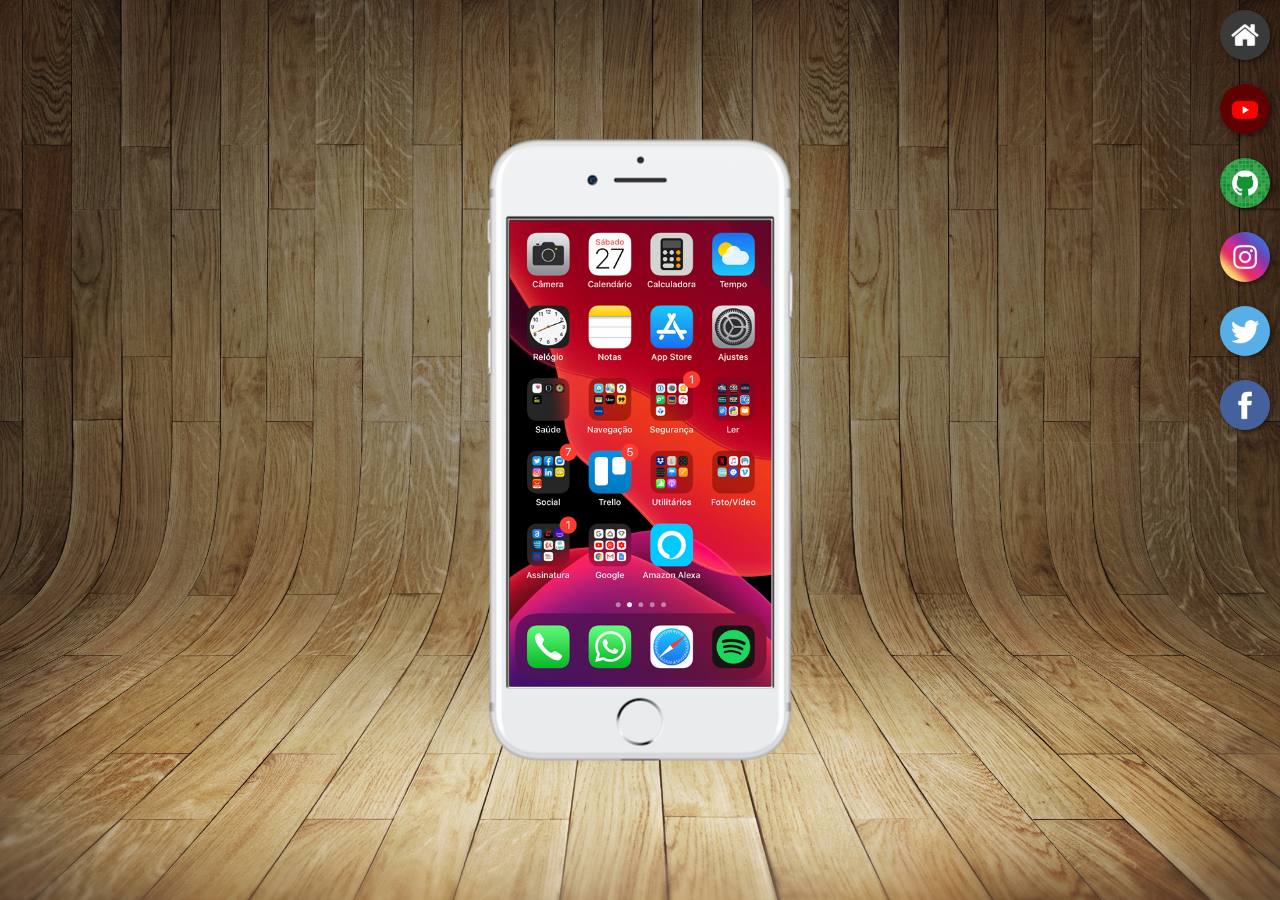
<file: index.html>
<!DOCTYPE html>
<html lang="pt-br">
<head>
    <meta charset="UTF-8">
    <meta name="viewport" content="width=device-width, initial-scale=1.0">
    <link rel="shortcut icon" href="favicon.ico" type="image/x-icon">
    <title>Projeto redes Sociais</title>
    <link rel="stylesheet" href="estilo/style.css">
</head>

<body>
    <main>
        <section id="telefone">
        <iframe src="home.html" name="tela" id="tela" ></iframe>
        </section>
        <section id="redes-sociais">
        <a href="" target="tela" ><img src="imagens/logo-home.jpg" alt="home"></a><br>
        <a href="youtube.html" target="tela" ><img src="imagens/logo-youtube.jpg" alt="youtube"></a><br>
        <a href="github.html" target="tela" ><img src="imagens/logo-github.jpg" alt="github"></a><br>
        <a href="instagram.html" target="tela" ><img src="imagens/logo-instagram.jpg" alt="instagram"></a><br>
        <a href="x.html" target="tela" ><img src="imagens/logo-twitter.jpg" alt="twitter"></a><br>
        <a href="facebook.html" target="tela" ><img src="imagens/logo-facebook.jpg" alt="face"></a><br>
        </section>
    </main>
</body>
</html>
</file>
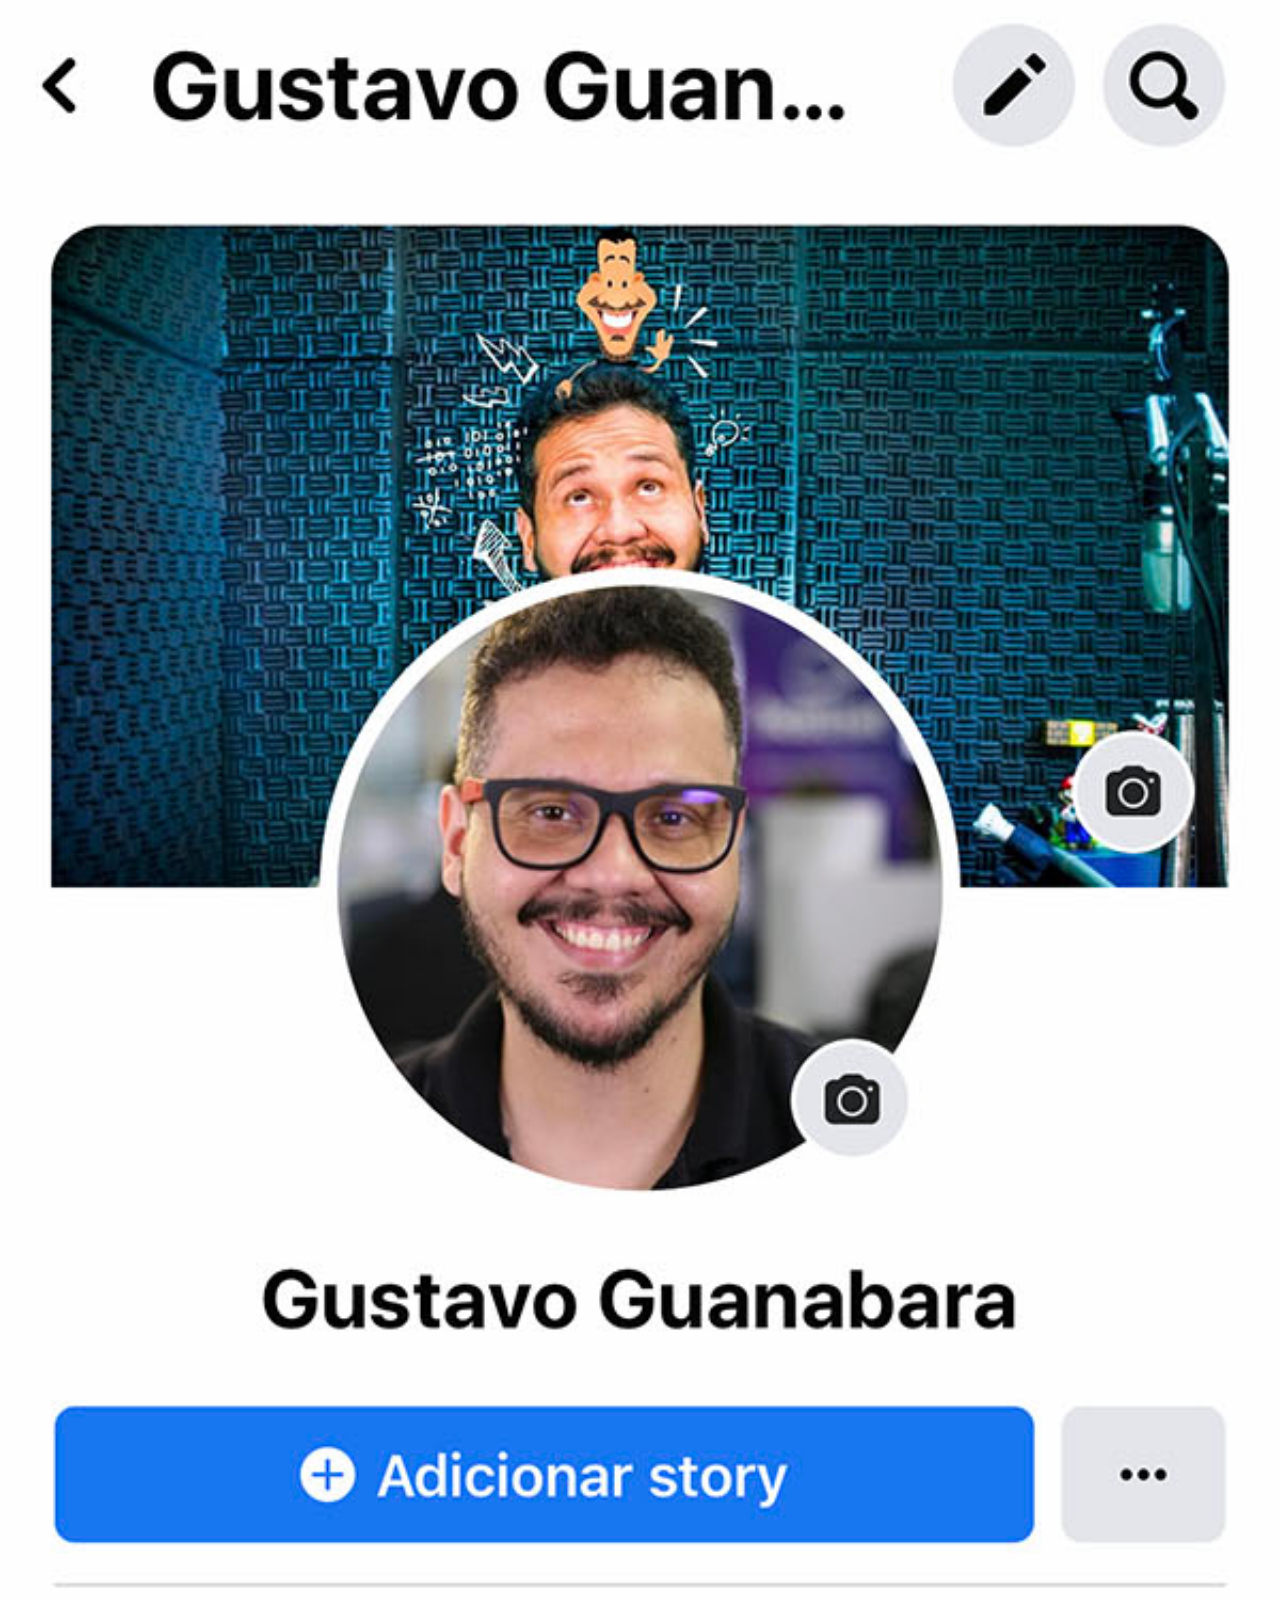
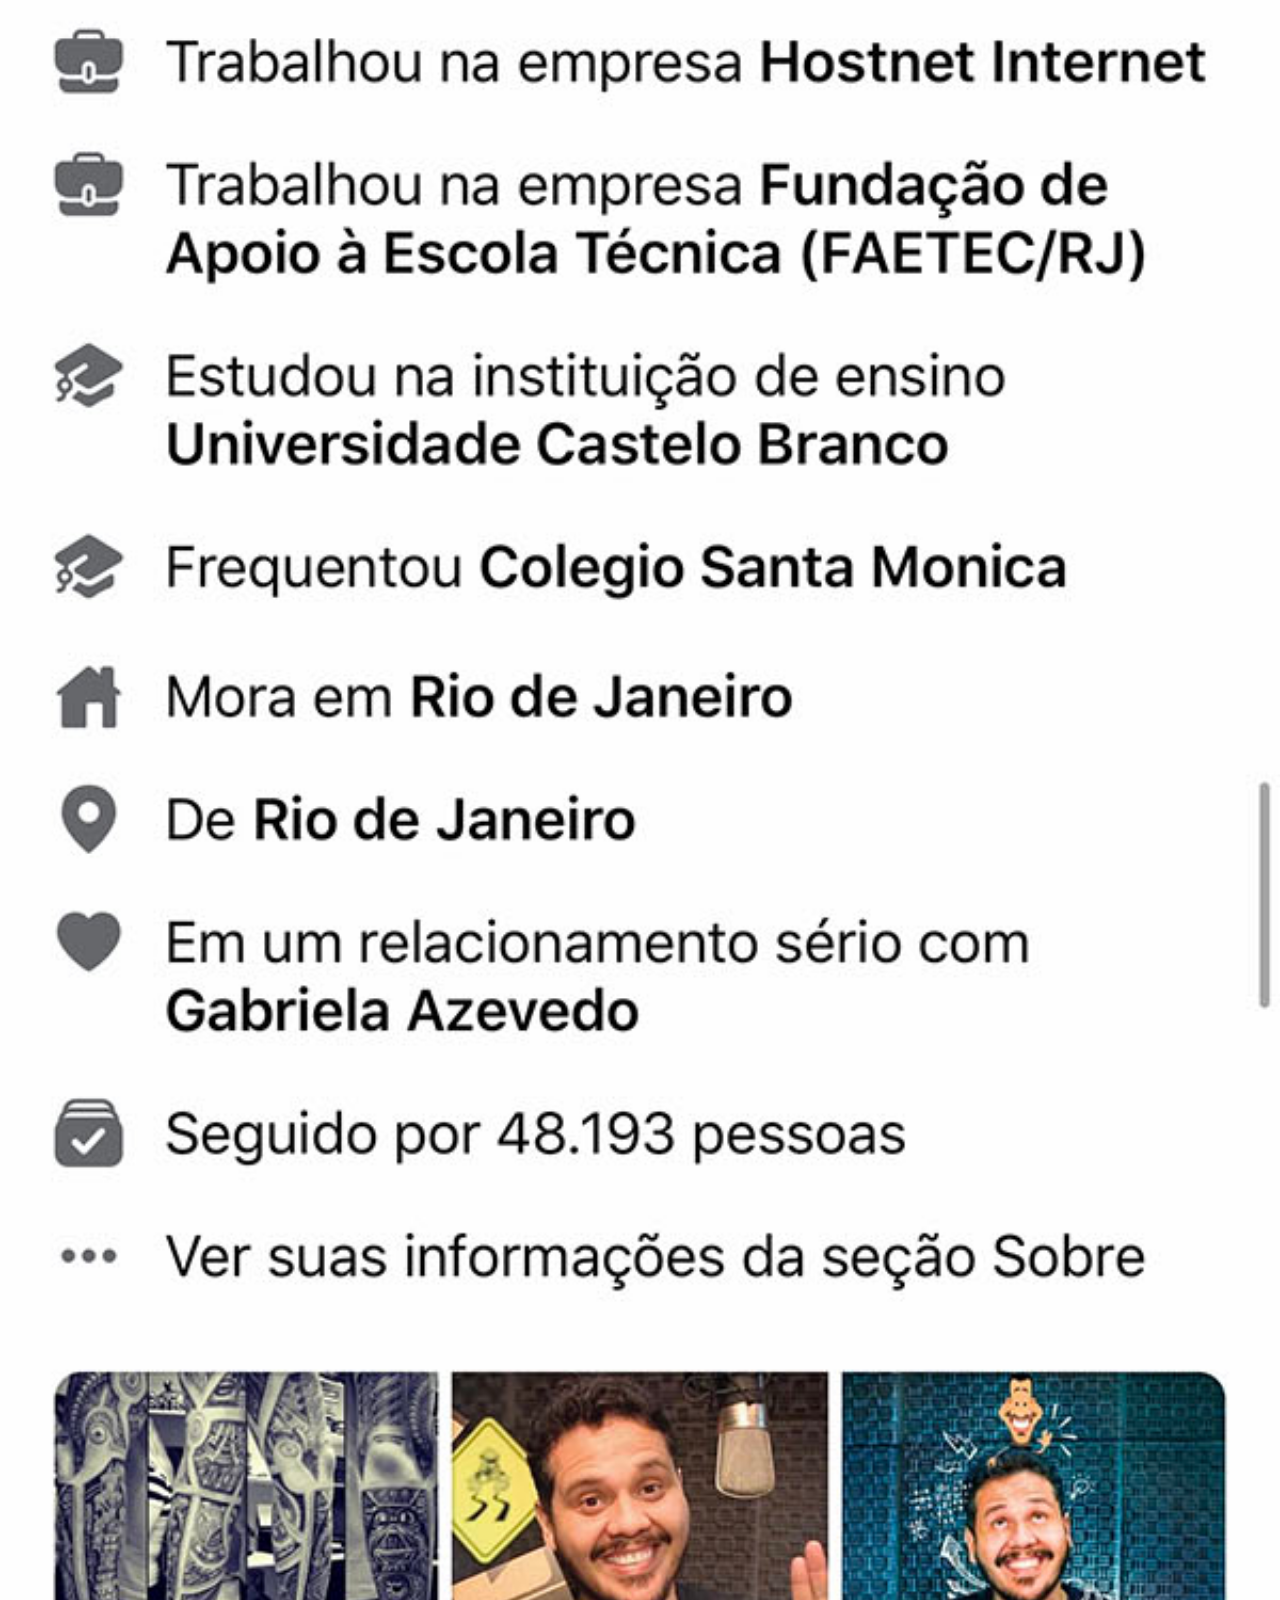
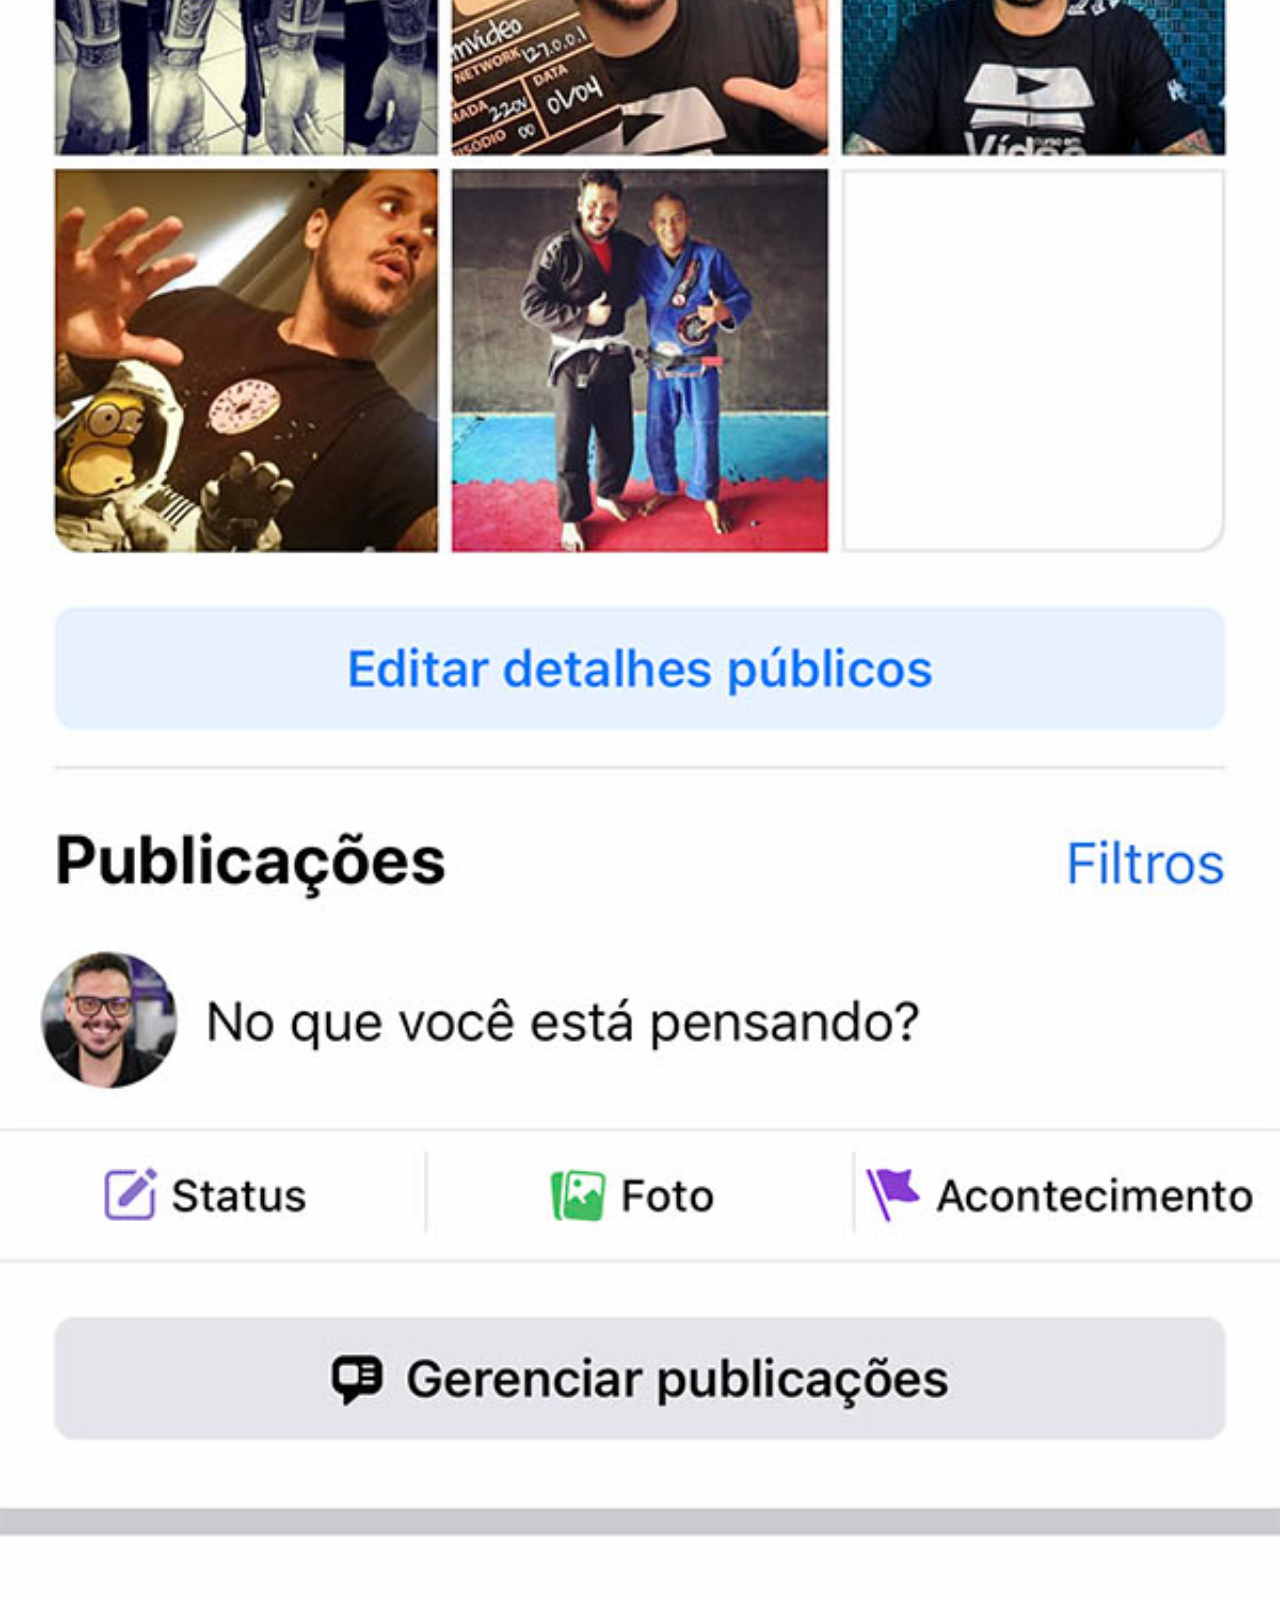
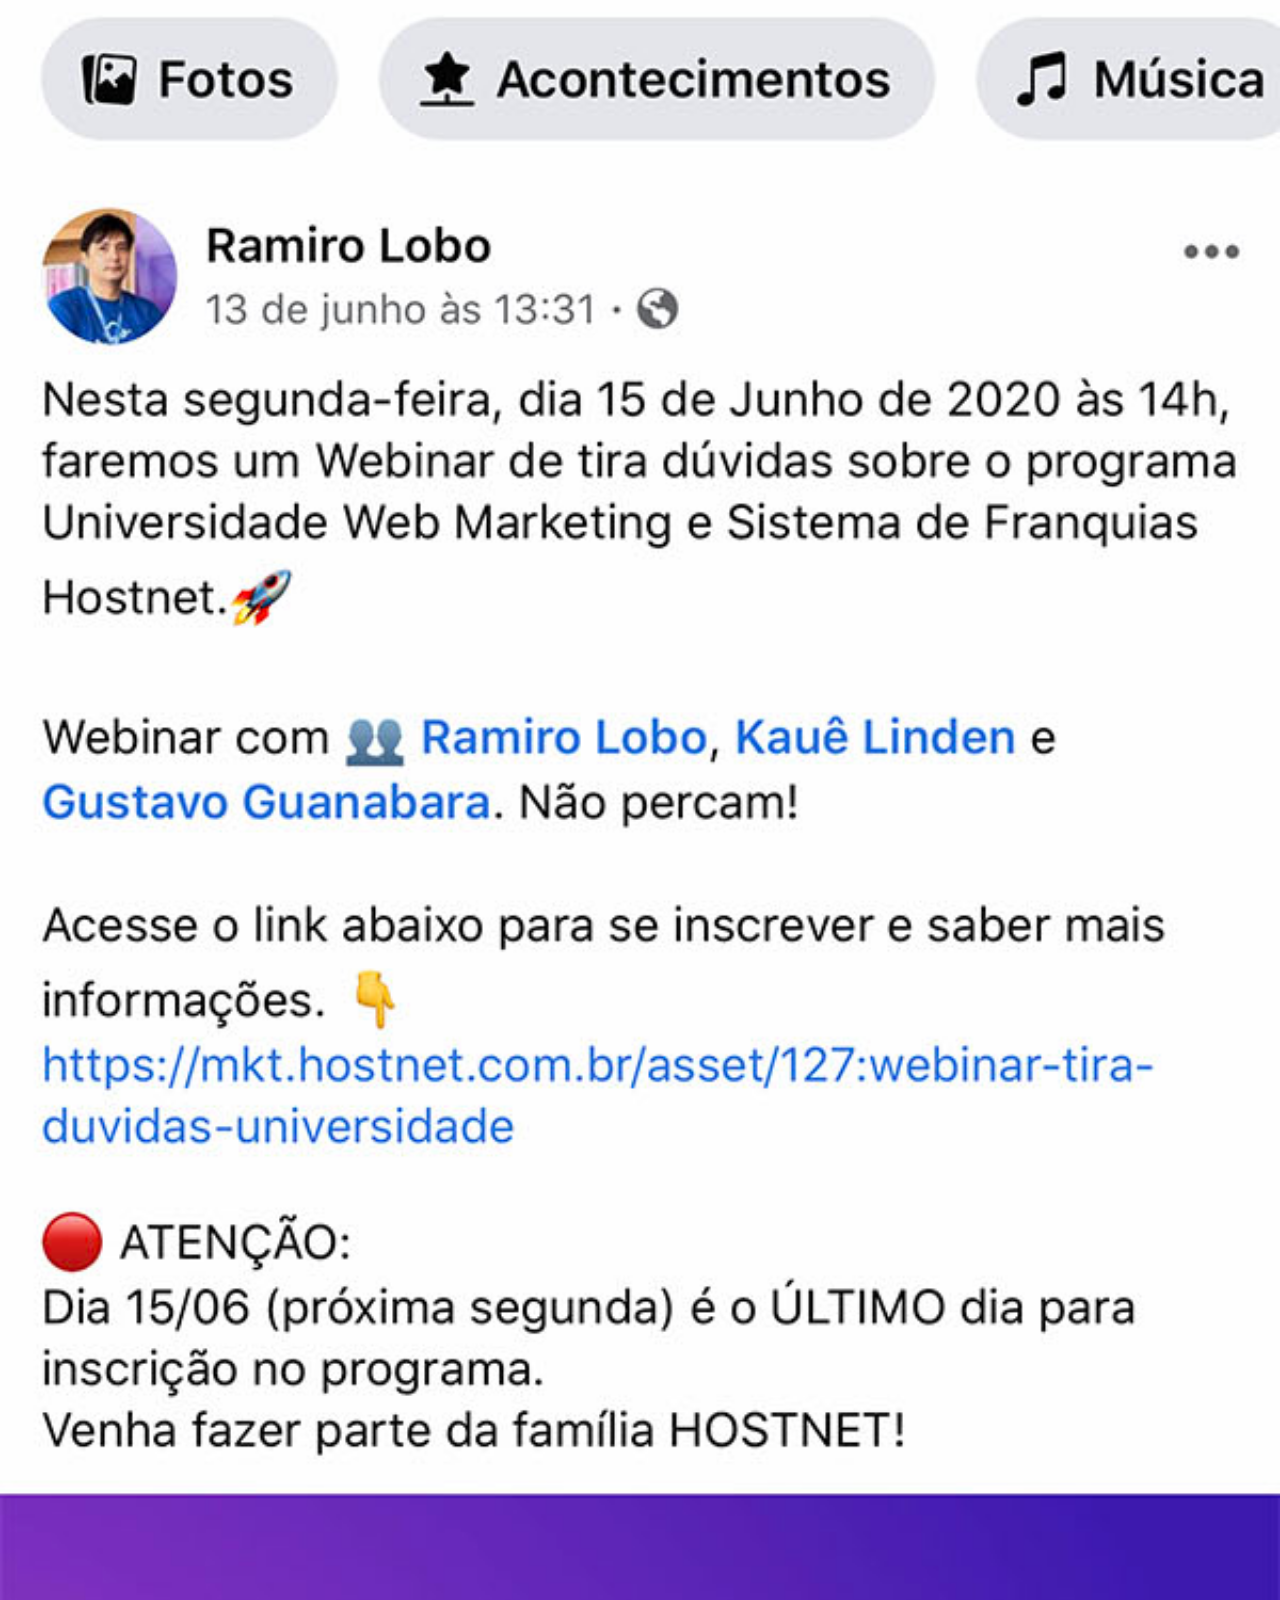
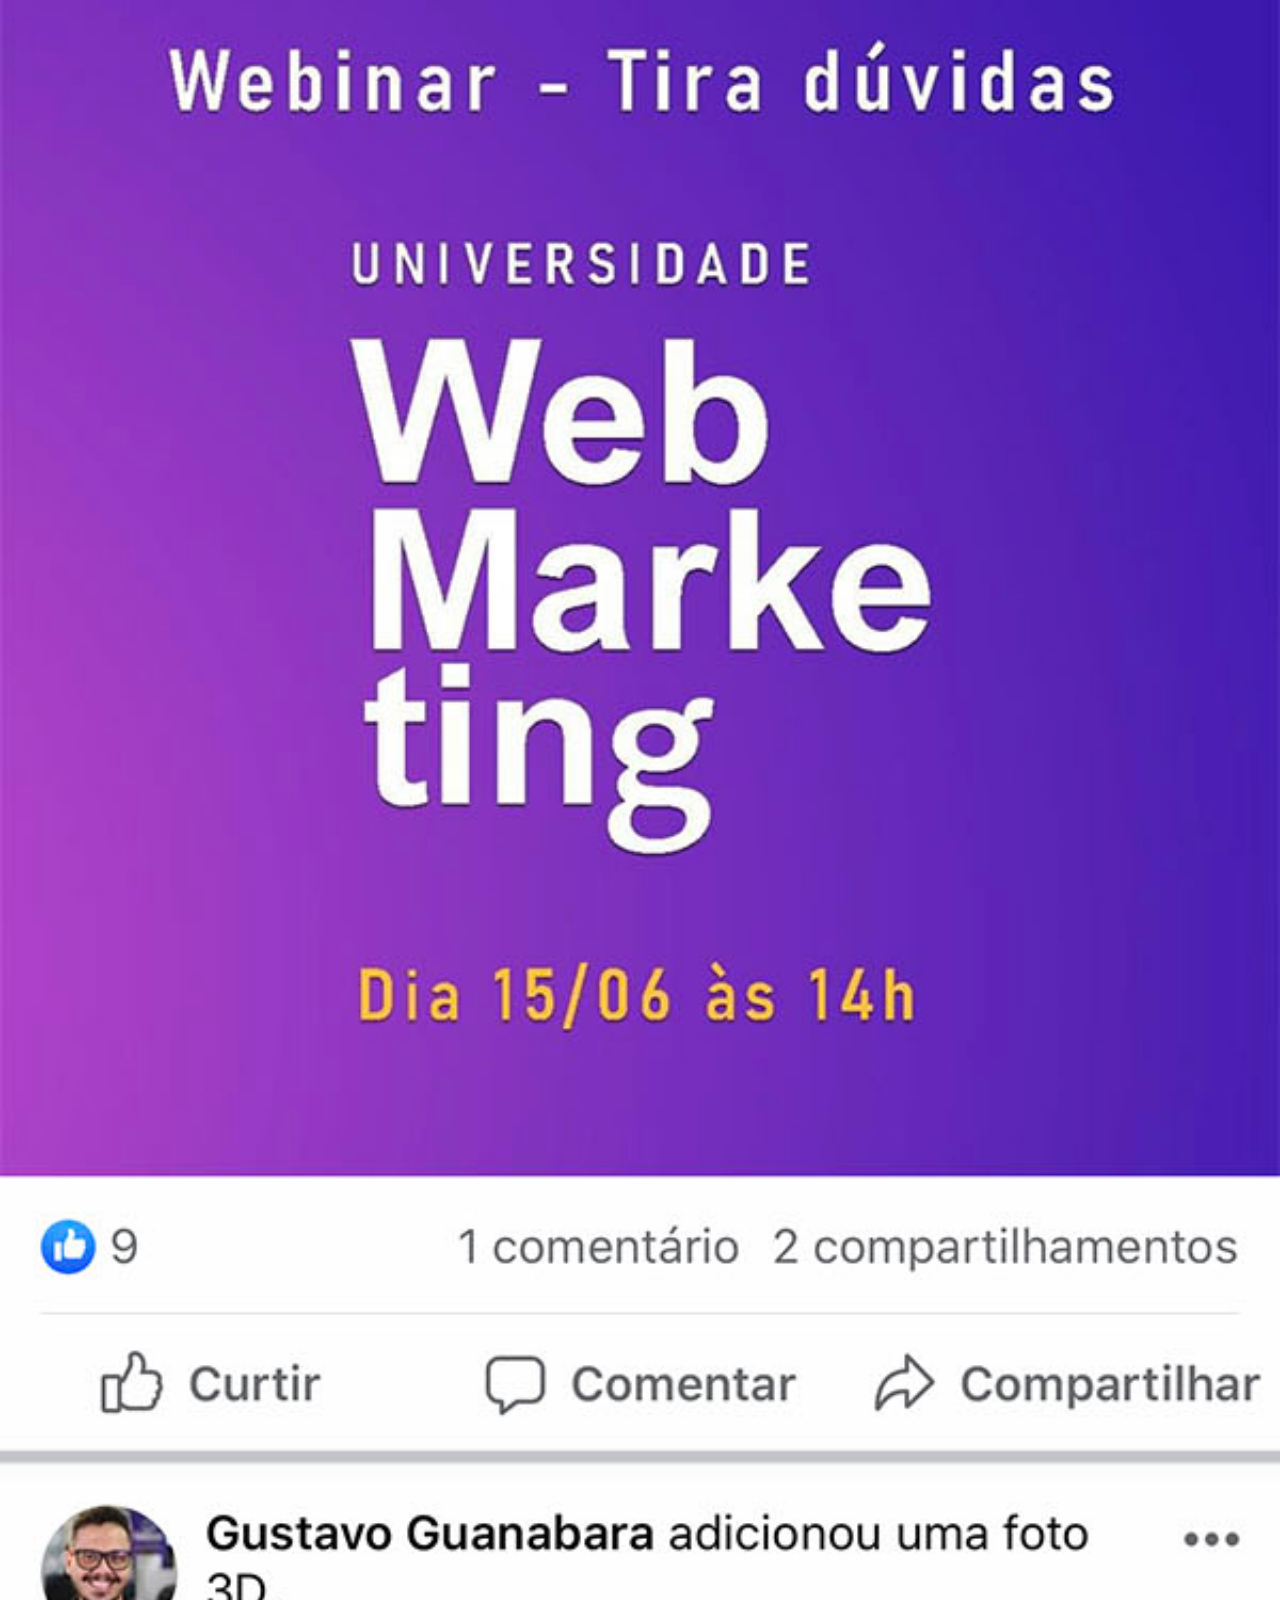
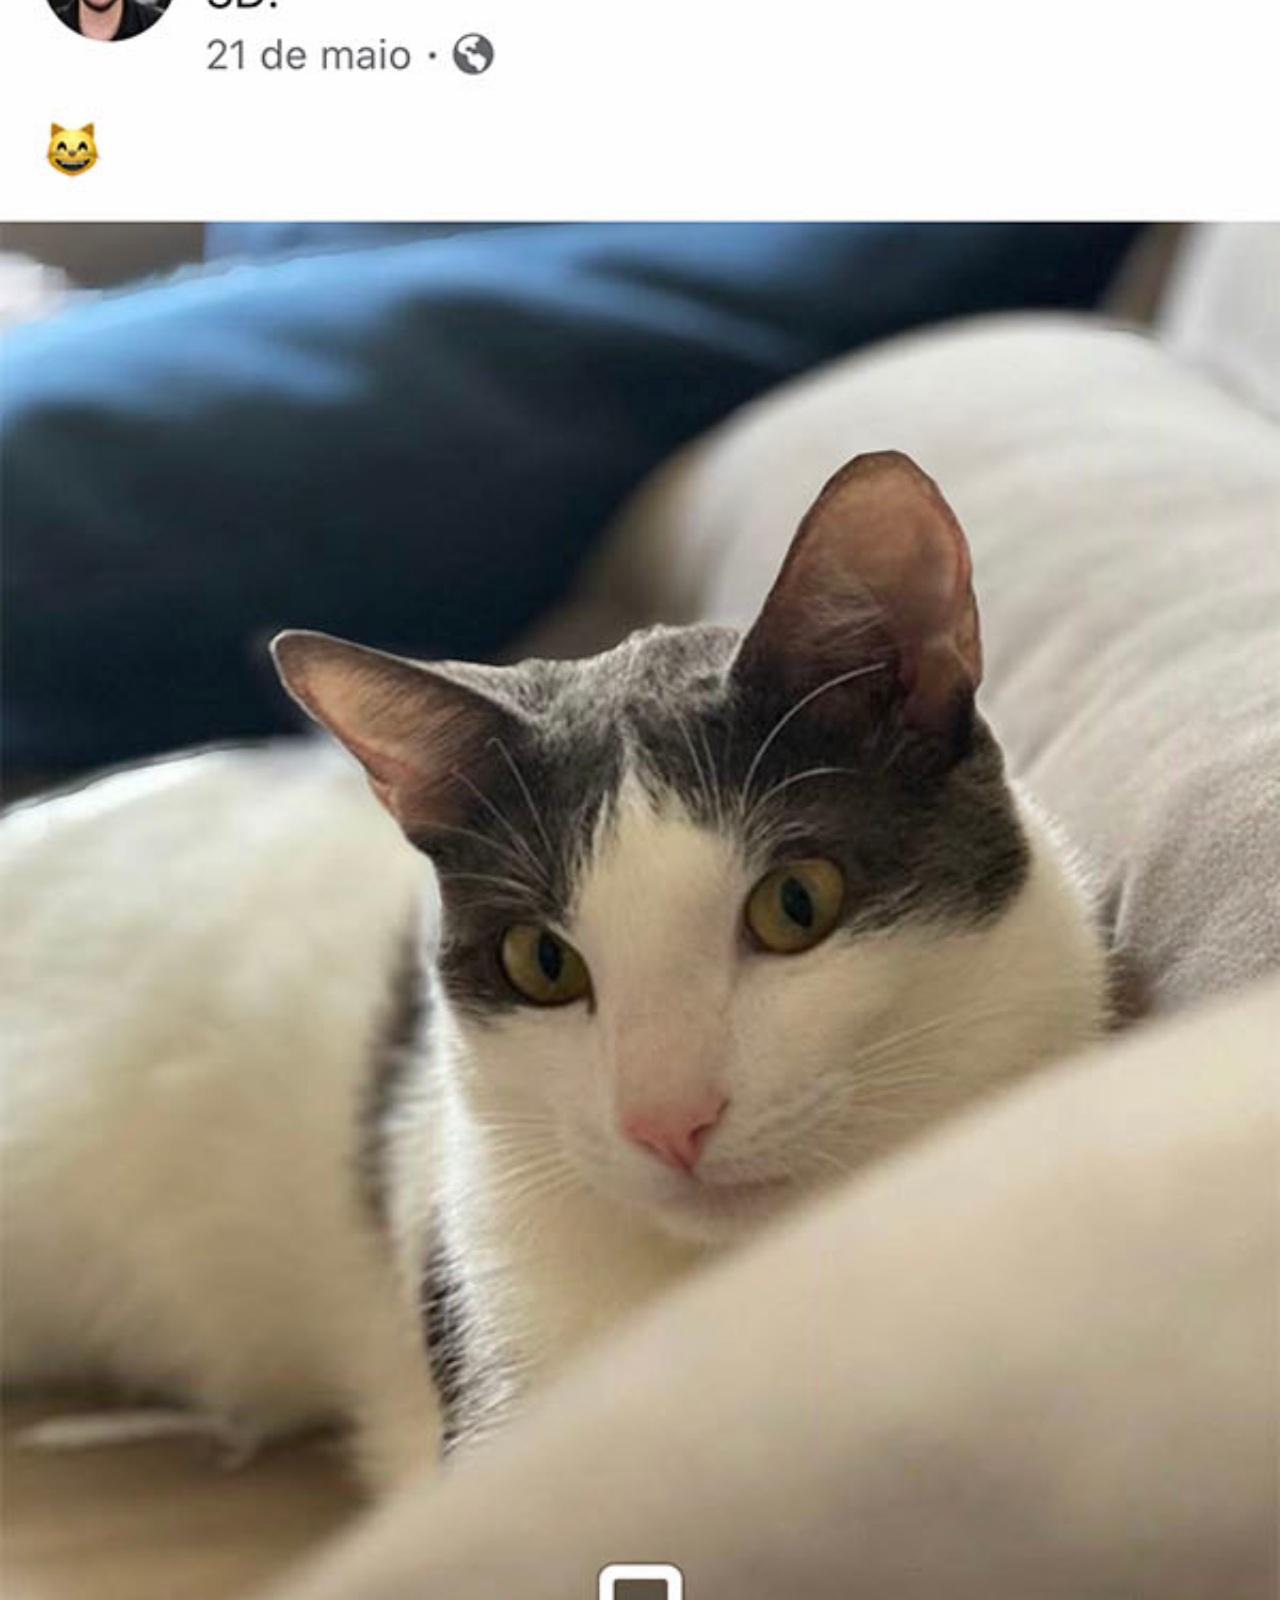
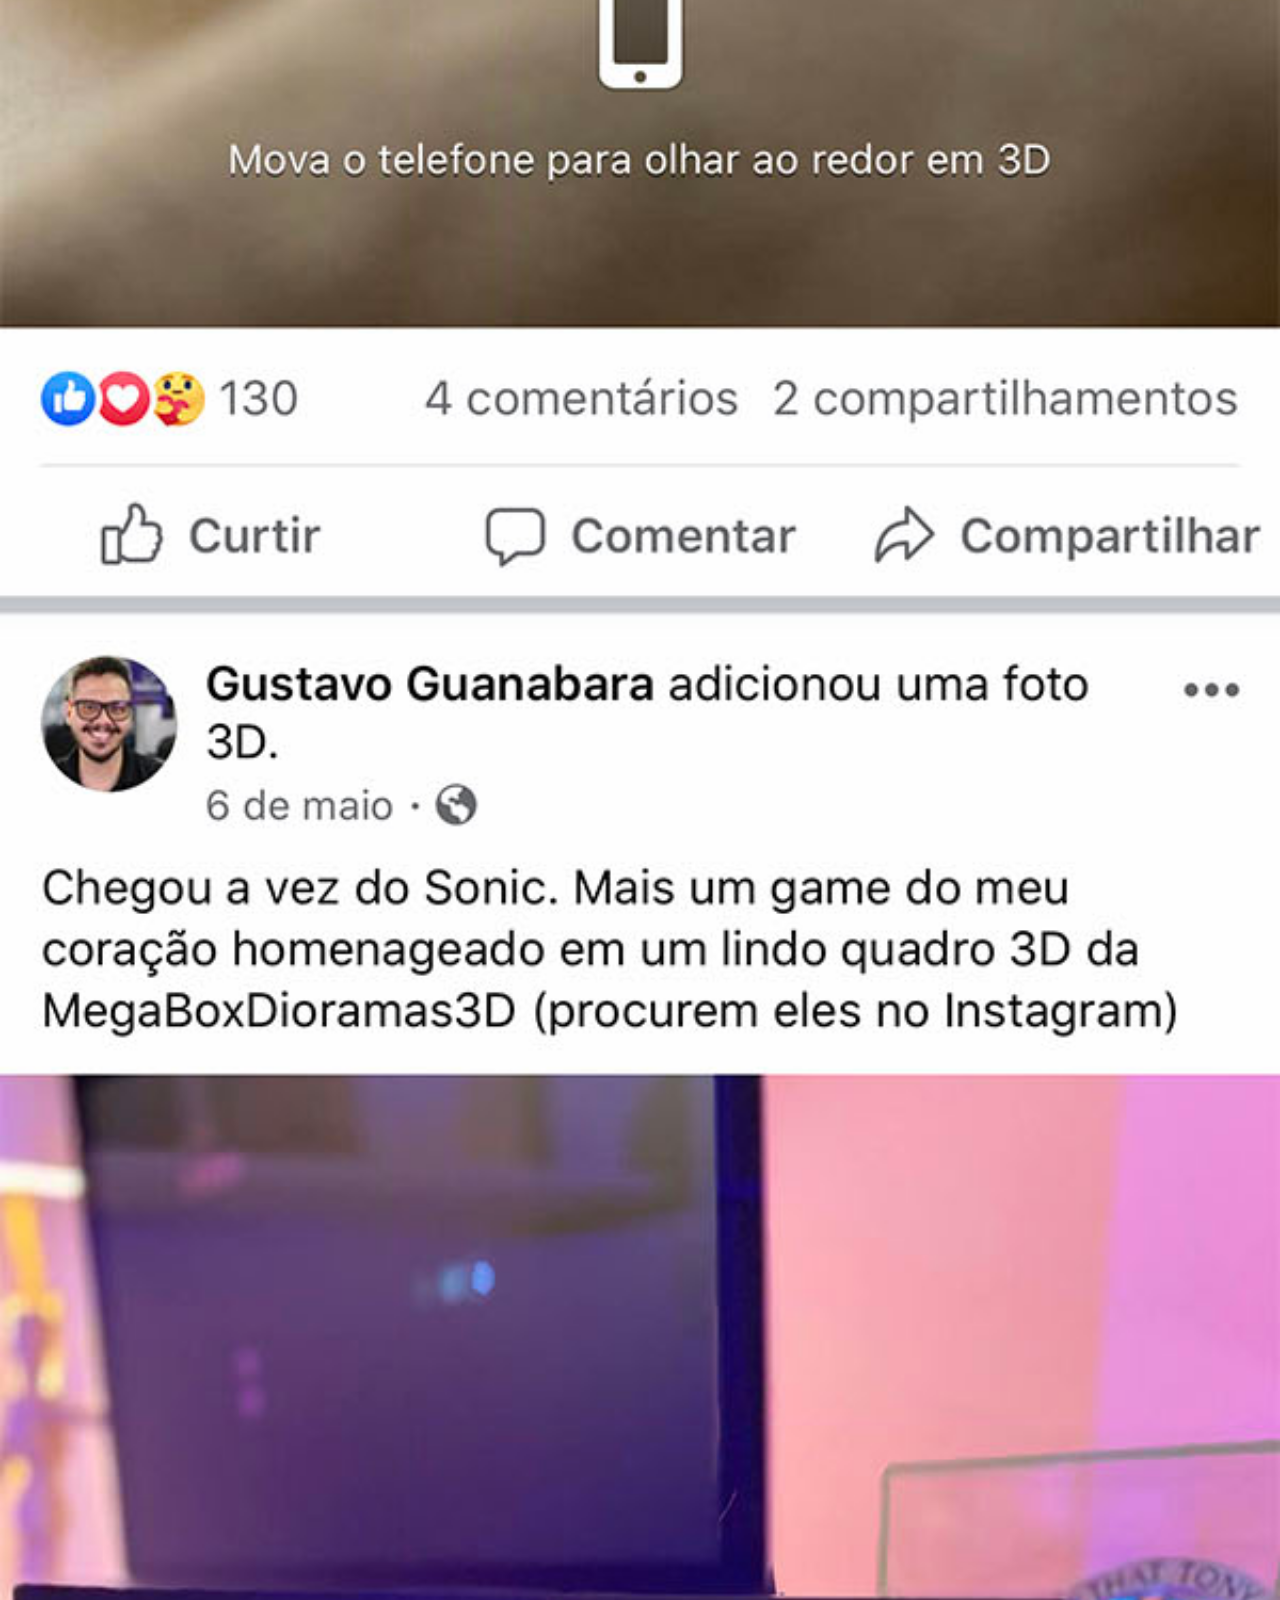
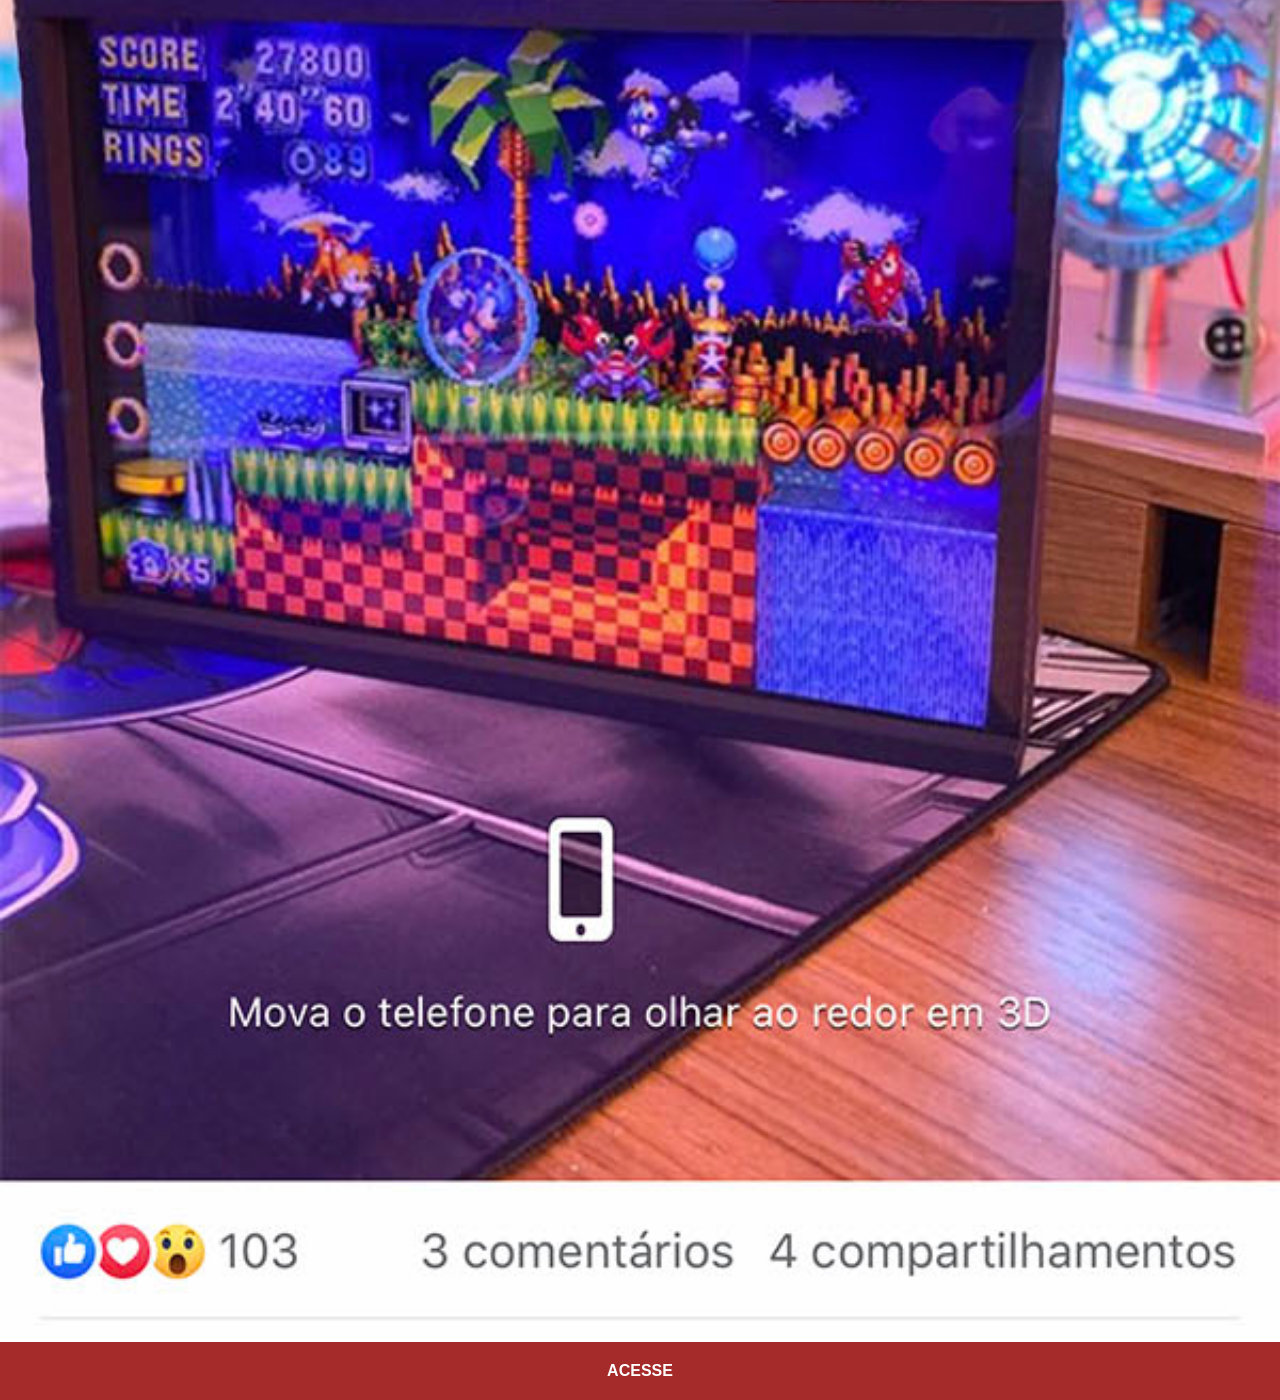
<file: facebook.html>
<!DOCTYPE html>
<html lang="pt-br">
<head>
    <meta charset="UTF-8">
    <meta name="viewport" content="width=device-width, initial-scale=1.0">
    <title>Facebook</title>
    <link rel="stylesheet" href="estilo/social.css">
</head>
<body>
  <img src="imagens/tela-facebook.jpg" alt="facebook">
  <a href="https://www.facebook.com/gustavoguanabara/" target="_blank">ACESSE</a>  
</body>
</html>
</file>
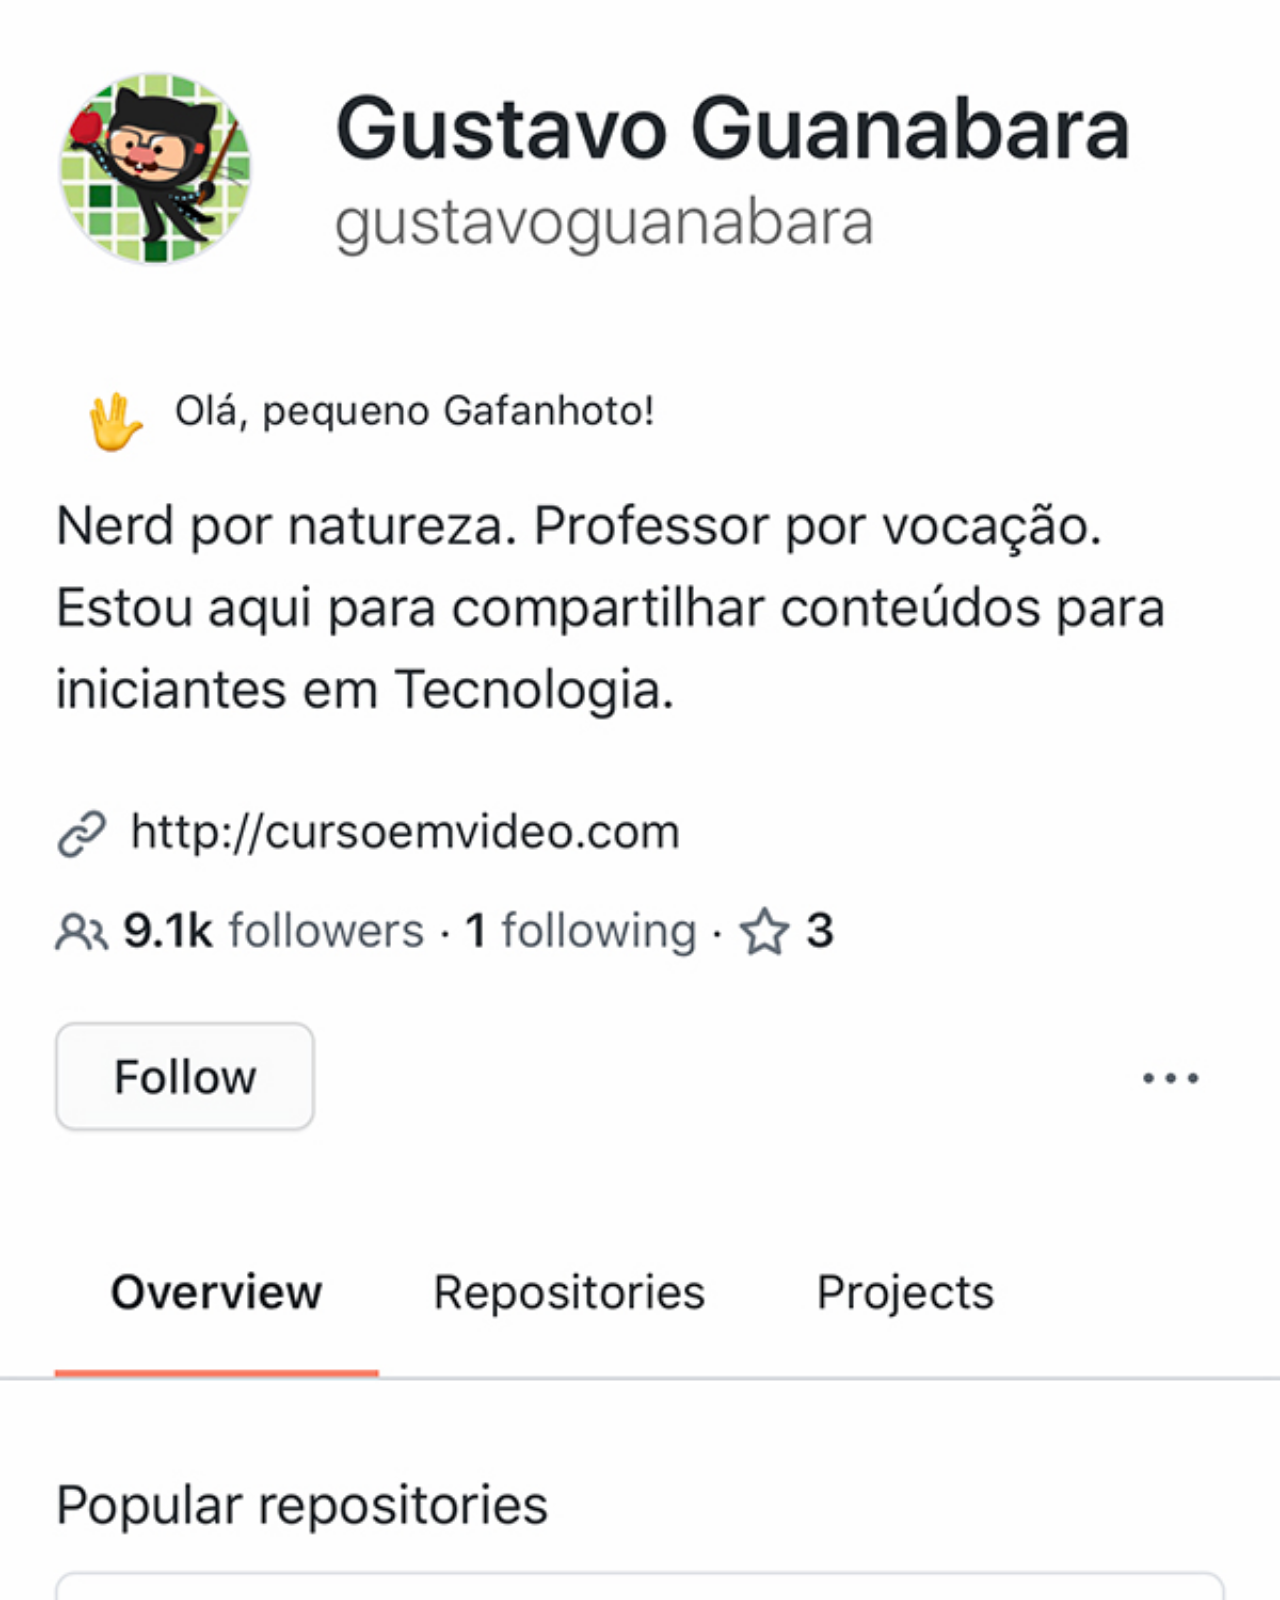
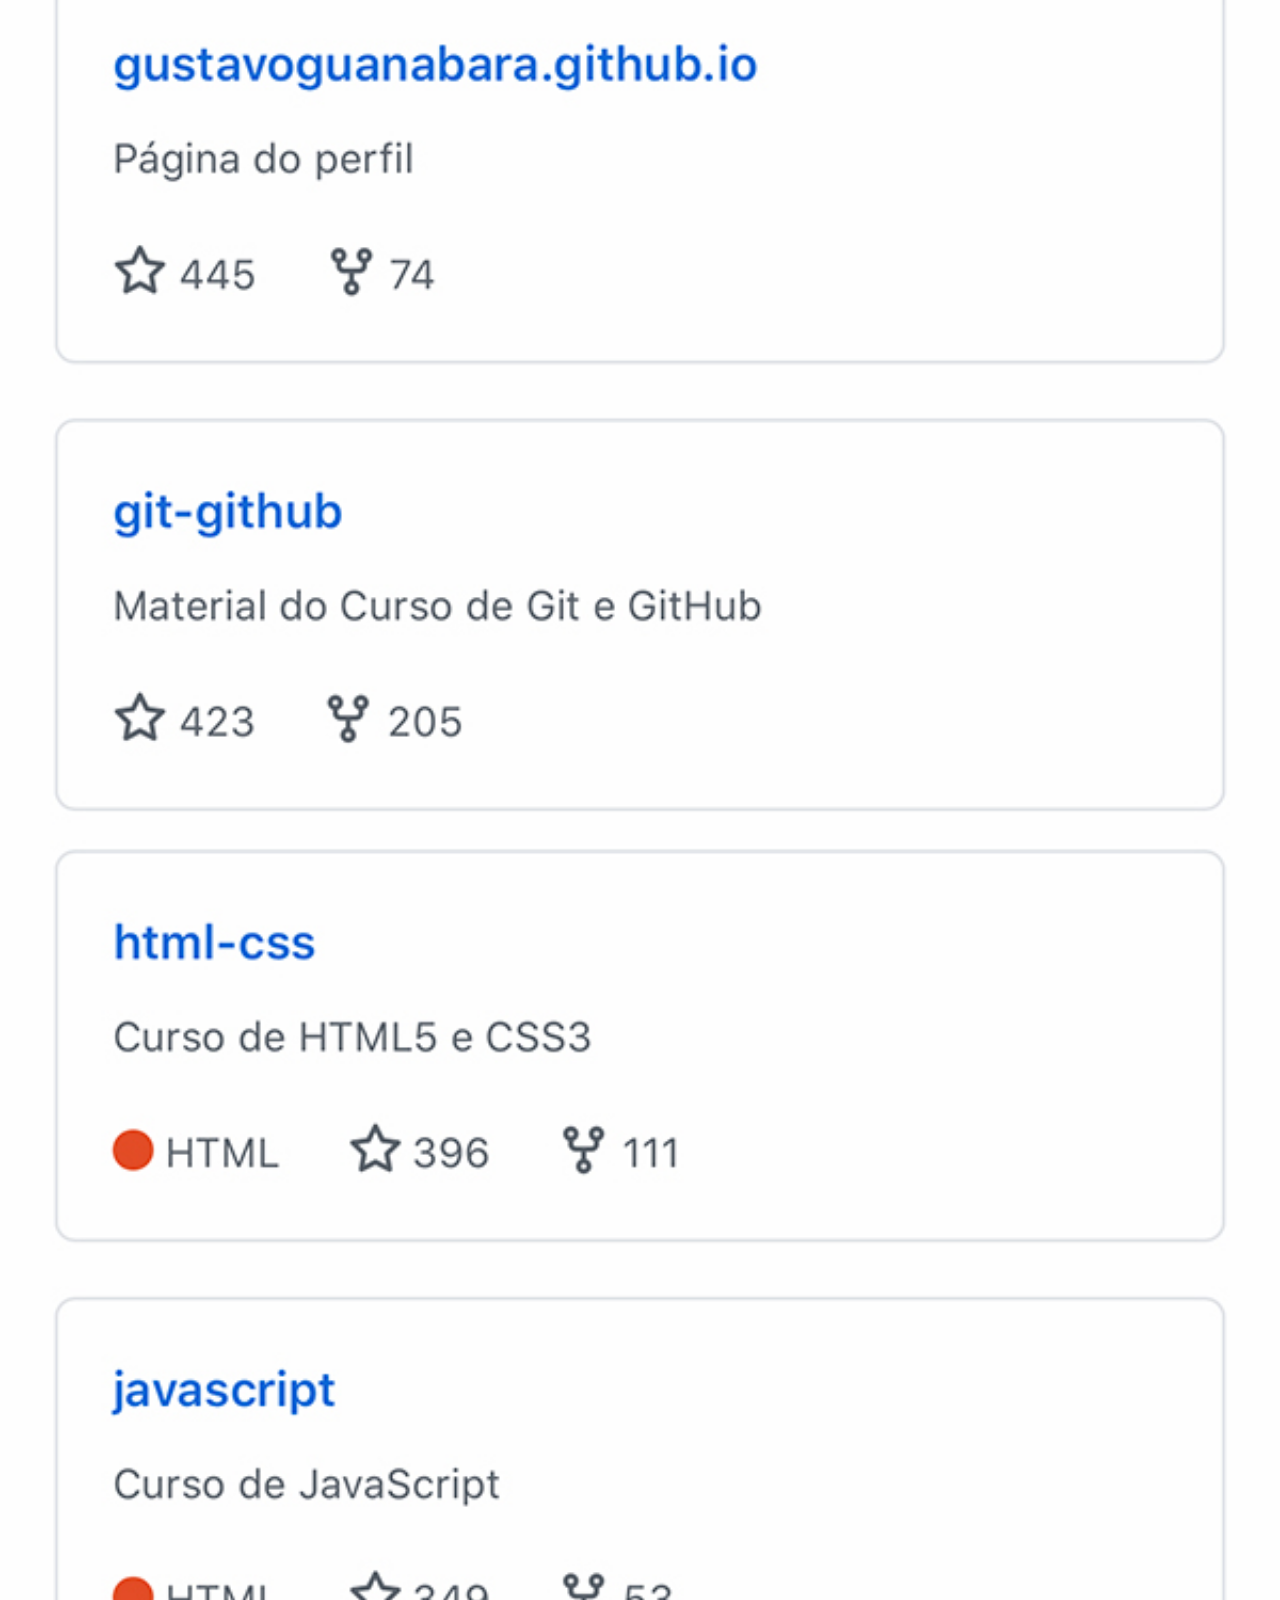
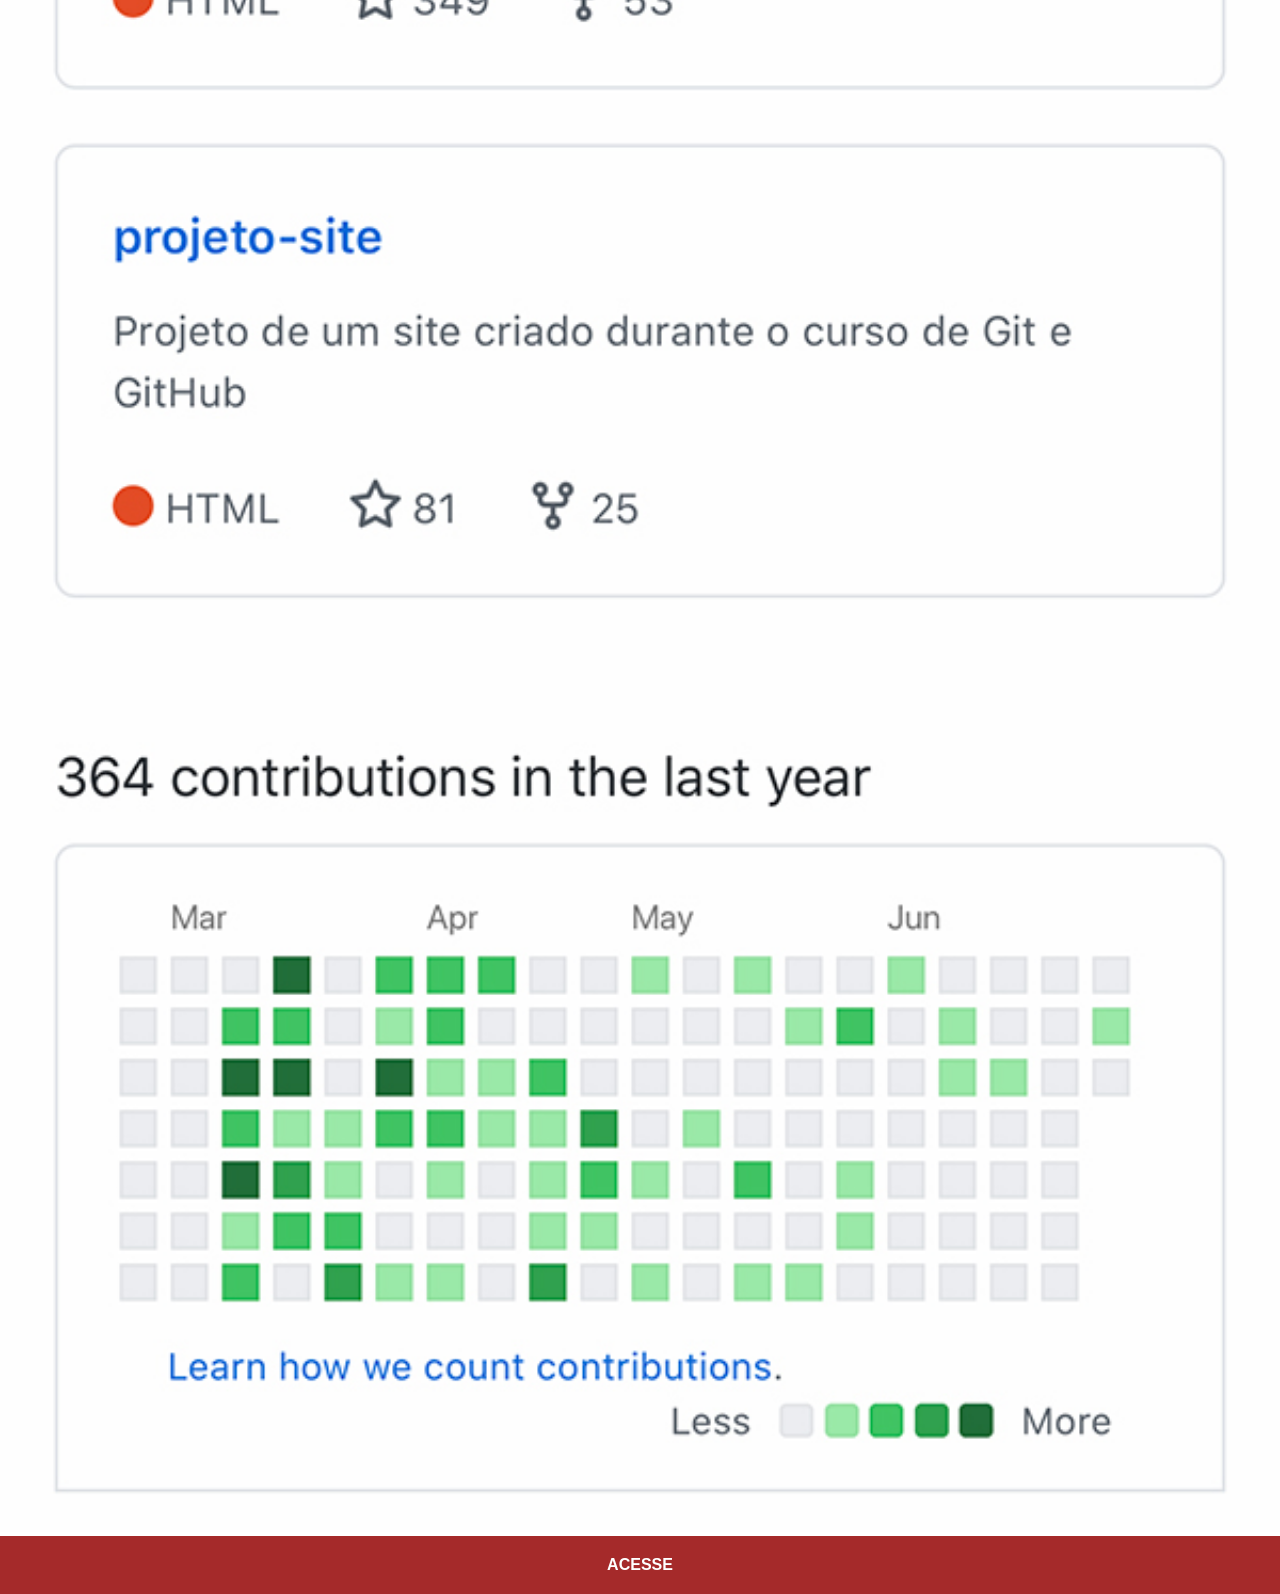
<file: github.html>
<!DOCTYPE html>
<html lang="pt-br">
<head>
    <meta charset="UTF-8">
    <meta name="viewport" content="width=device-width, initial-scale=1.0">
    <title>GitHub</title>
    <link rel="stylesheet" href="estilo/social.css">
</head>
<body>
    <img src="imagens/tela-github.jpg" alt="github">
   <a href="https://github.com/gustavoguanabara/" target="_blank">ACESSE</a> 
</body>
</html>
</file>
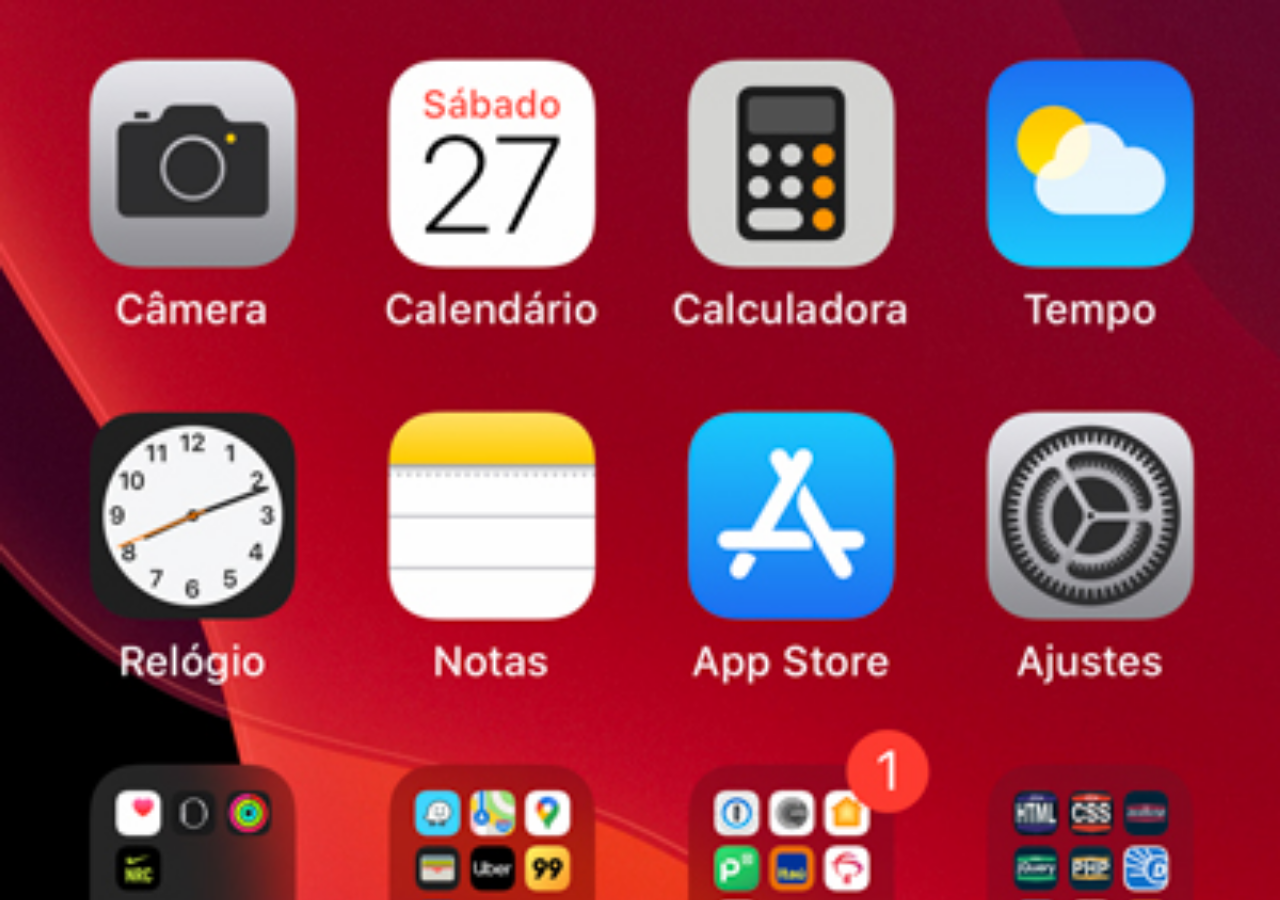
<file: home.html>
<!DOCTYPE html>
<html lang="pt-br">
<head>
    <meta charset="UTF-8">
    <meta name="viewport" content="width=device-width, initial-scale=1.0">
    <title>Home</title>
    <style>
        *{
            margin: 0;
            padding: 0;
        }
        body{
            width: 100vw;
            height: 100vh;
            background: black url('imagens/tela-home.jpg') no-repeat top center;
            background-size: cover;
        }
    </style>
</head>
<body>
    
</body>
</html>
</file>
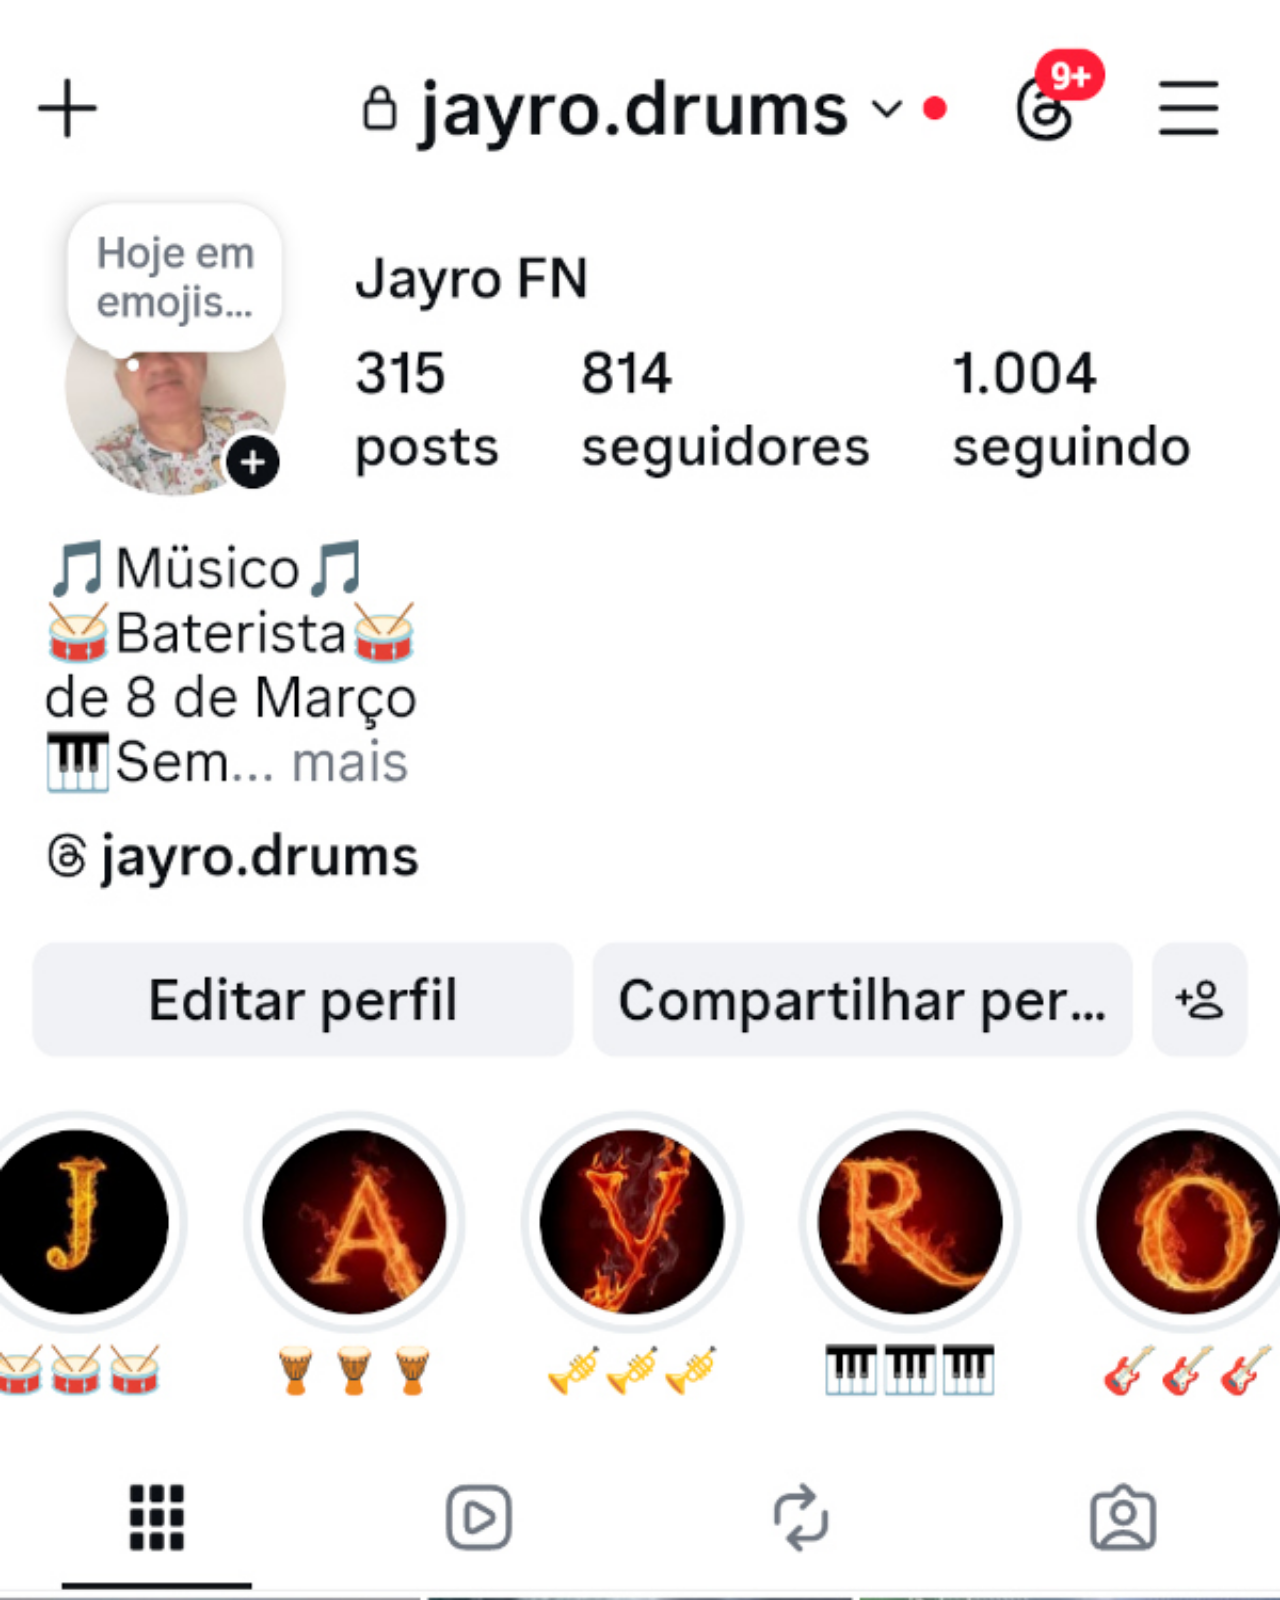
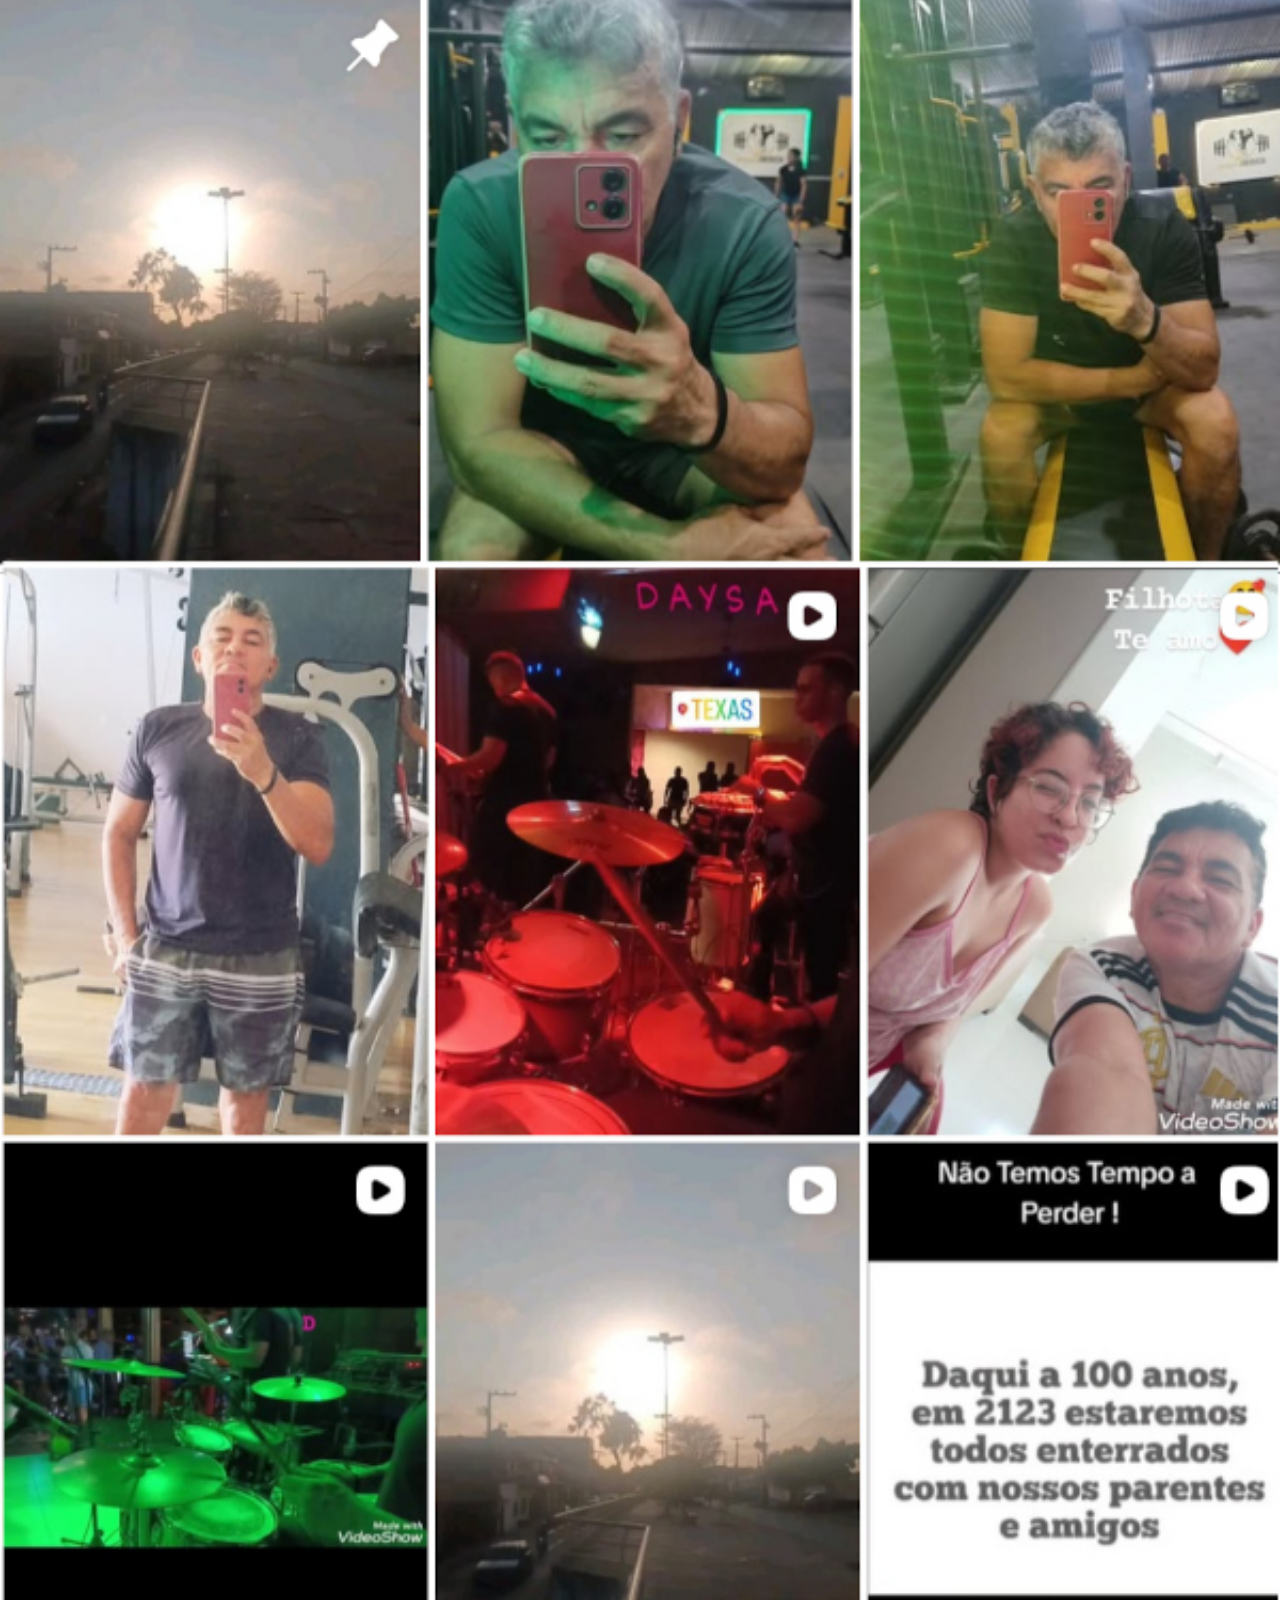
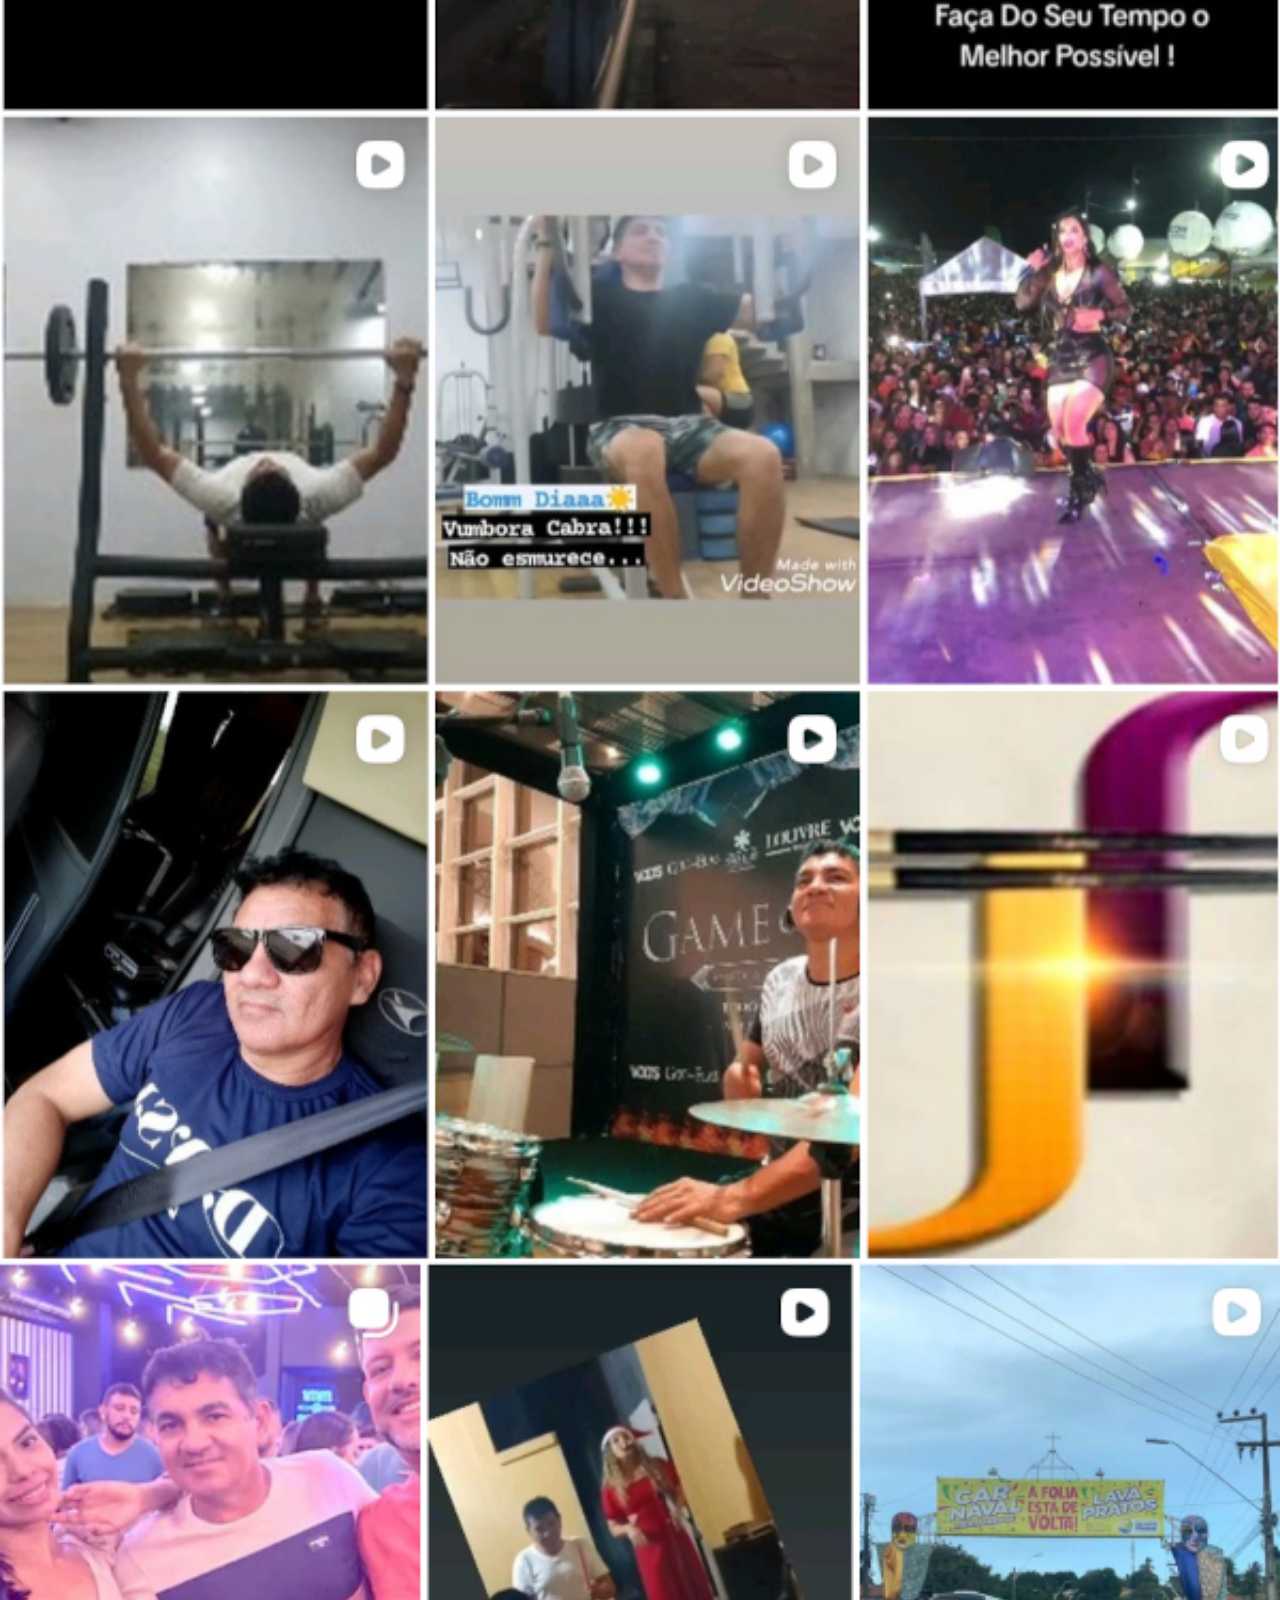
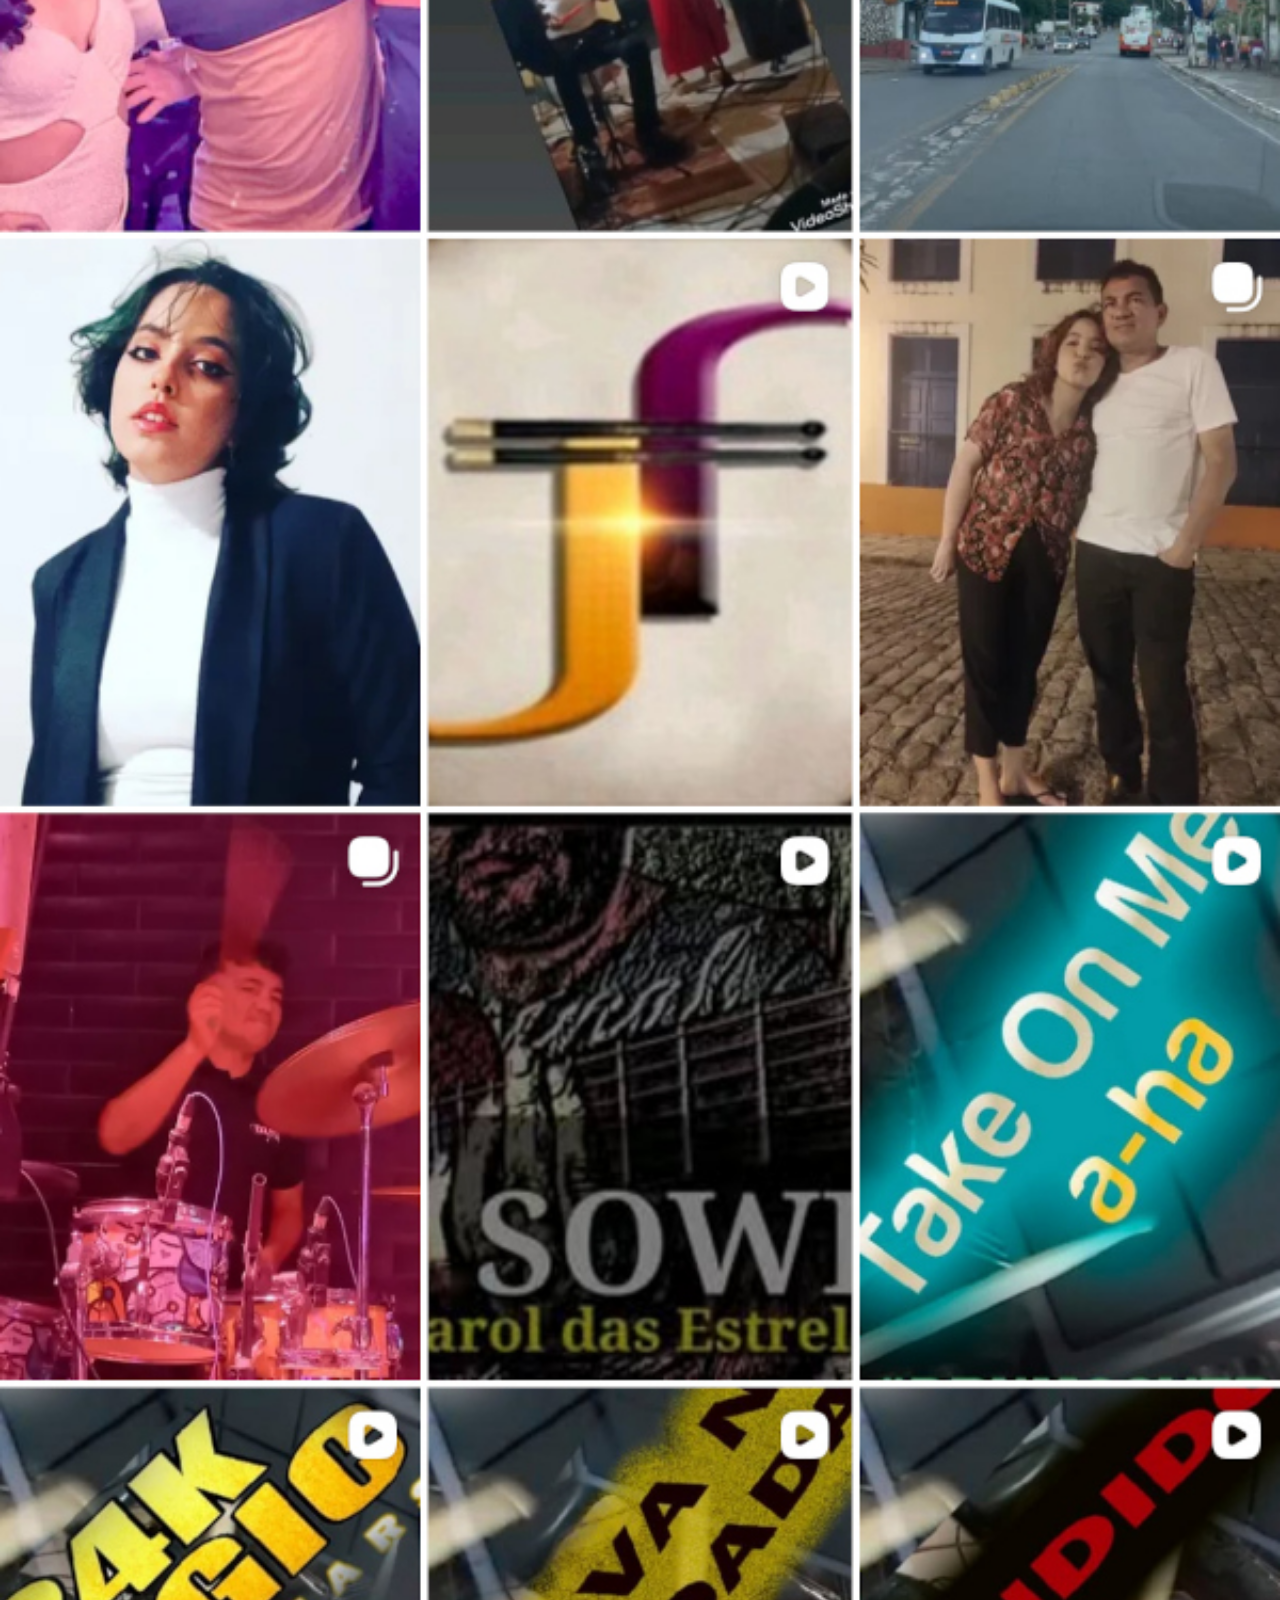
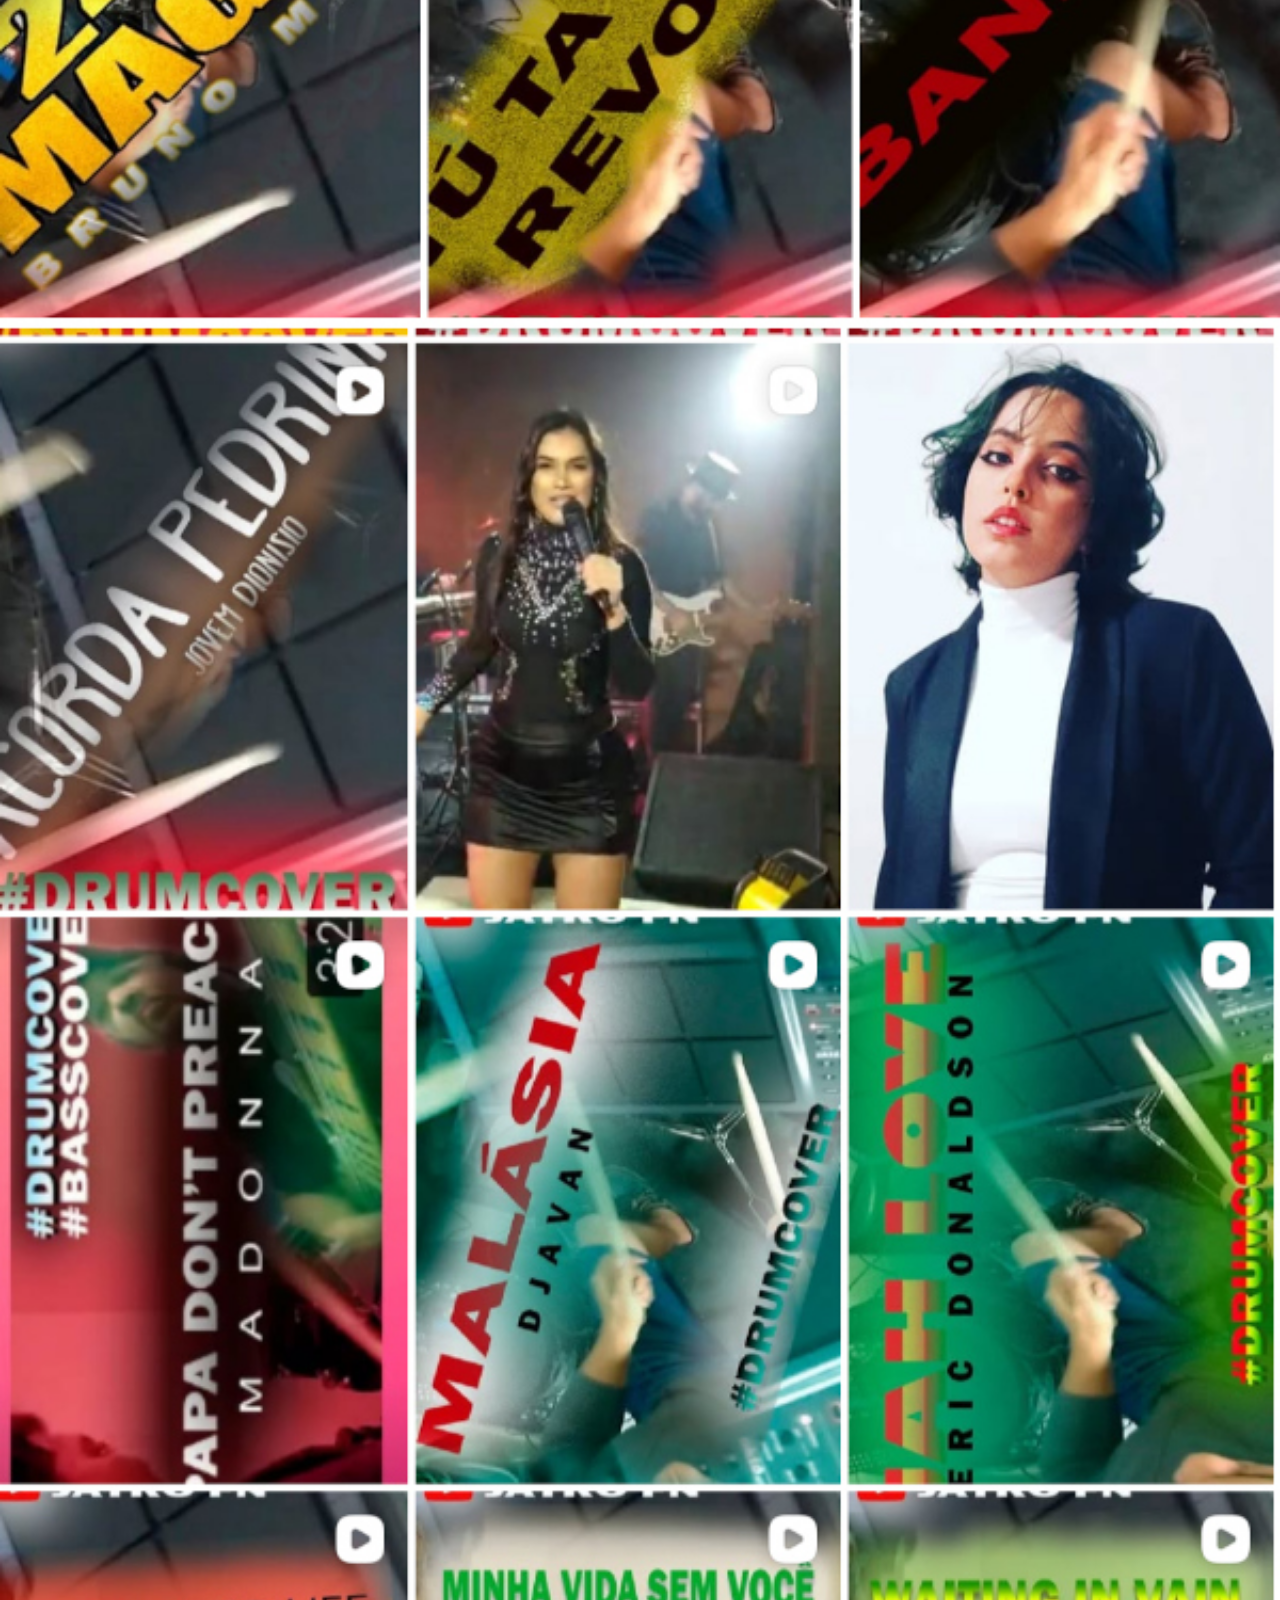
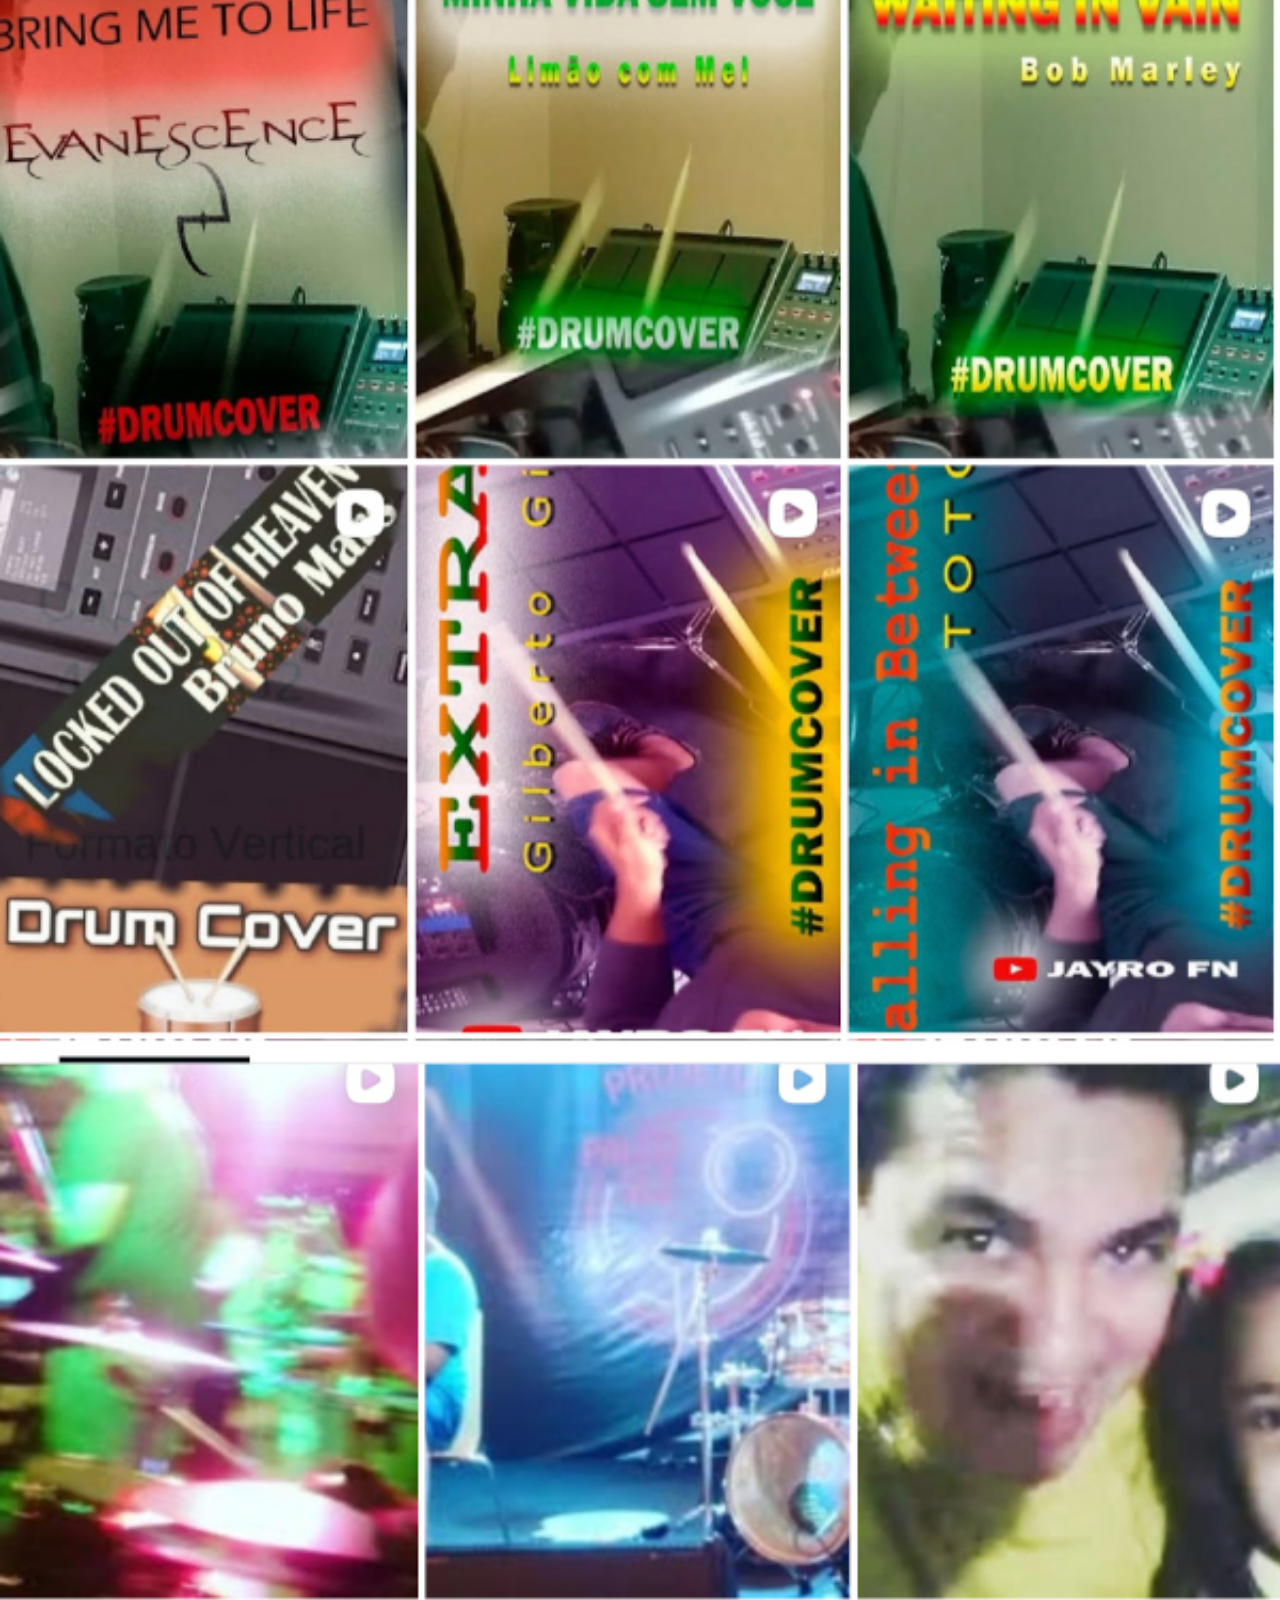
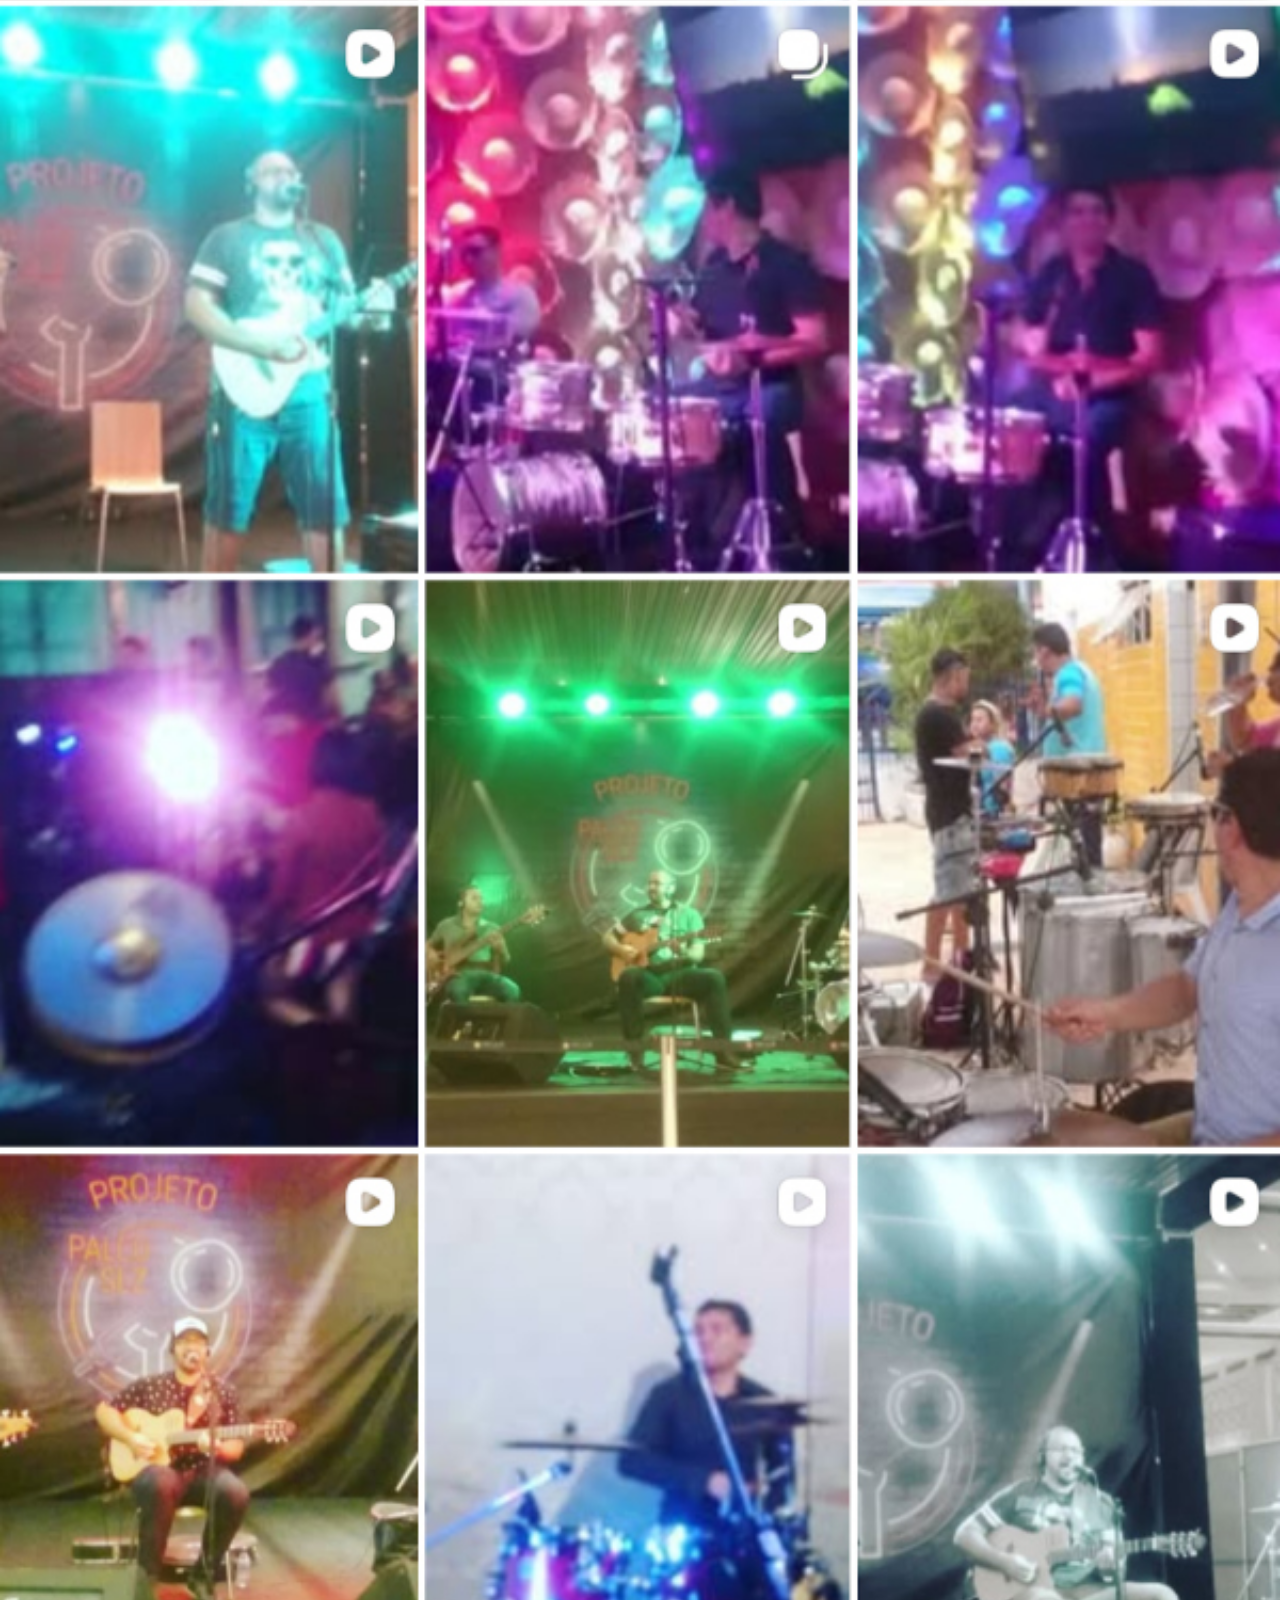
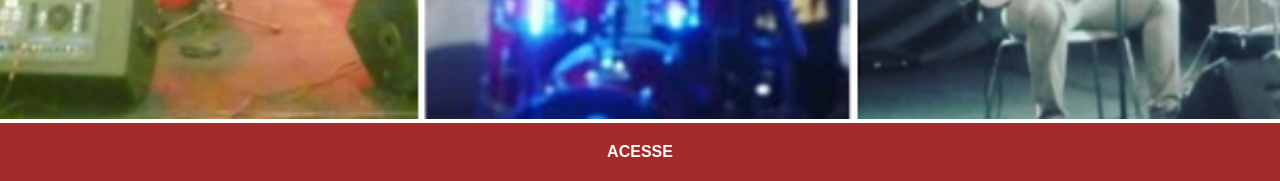
<file: instagram.html>
<!DOCTYPE html>
<html lang="pt-br">
<head>
    <meta charset="UTF-8">
    <meta name="viewport" content="width=device-width, initial-scale=1.0">
    <title>Instagram</title>
    <link rel="stylesheet" href="estilo/social.css">
</head>
<body>
   <img src="imagens/tela-insta.jpg" alt="instagram">
   <a href="https://www.instagram.com/jayro.drums" target="_blank">ACESSE</a> 
</body>
</html>
</file>
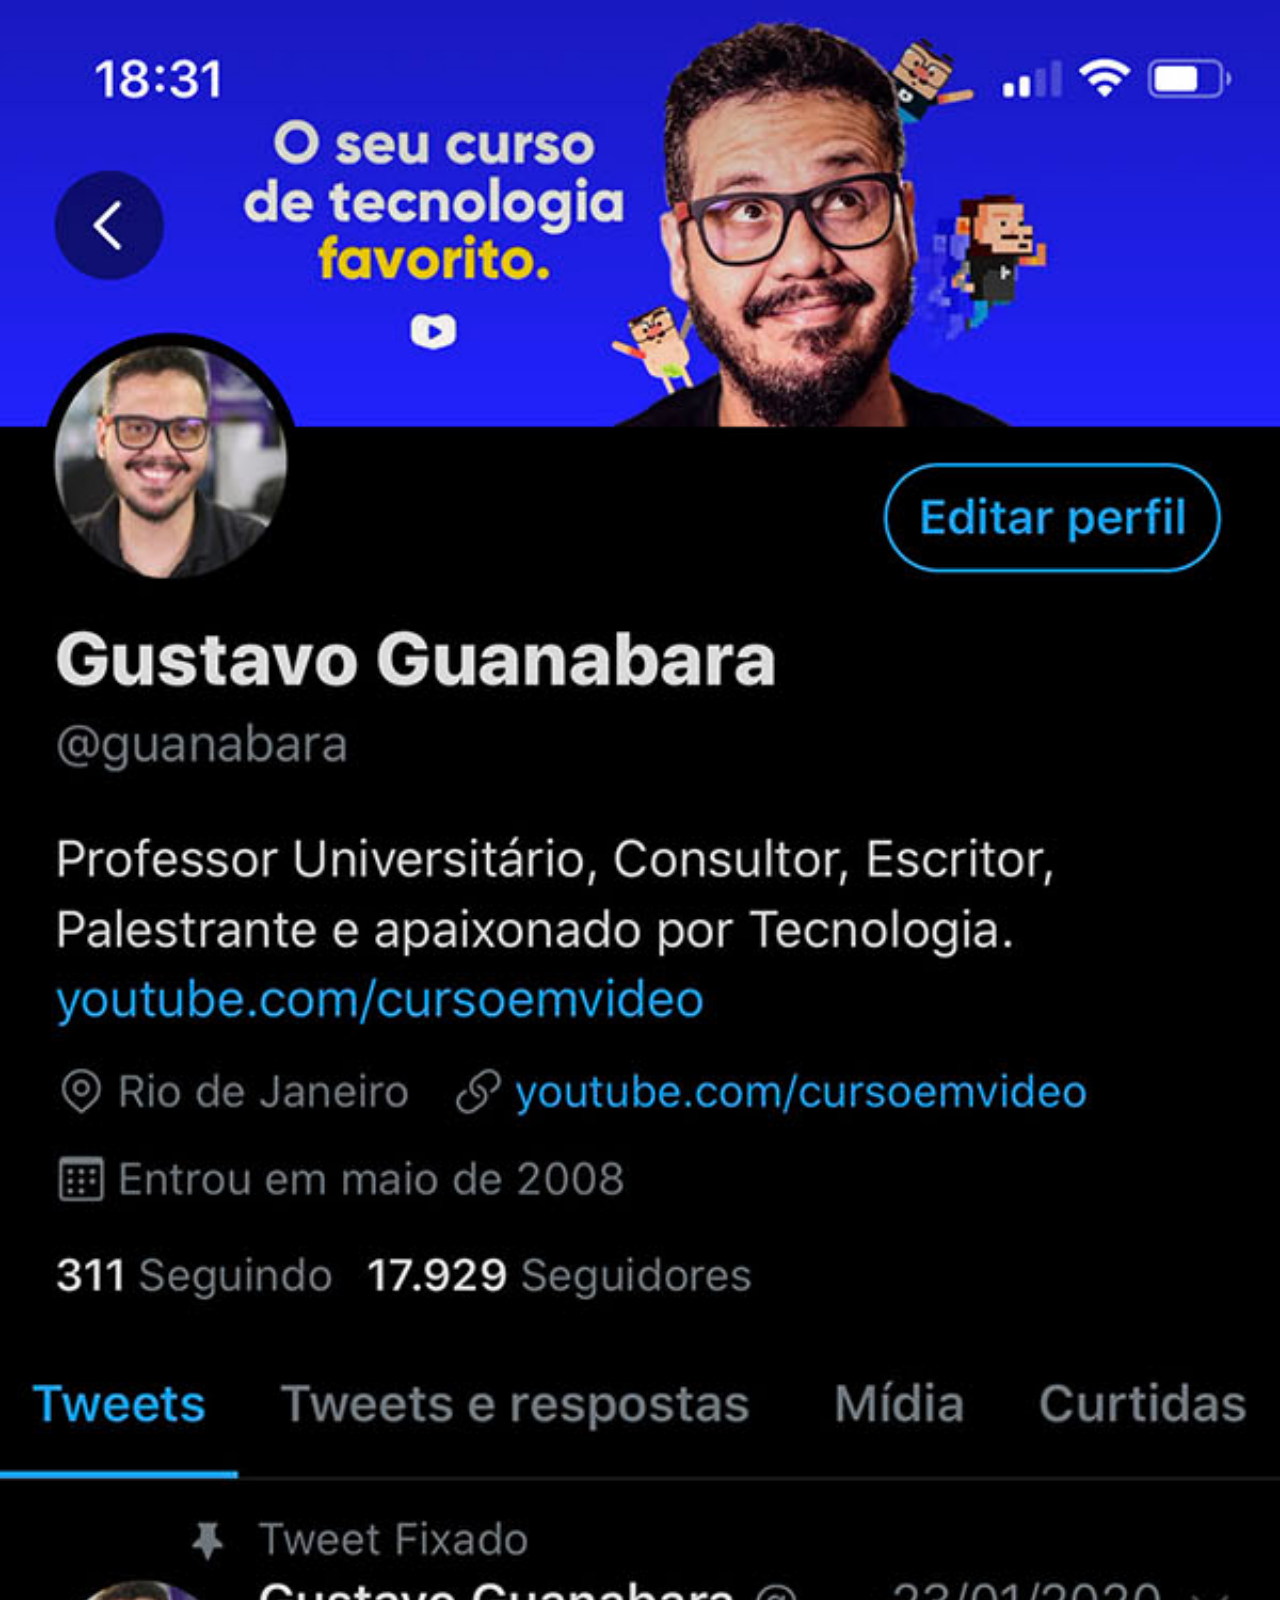
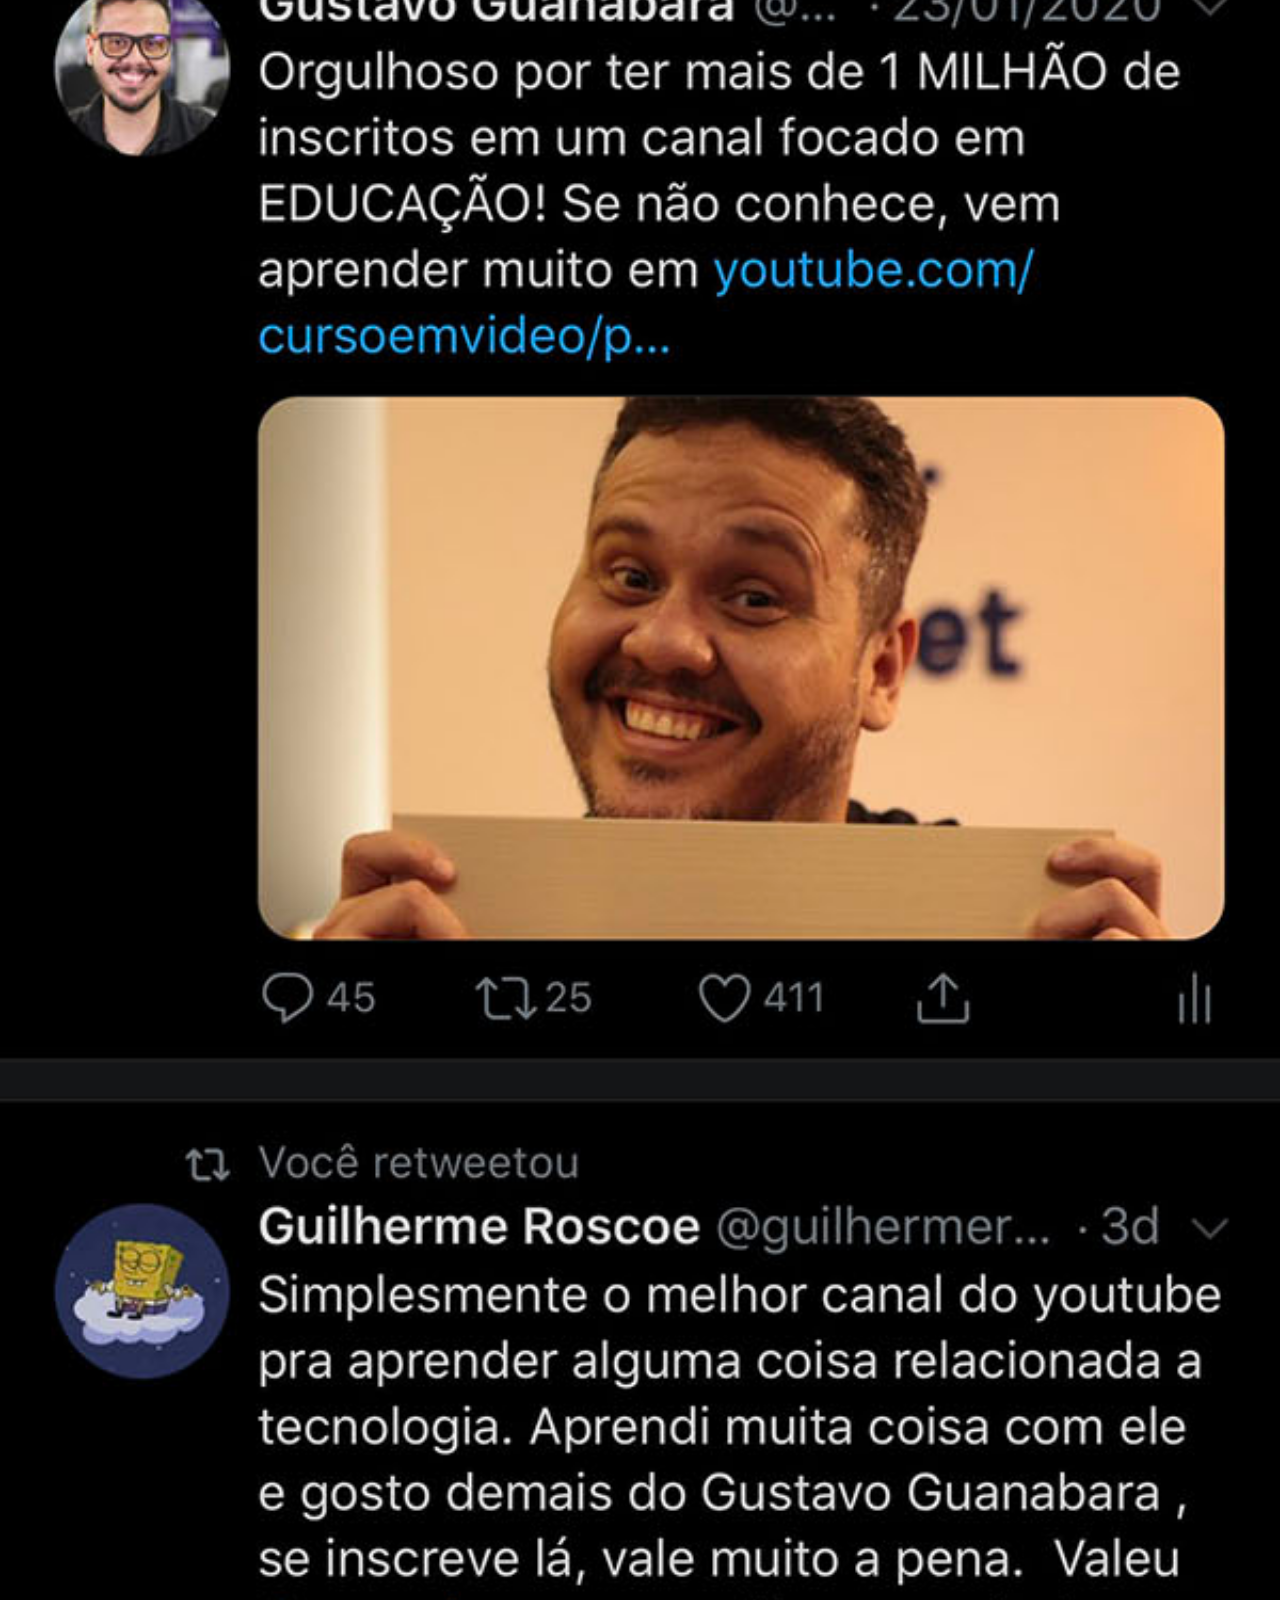
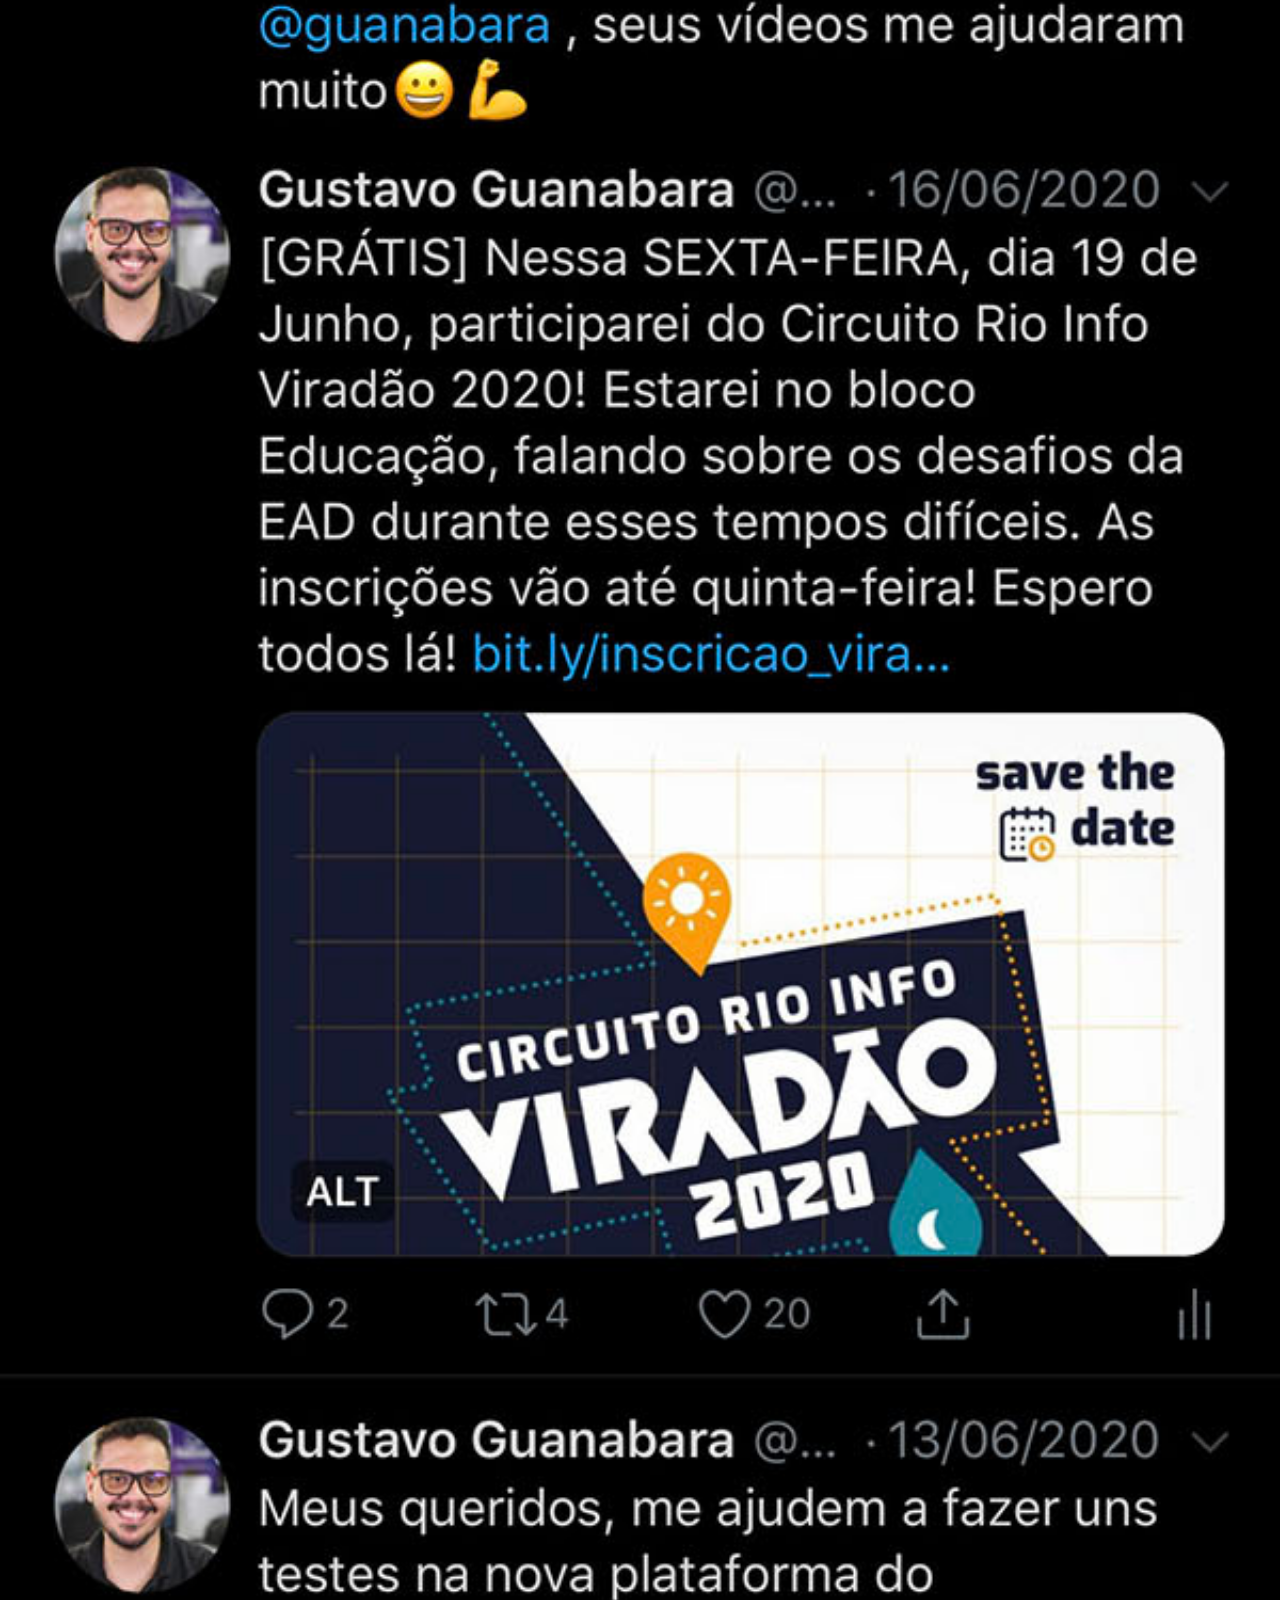
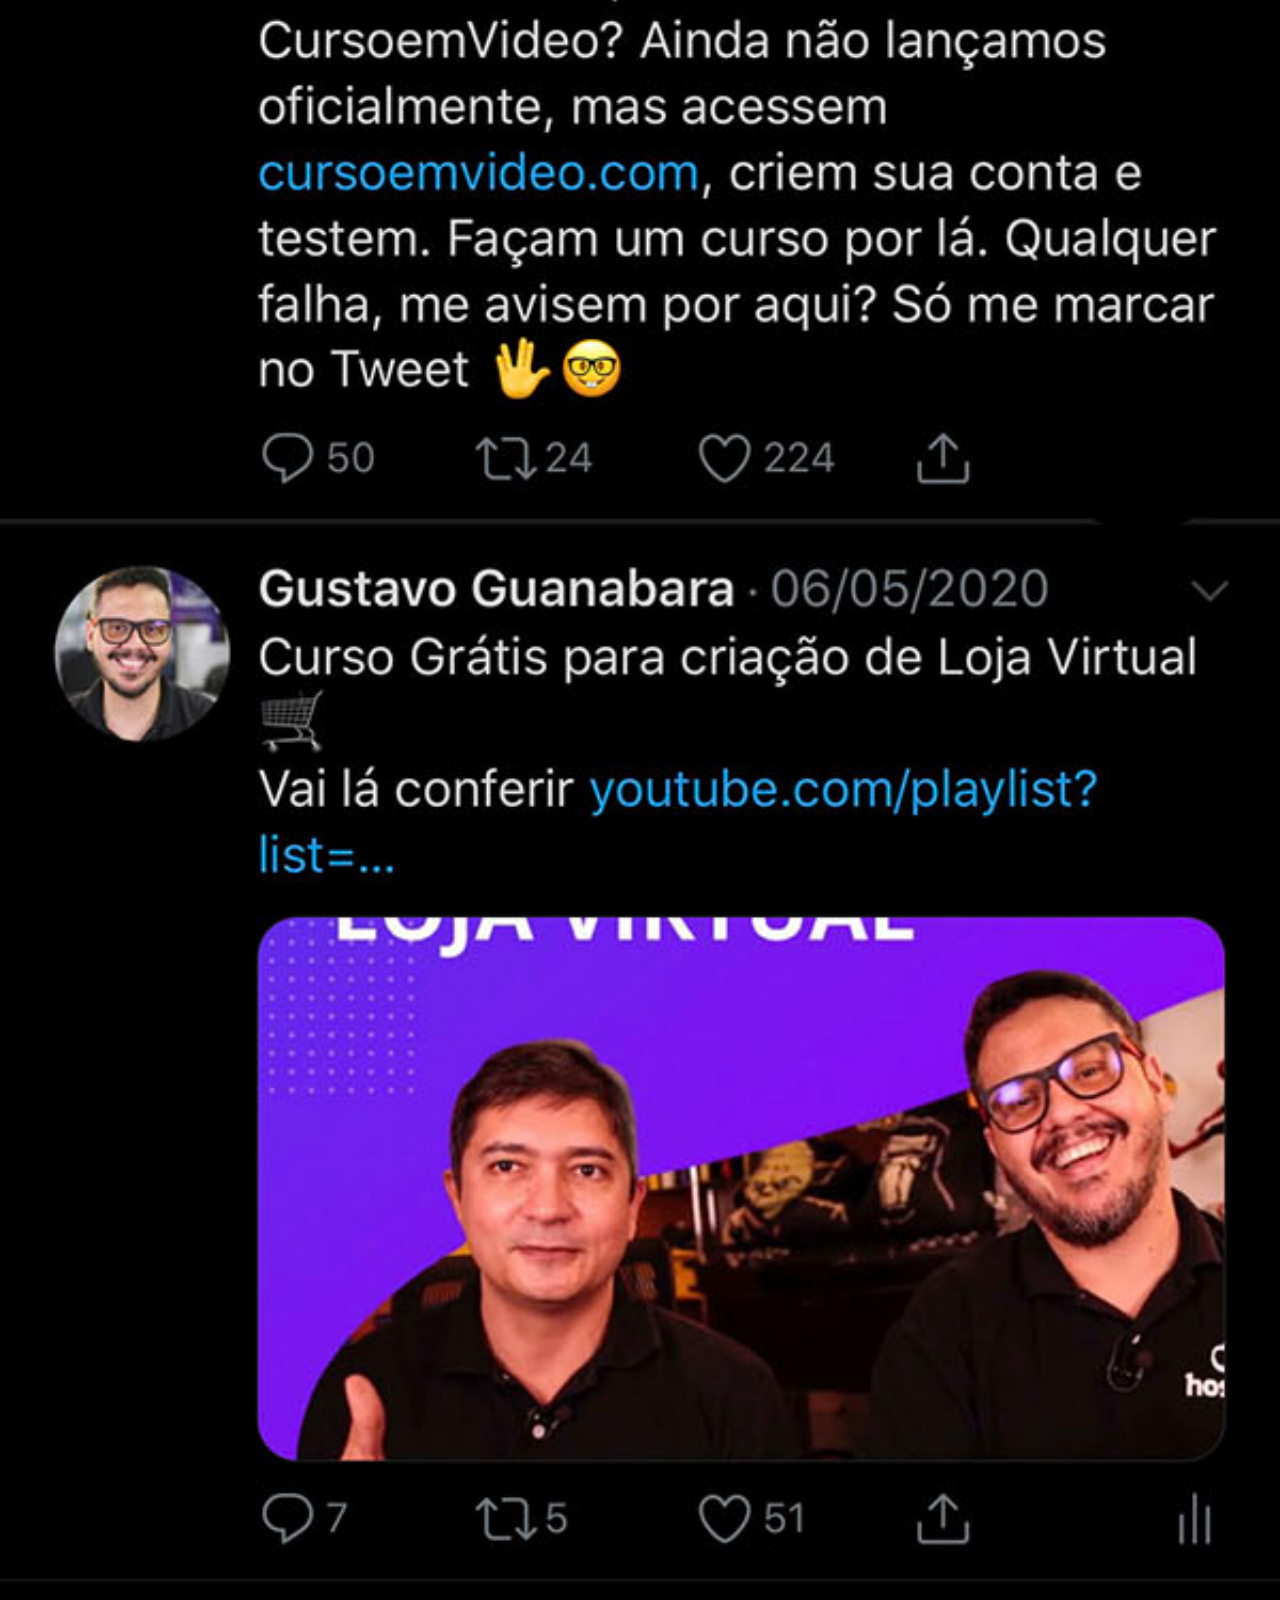
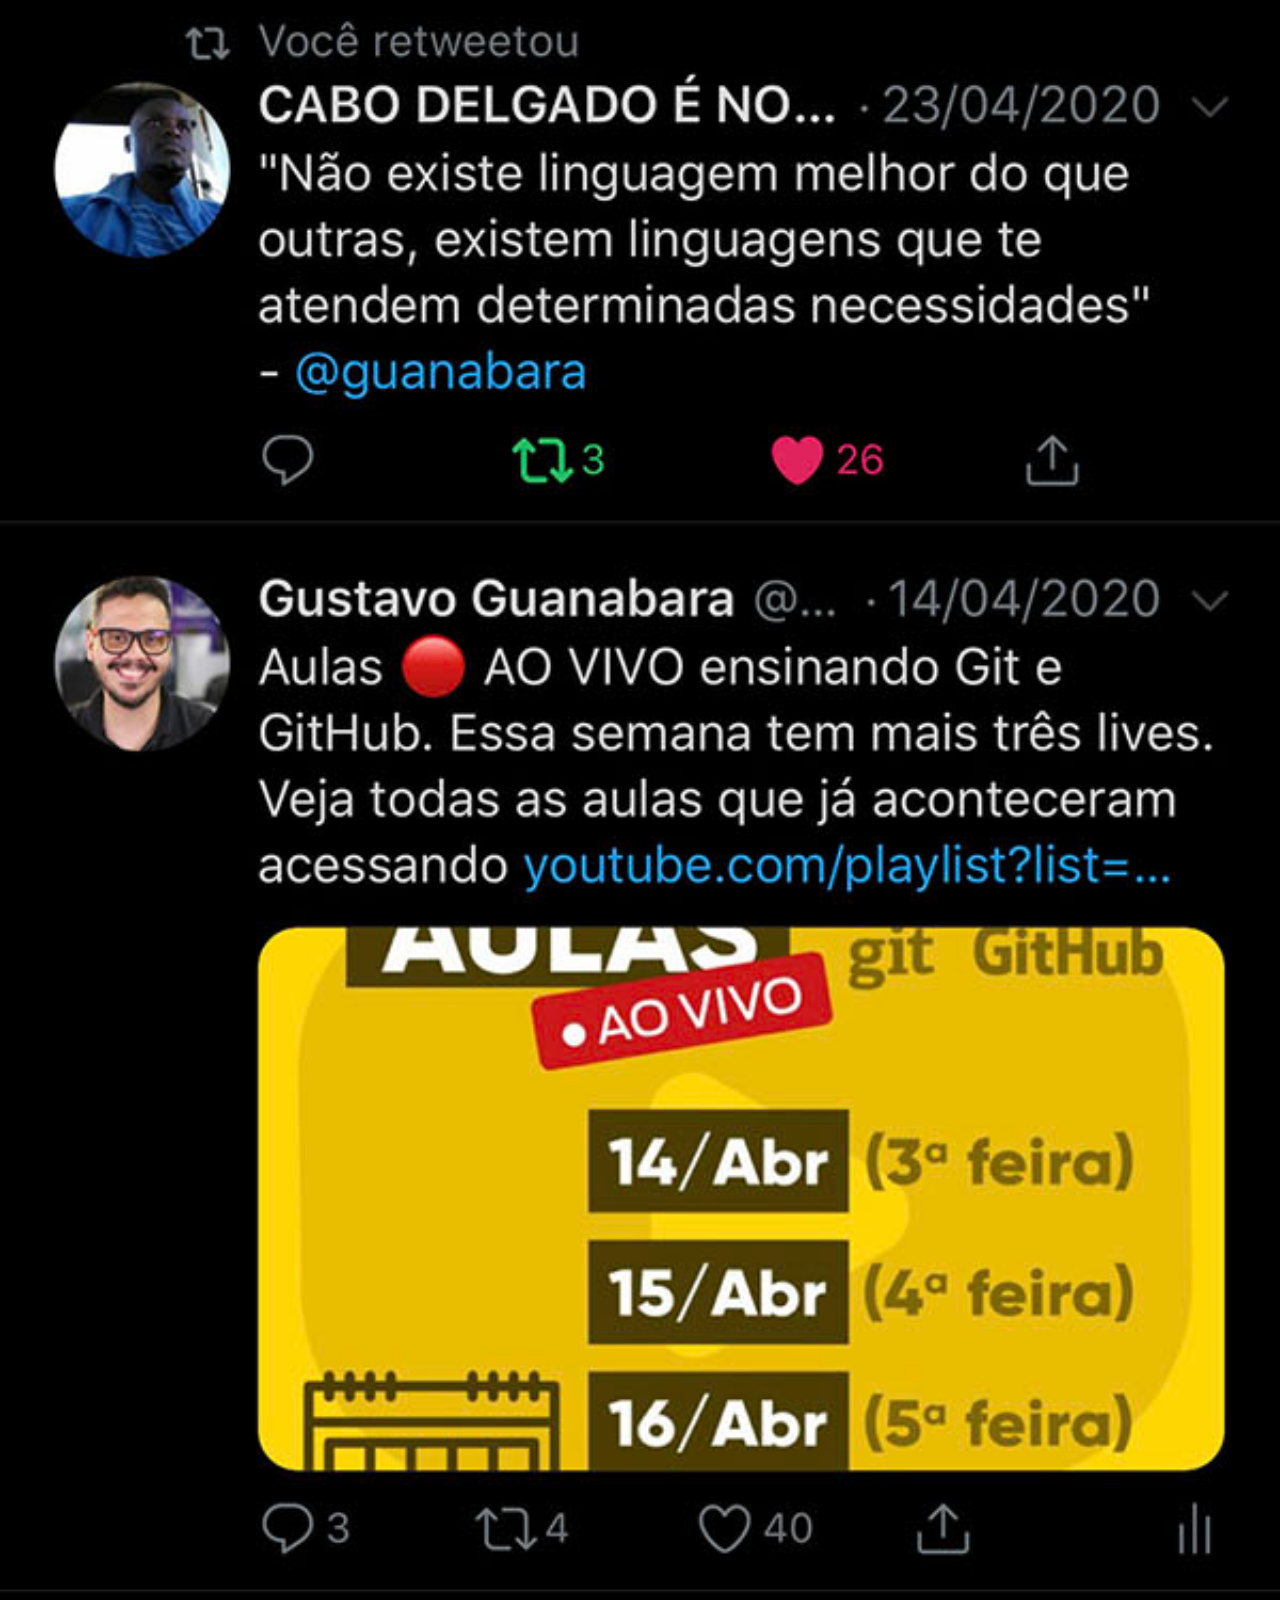
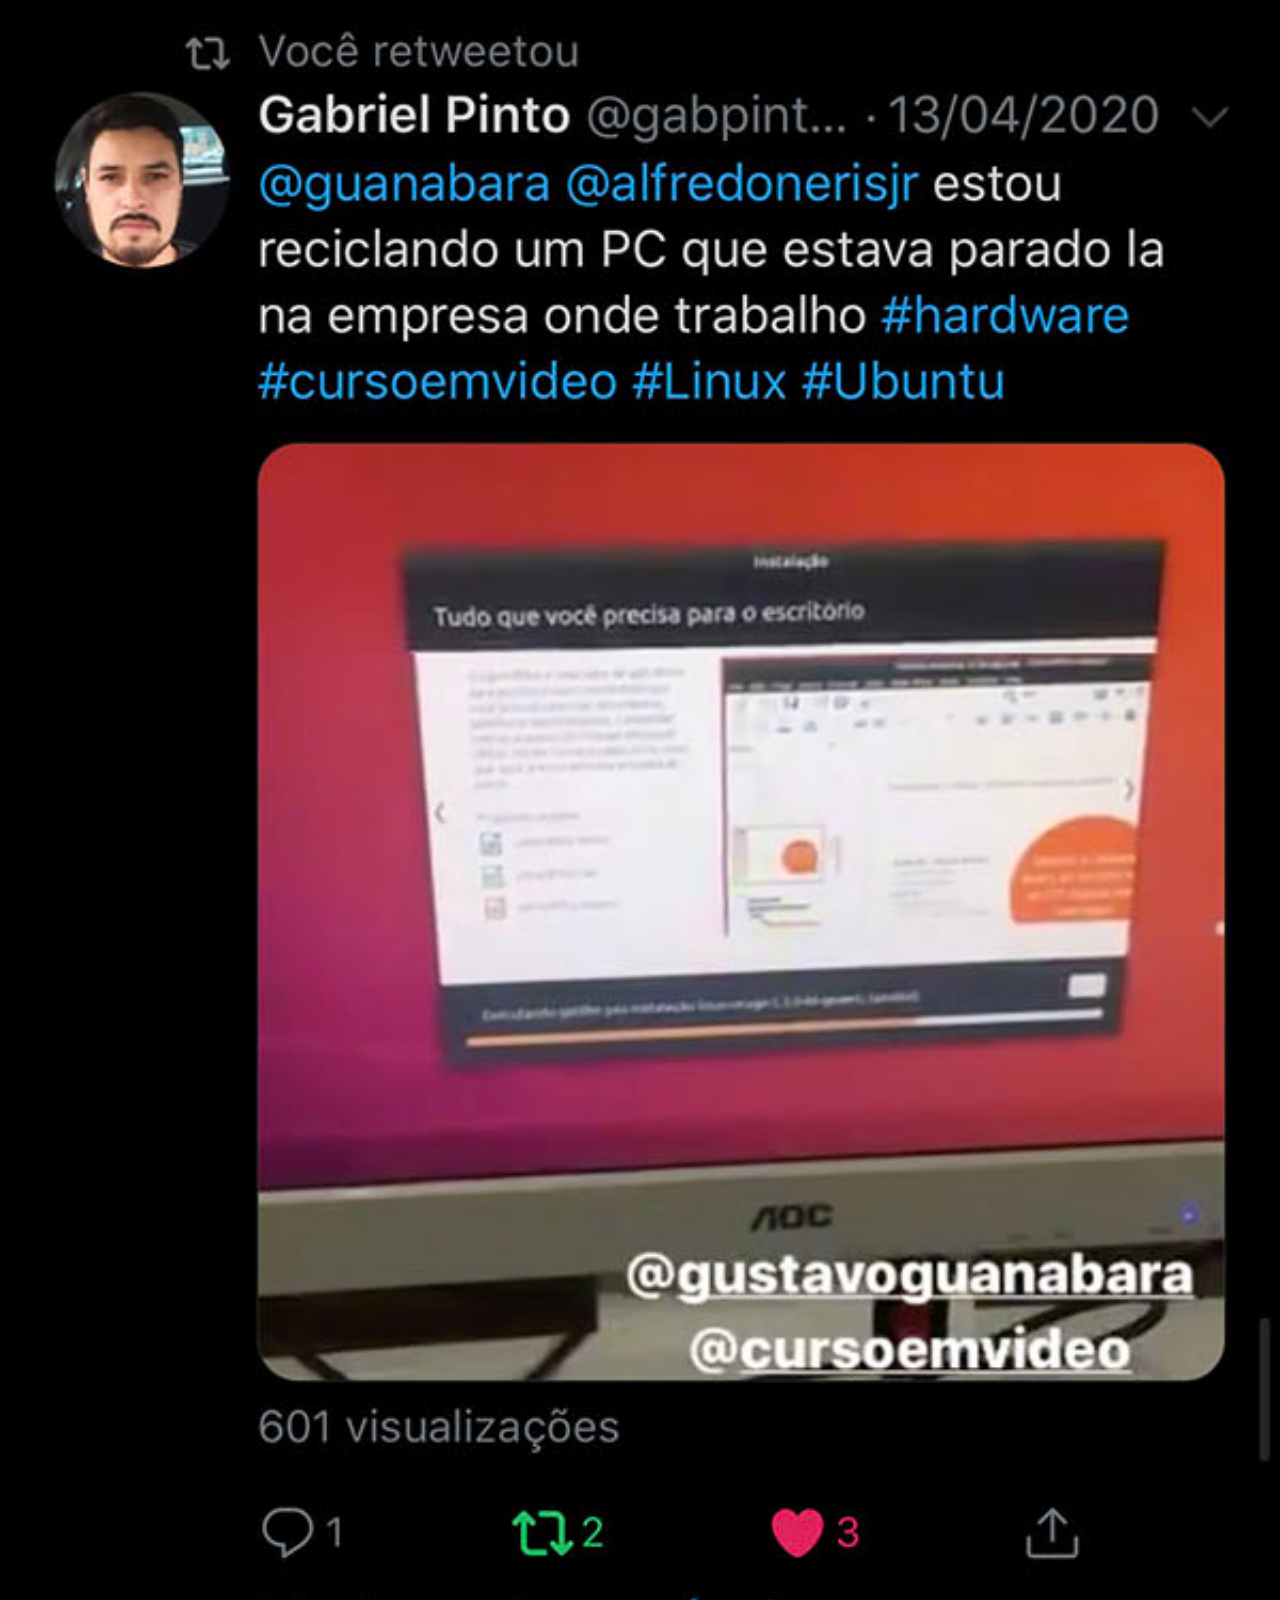
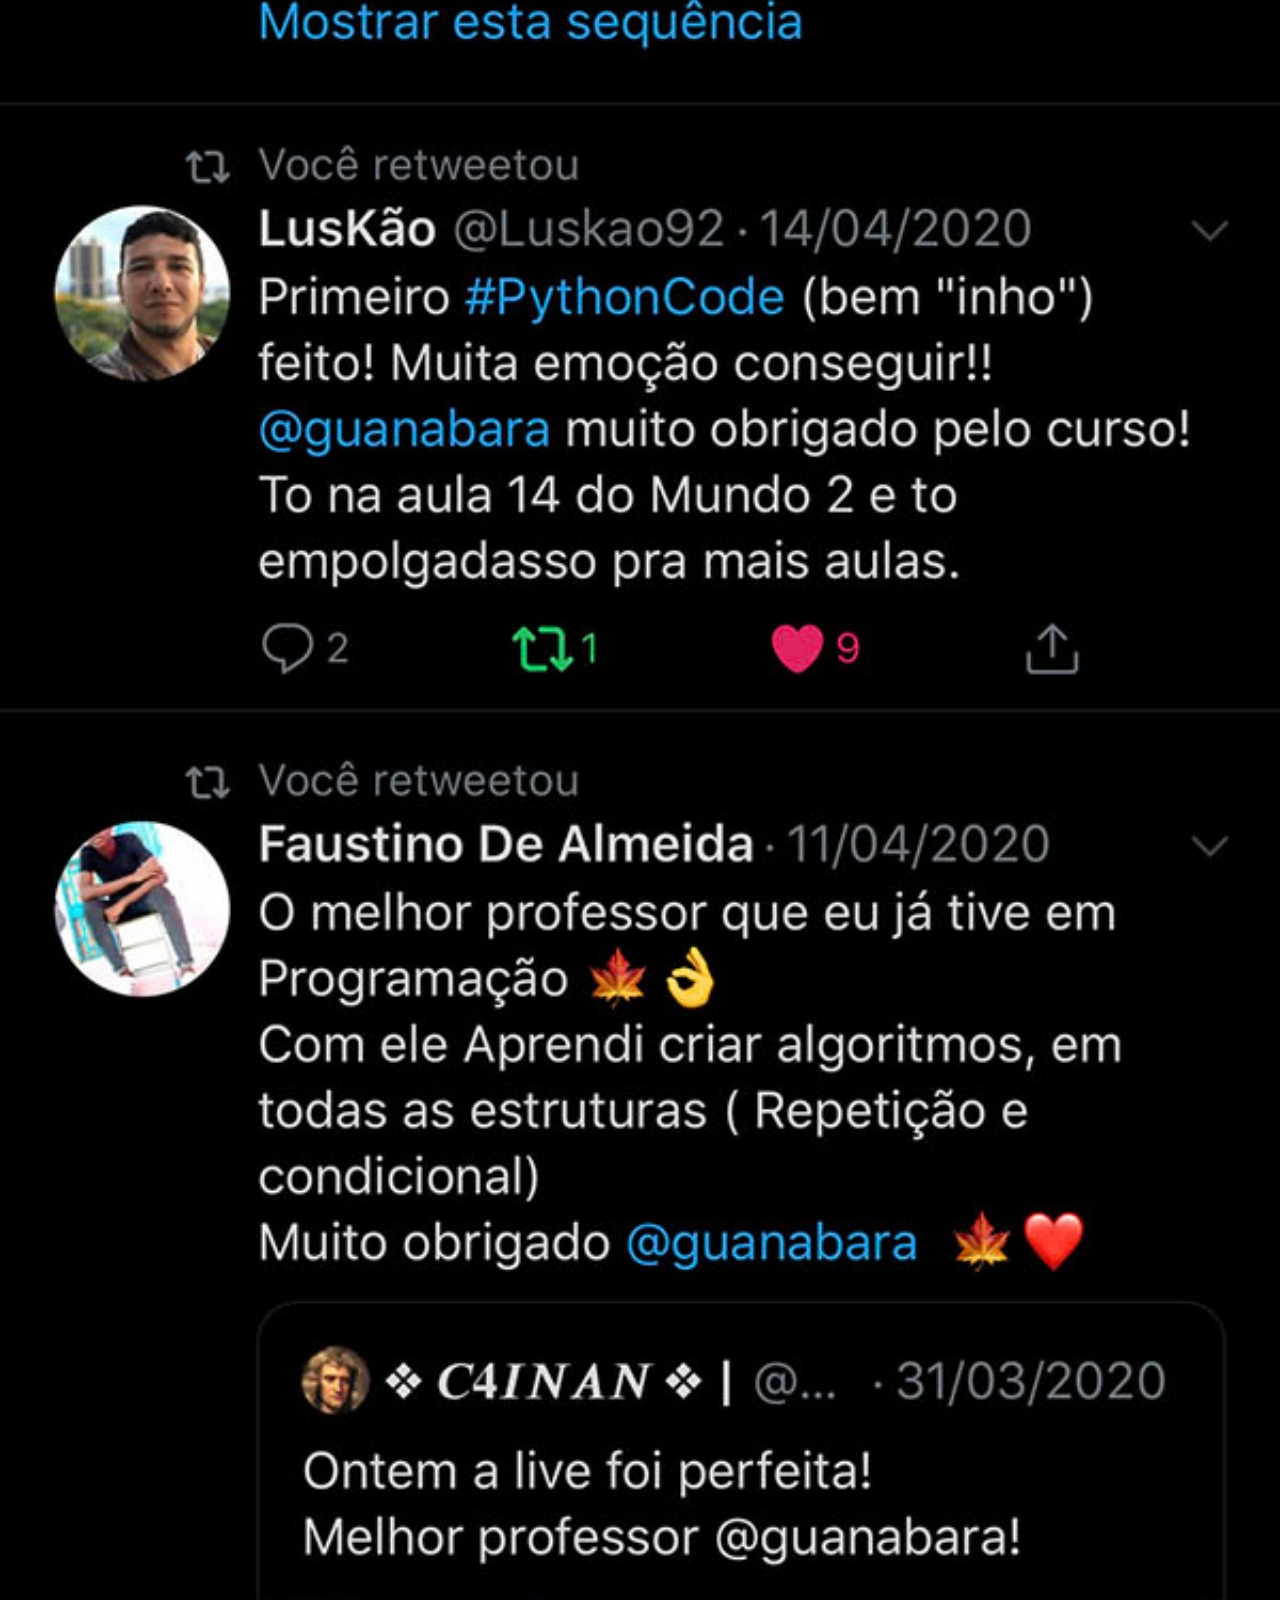
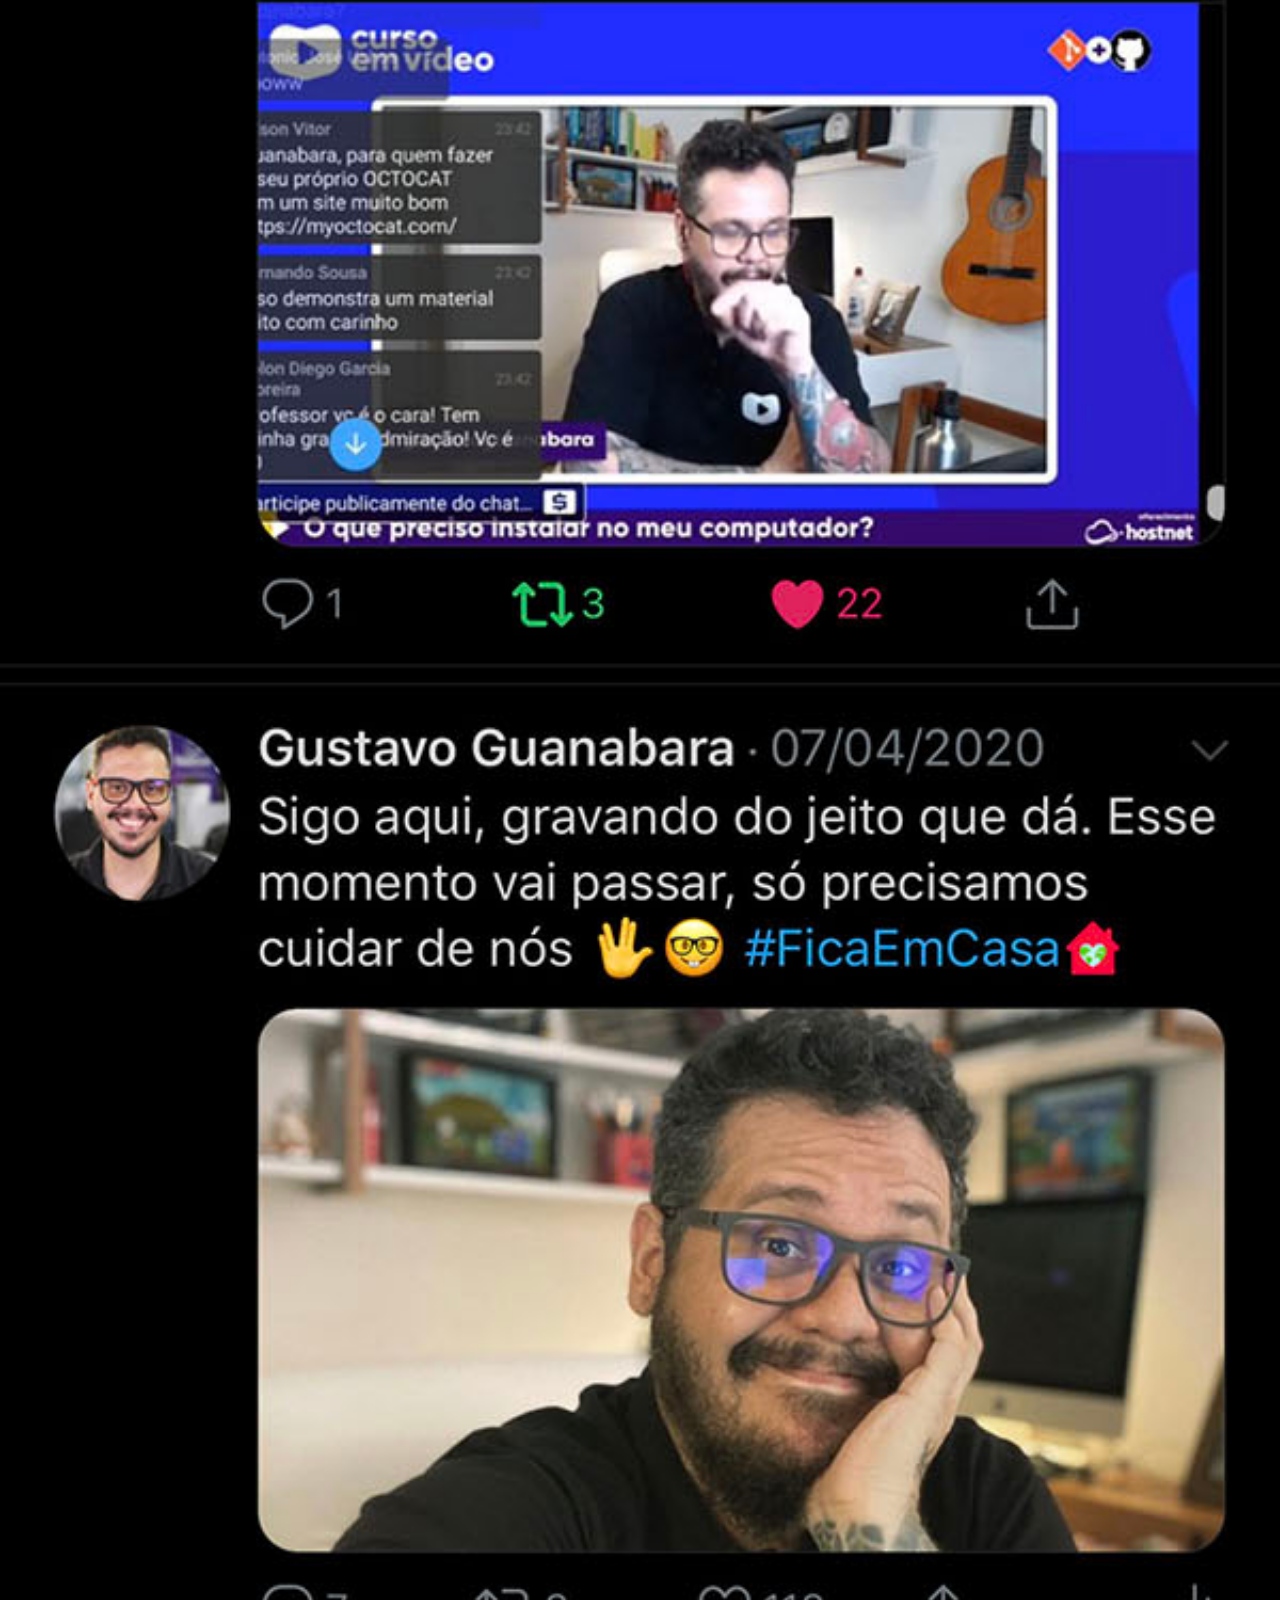
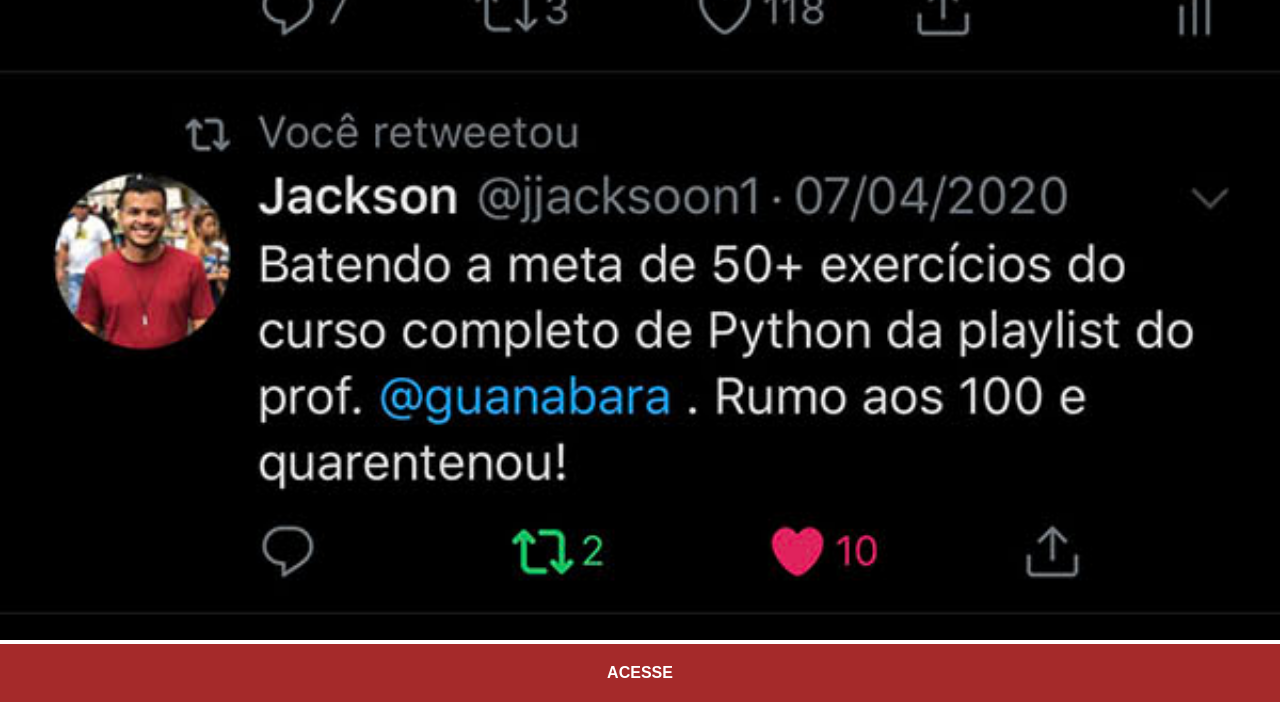
<file: x.html>
<!DOCTYPE html>
<html lang="pt-br">
<head>
    <meta charset="UTF-8">
    <meta name="viewport" content="width=device-width, initial-scale=1.0">
    <title>X</title>
    <link rel="stylesheet" href="estilo/social.css">
</head>
<body>
   <img src="imagens/tela-twitter.jpg" alt="X"> 
   <a href="https://x.com/guanabara/" target="_blank">ACESSE</a>
</body>
</html>
</file>
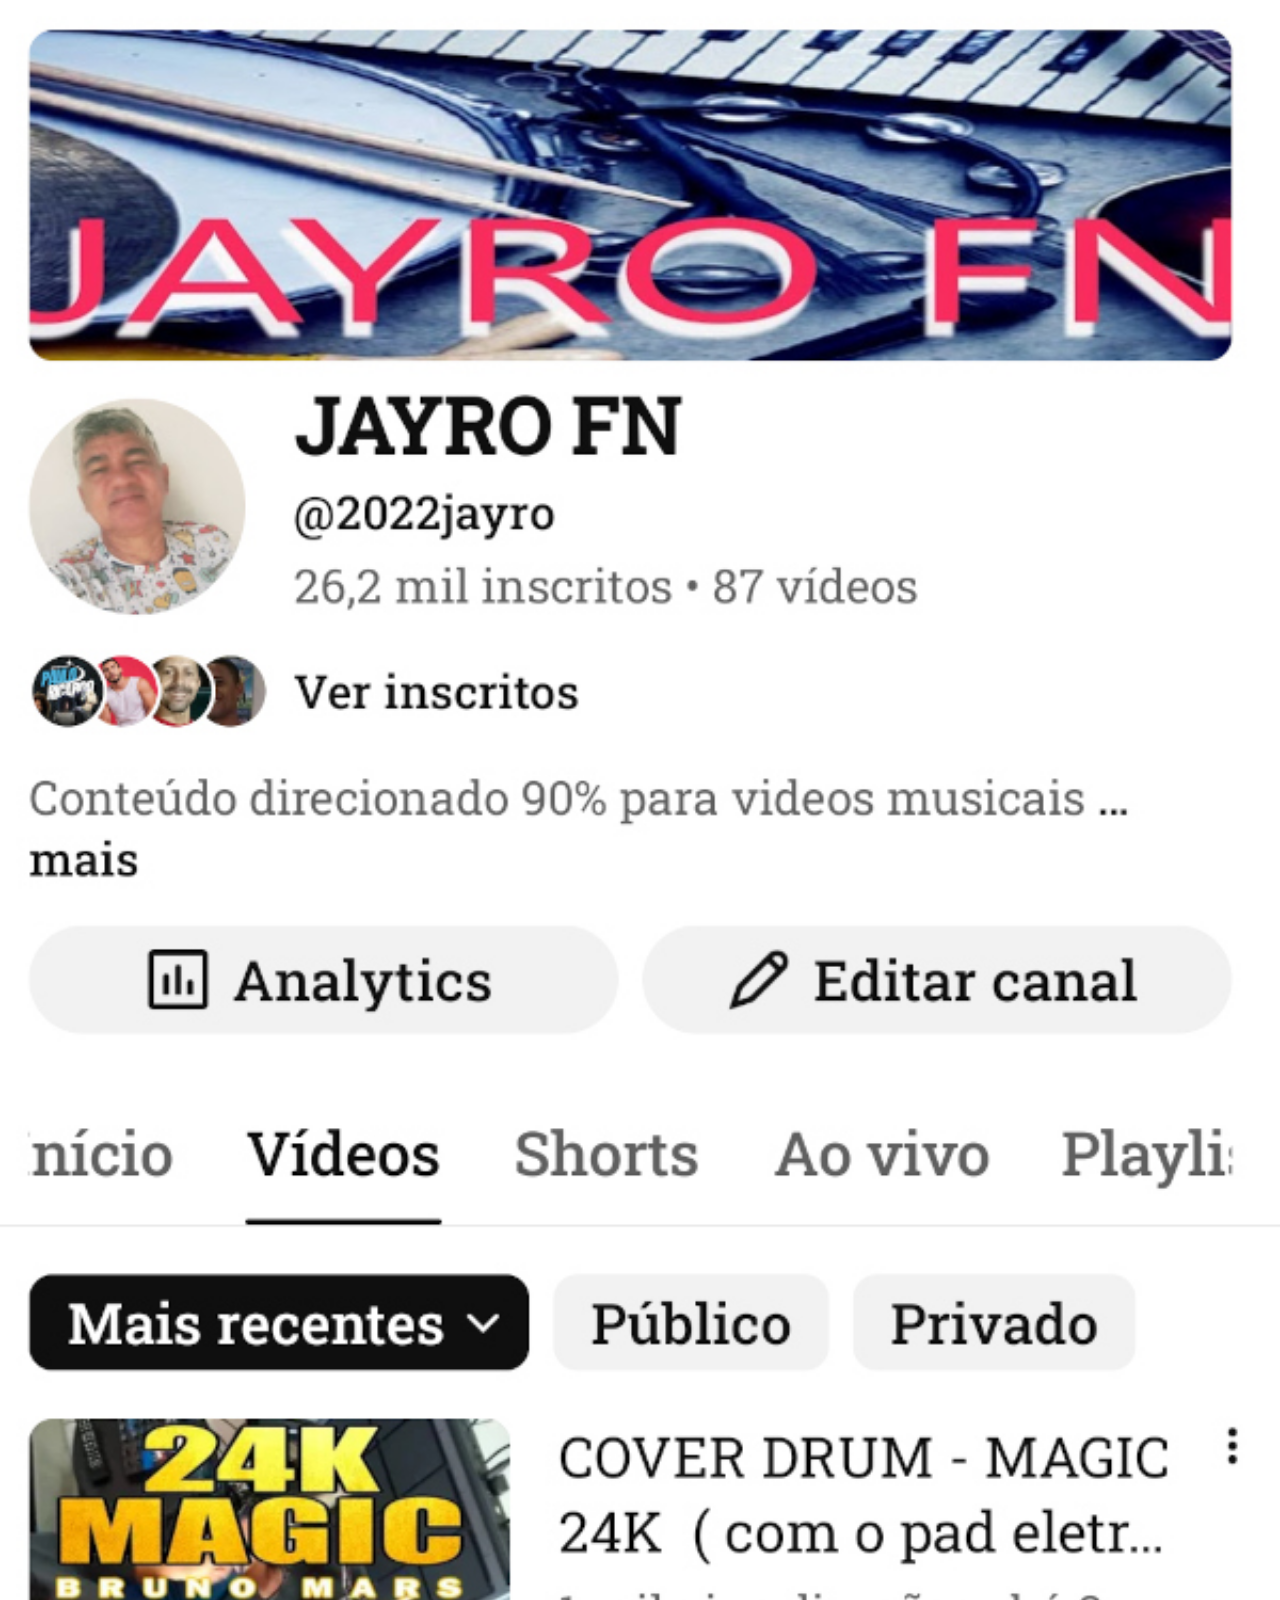
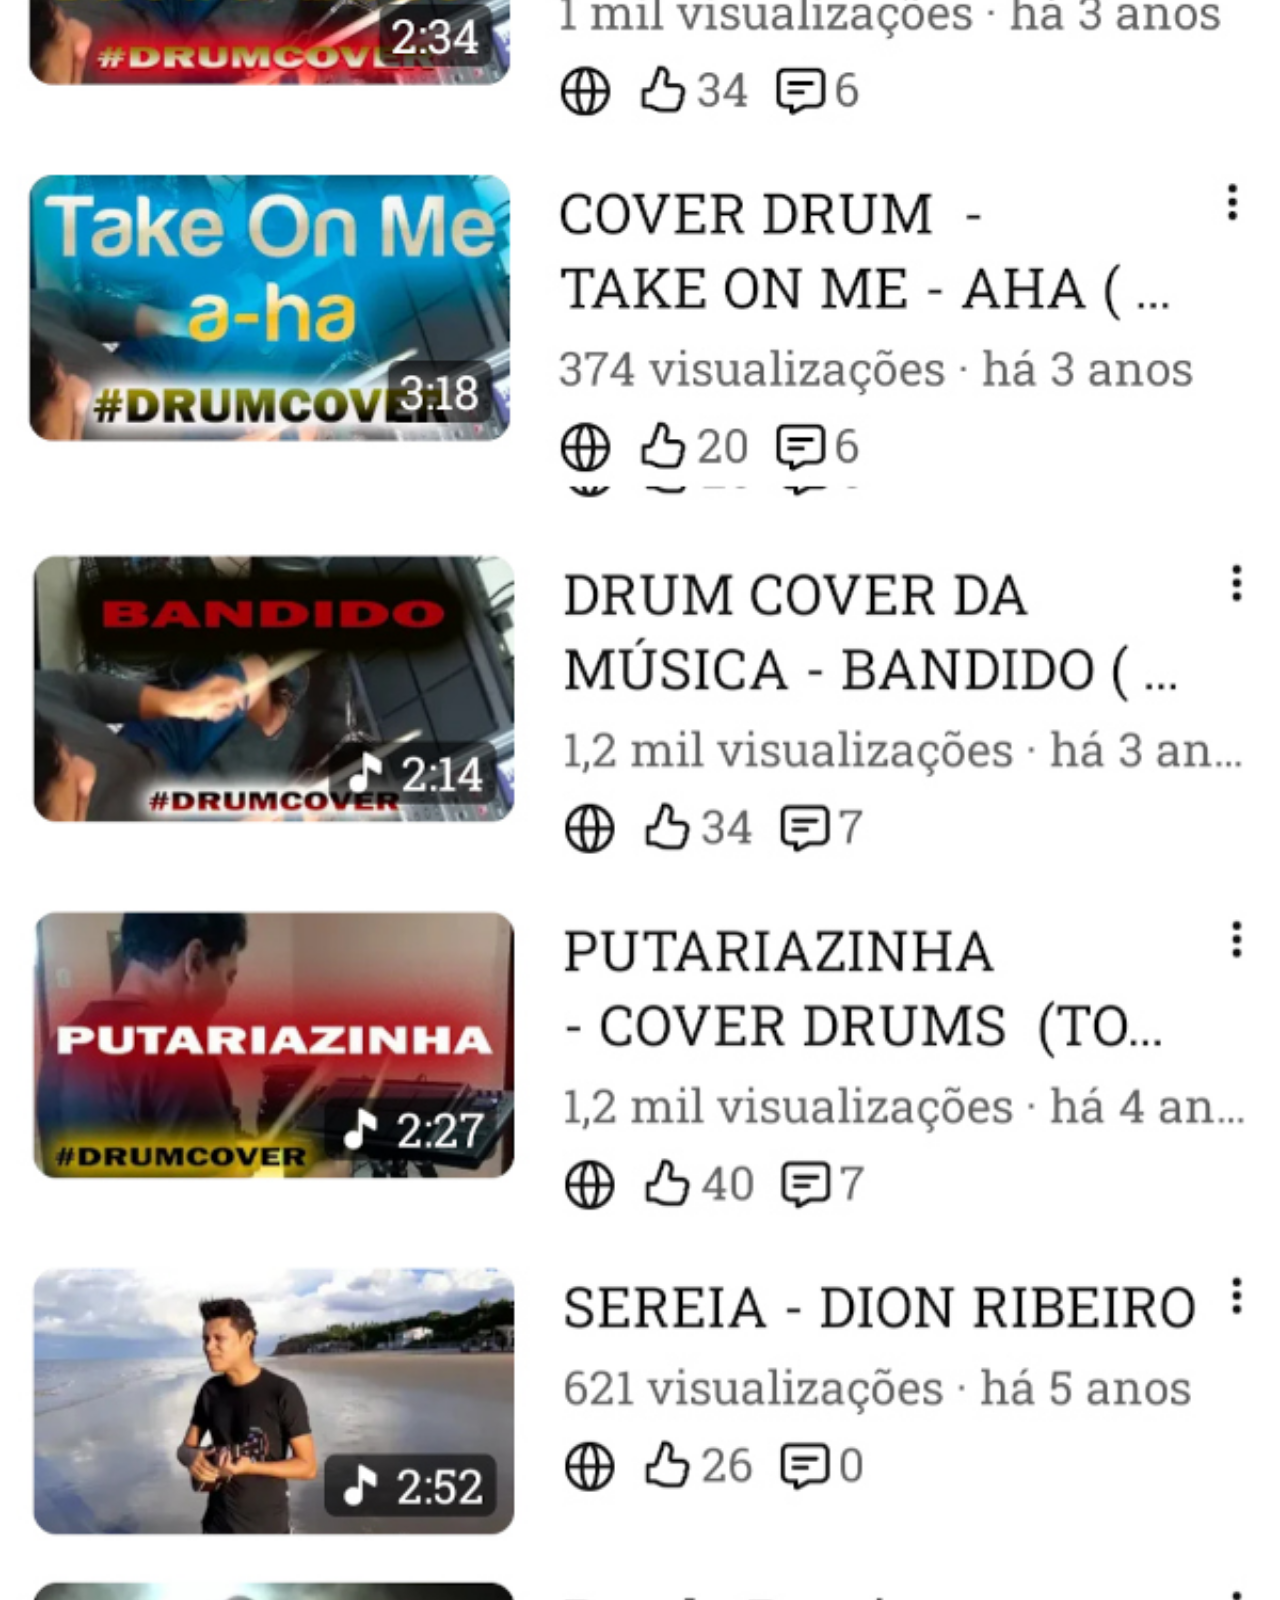
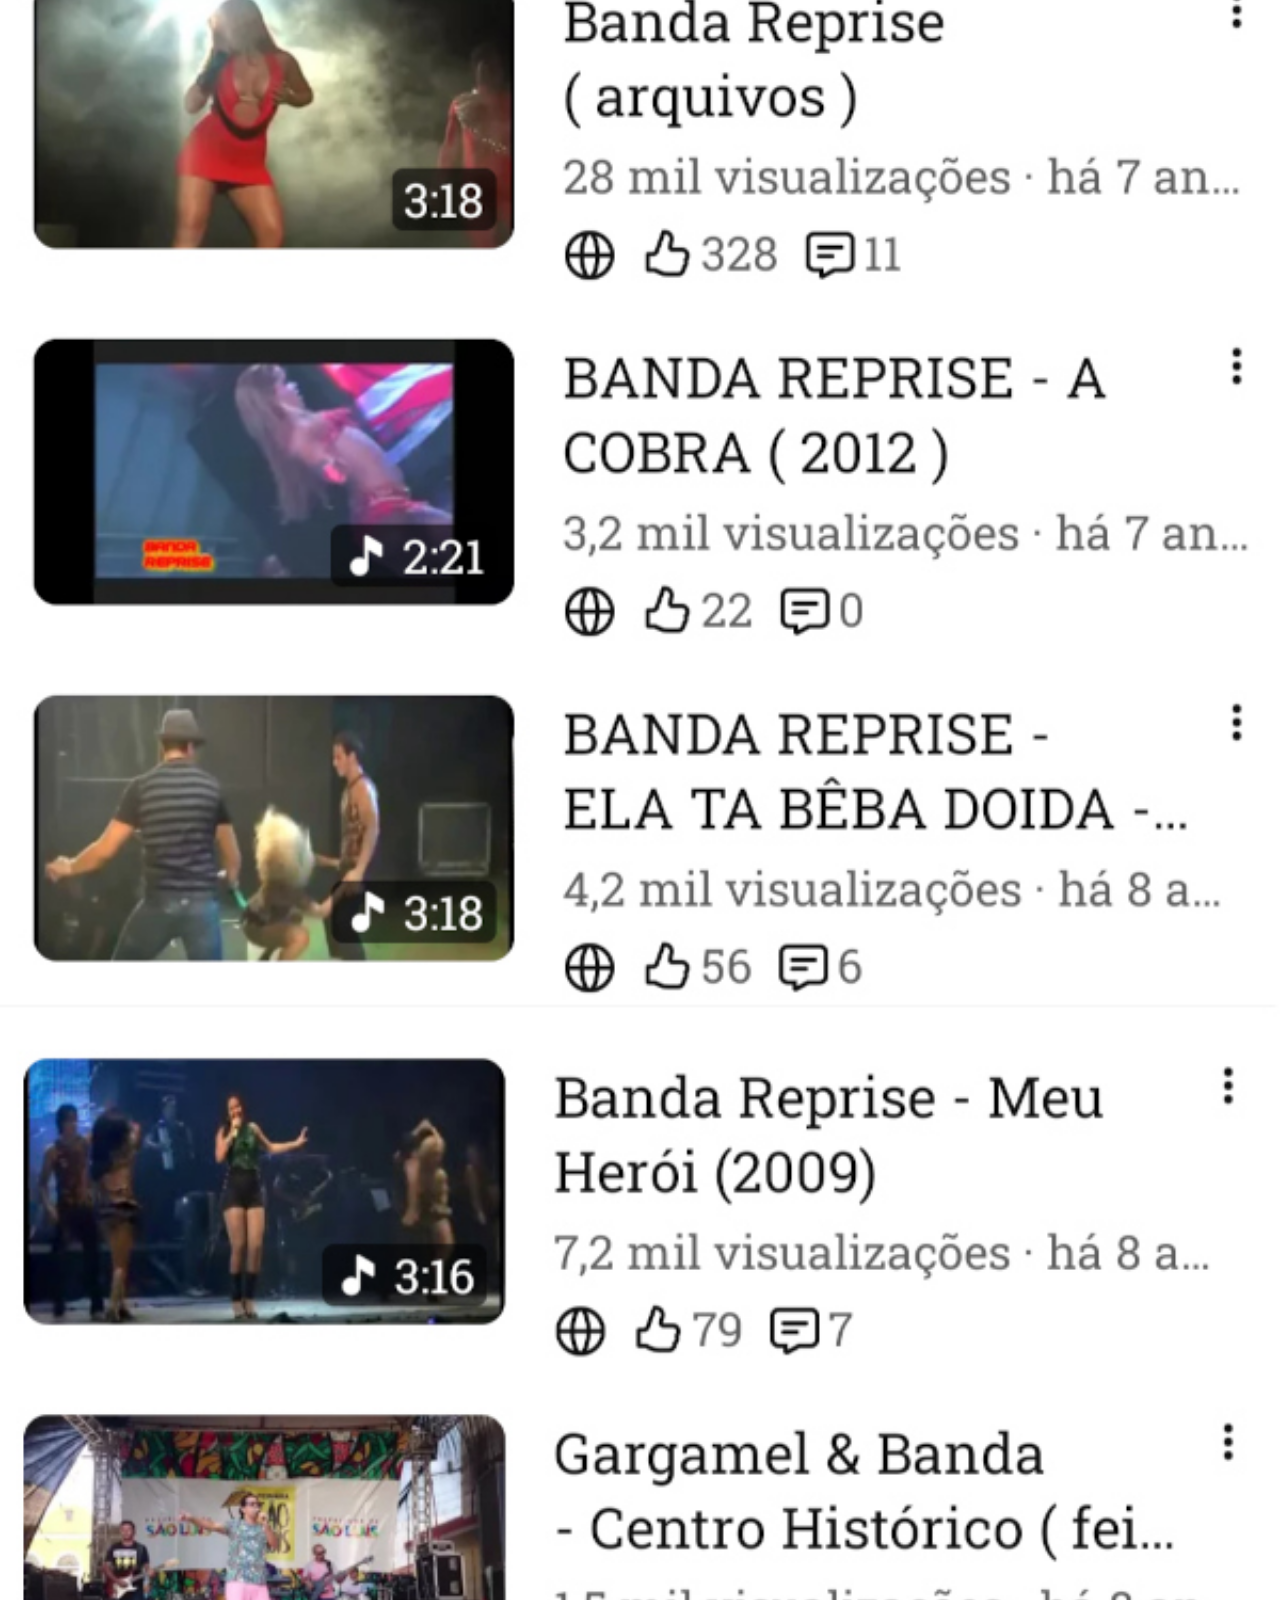
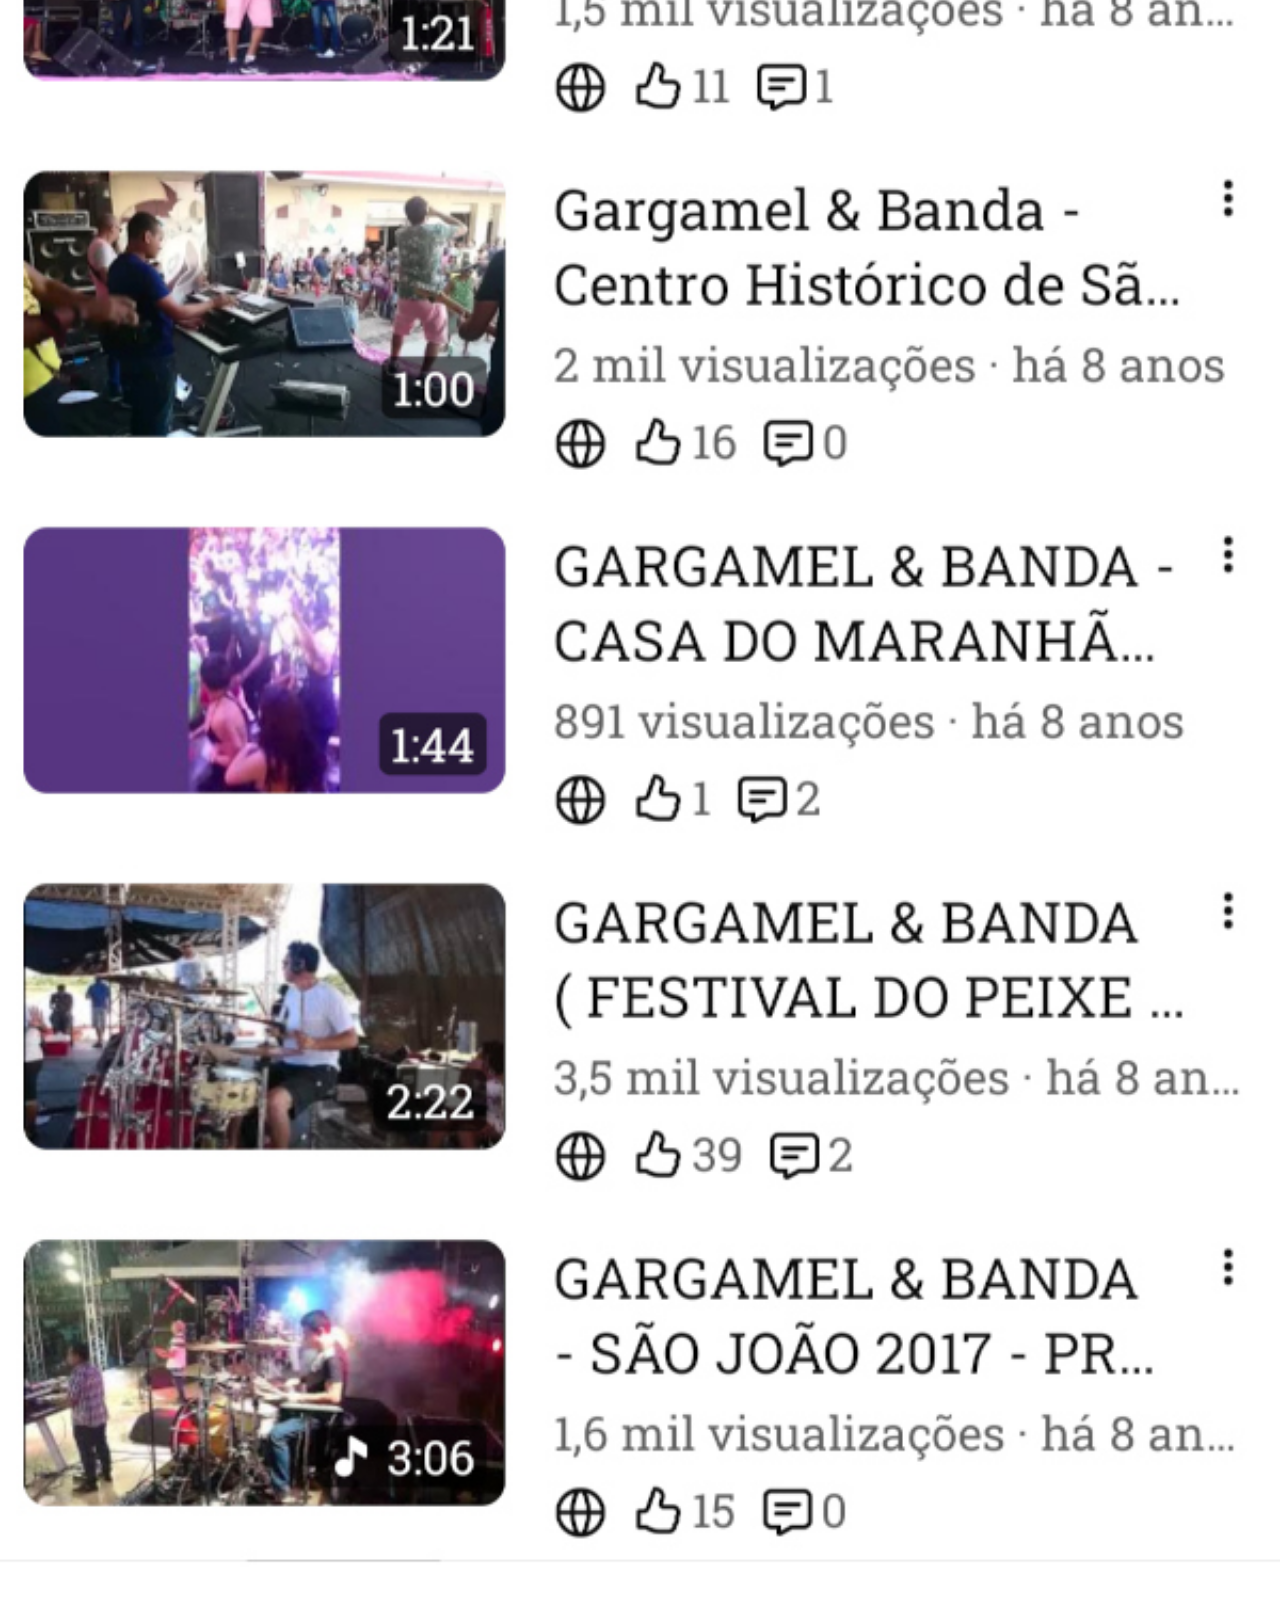
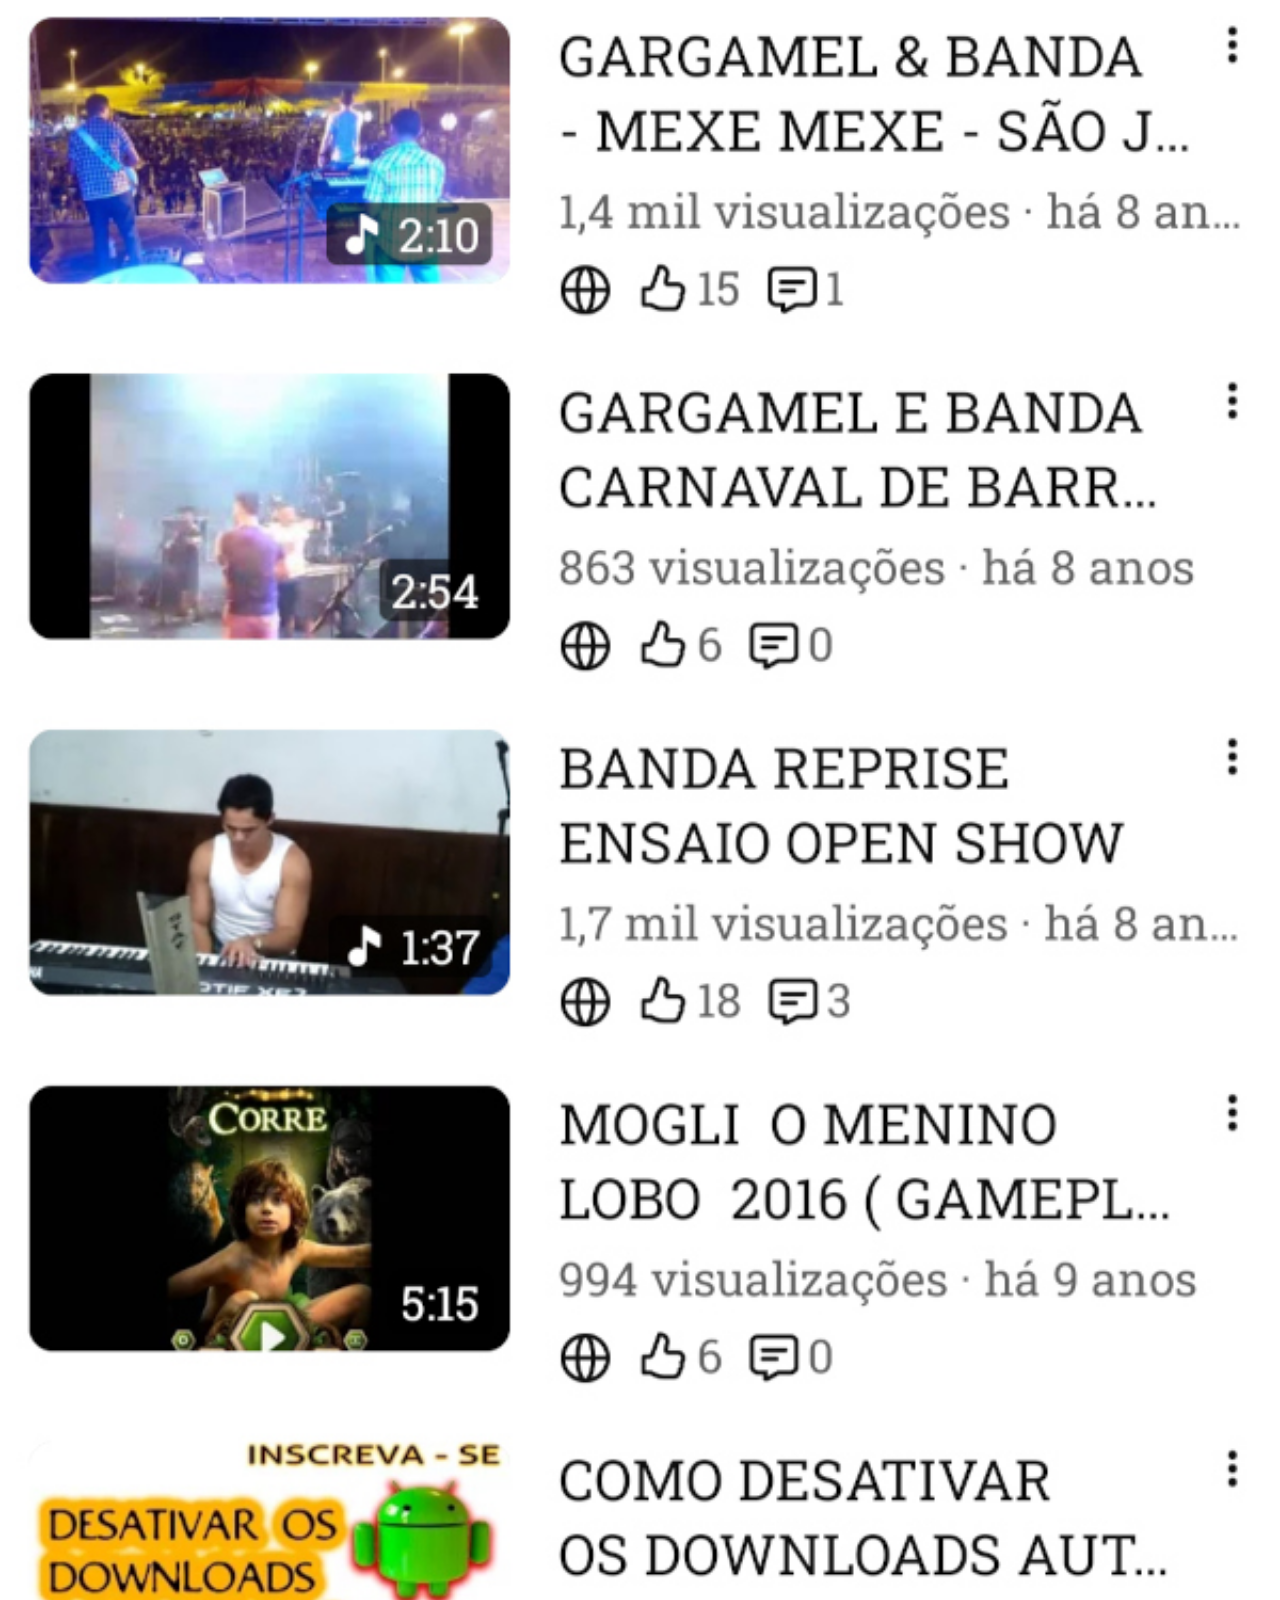
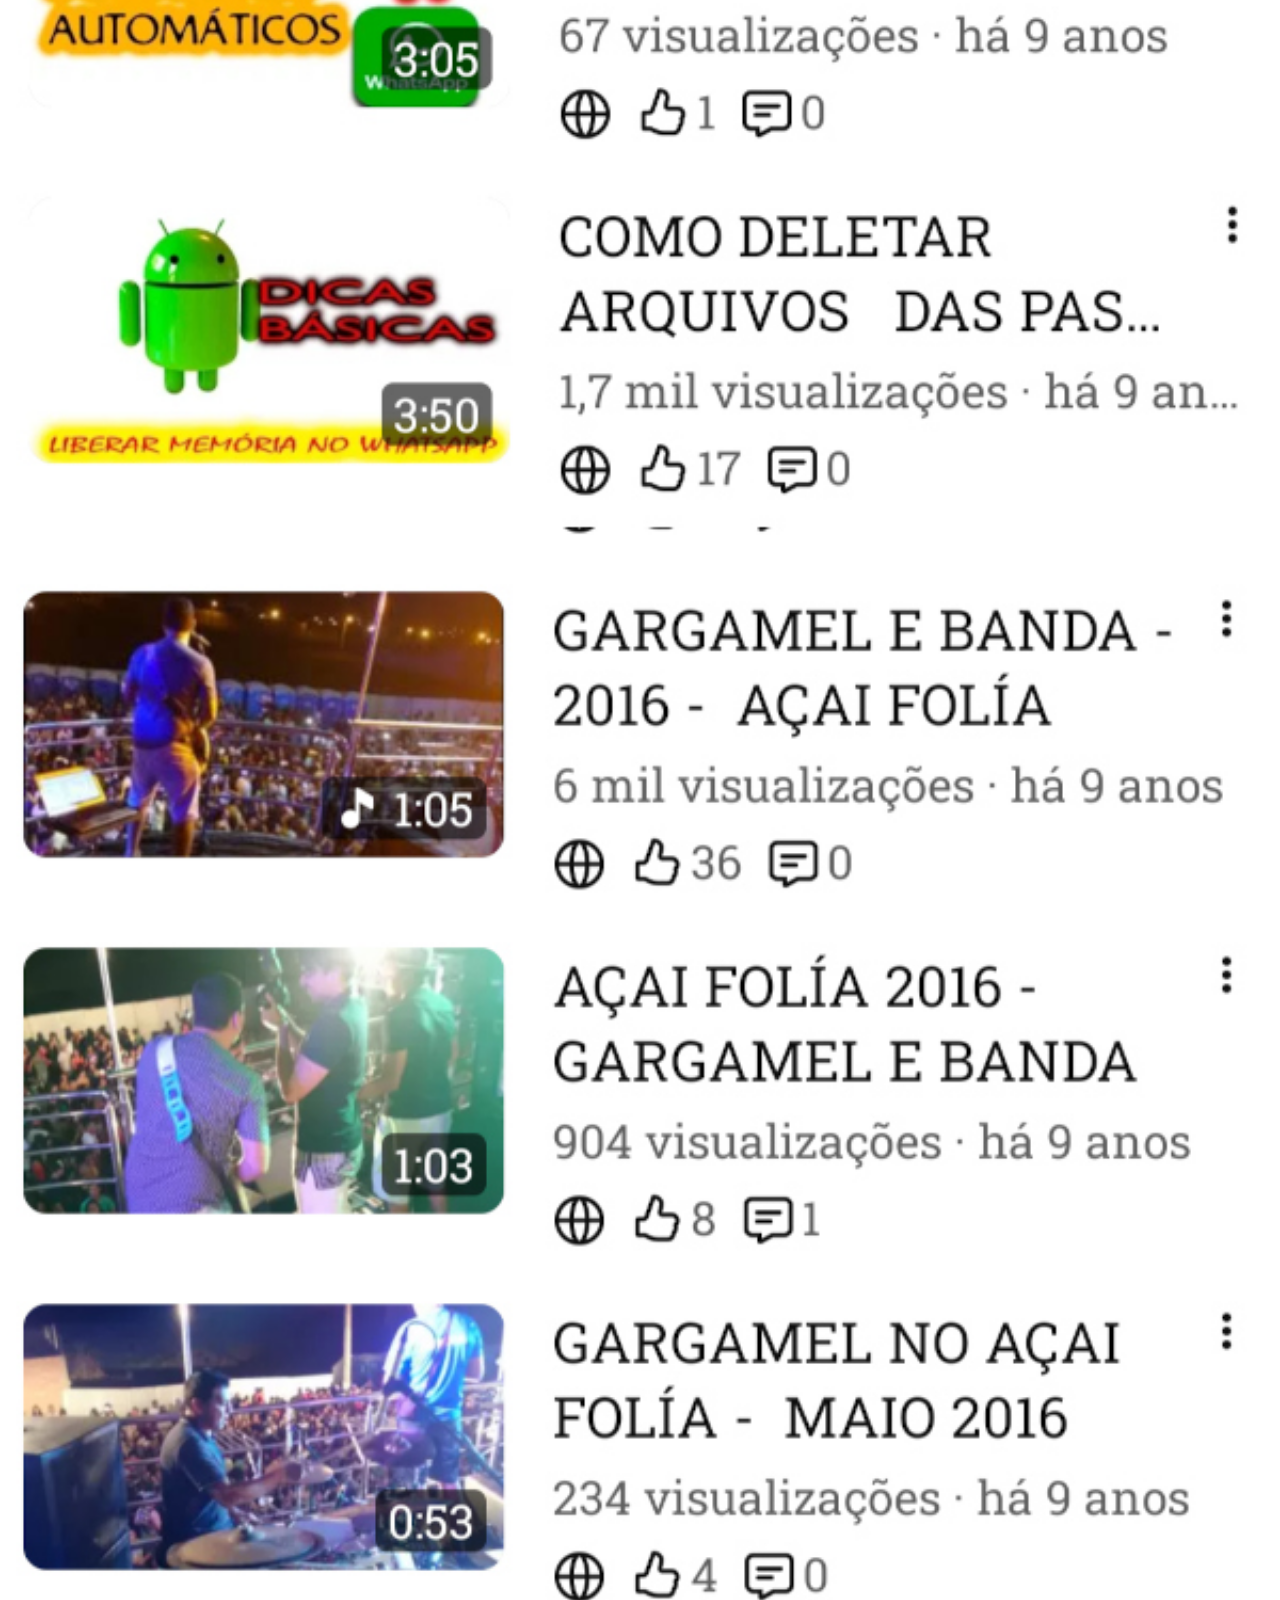
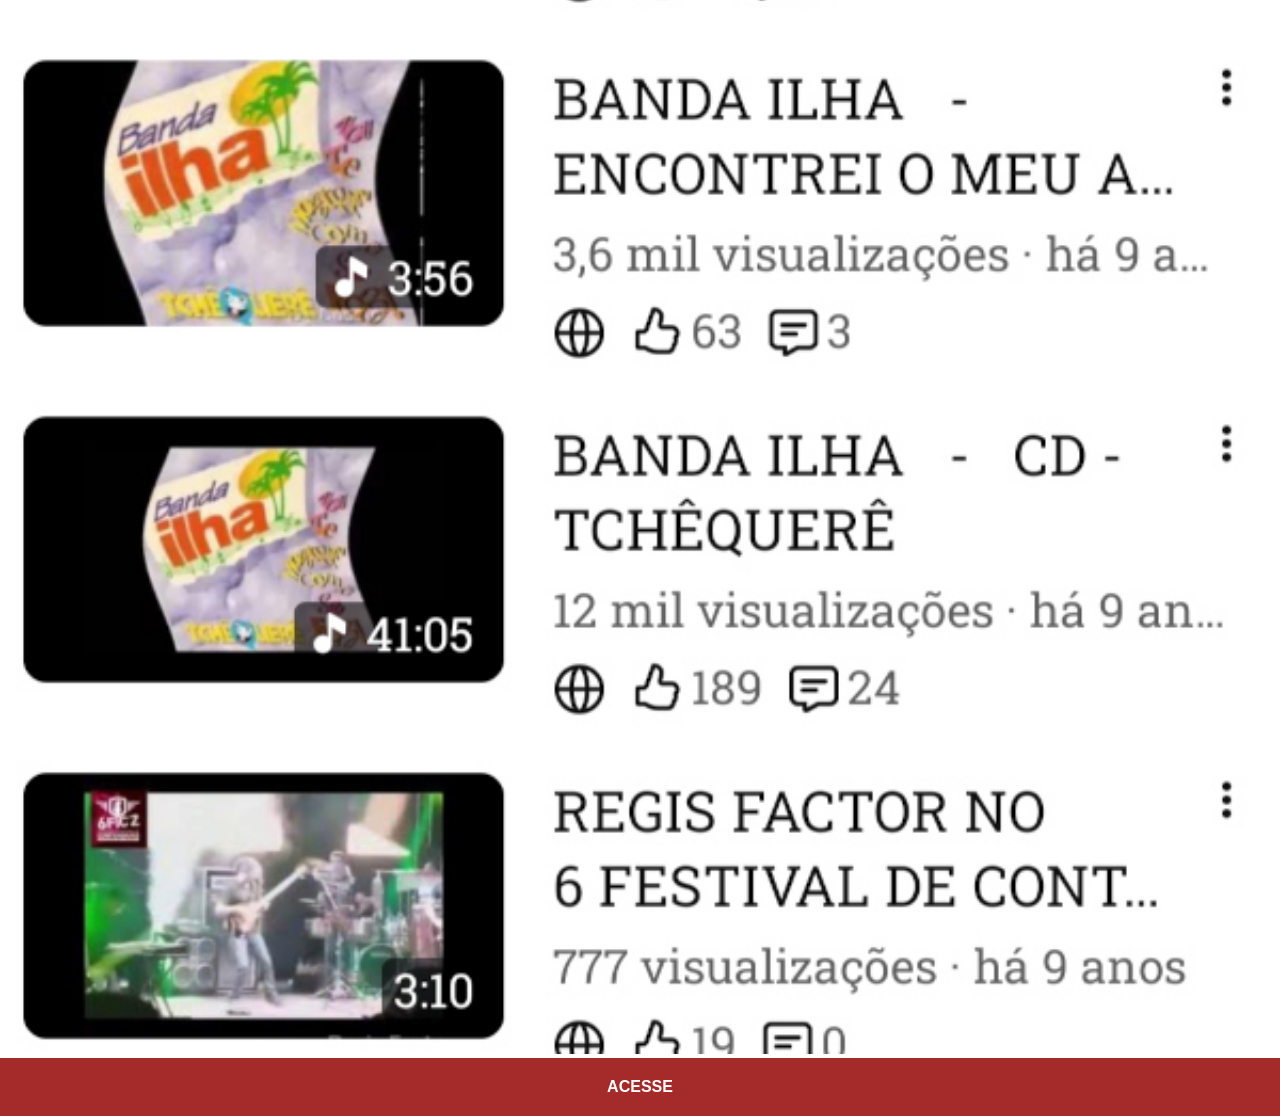
<file: youtube.html>
<!DOCTYPE html>
<html lang="pt=br">
<head>
    <meta charset="UTF-8">
    <meta name="viewport" content="width=device-width, initial-scale=1.0">
    <title>You Tube</title>
    <link rel="stylesheet" href="estilo/social.css">
</head>
<body>
   <img src="imagens/tela-tube.jpg" alt="youtube"> 
   <a href="https://www.youtube.com/@2022jayro" target="_blank">ACESSE</a>
</body>
</html>
</file>
<file: estilo/style.css>
@charset "UTF-8";
*{
    margin: 0;
    padding: 0;
    font-family: Arial, Helvetica, sans-serif;
}
html , body{
    height: 100vh;
    width: 100vw;   
}
body{
    background: url('../imagens/fundo-madeira.jpg') no-repeat top center;
    background-size: cover;
}
main{
     position: relative;
     height: 100vh; 
    
     
}
section#telefone{
    position: absolute;
    
    height: 627px;
    width: 311px;
    top: 50%;
    left: 50%;
    transform: translate(-50%,-50%);
    background-color: blue;
    background: url('../imagens/frame-iphone.png');
}
iframe#tela{
    position: relative;
    top: 13%;
    left: 7.3%;
    height: 466px;
    width: 261.5px; ;
}
section#redes-sociais img{
    width: 50px;
    margin: 10px;
    border-radius: 50%;
    box-shadow: 2px 2px 5px rgba(0, 0, 0, 0.493);
    box-sizing: border-box;
}
section#redes-sociais{
    text-align: right;
}
section#redes-sociais img:hover{
    border: 2px solid rgba(255, 255, 255, 0.205);
    transform: translate(-3px , -3px);
    box-shadow: 5px 5px 10px rgba(0, 0, 0, 0.425);
    transition-duration: .5s , border 4s;
}
</file>
<file: estilo/social.css>
@charset "UTF-8";
       
       *{
            margin: 0;
            padding: 0;
            font-family: Arial, Helvetica, sans-serif;
        }
        ::-webkit-scrollbar{
            width: 0px;
            height: 0px;
        }
        img{
        width: 100vw;
        }
        a{
          display: block;
          background-color: brown;
          color: white;
          padding: 20px; 
          text-align: center;
          font-weight: bolder;
          text-decoration: none;
        }
        a:hover{
            background-color: rgb(146, 2, 31);
            opacity: 80%;
        }
</file>
